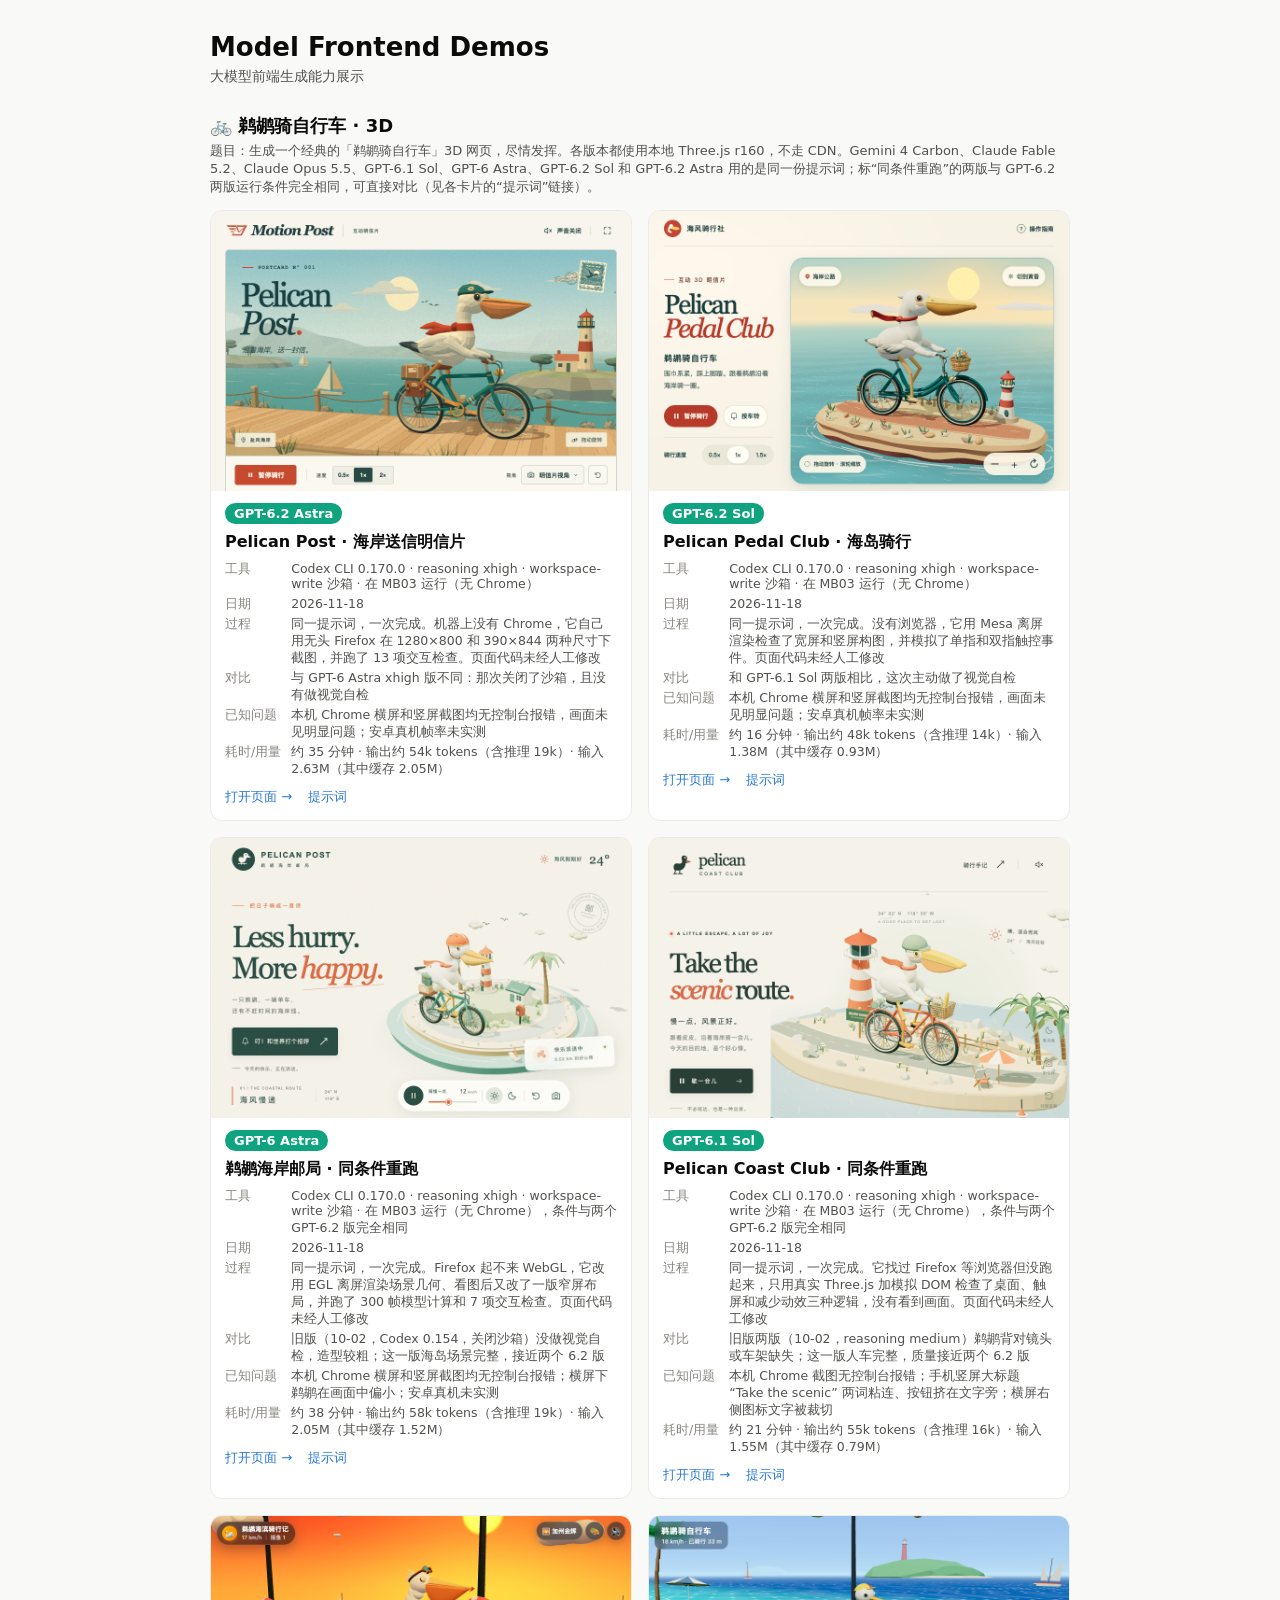
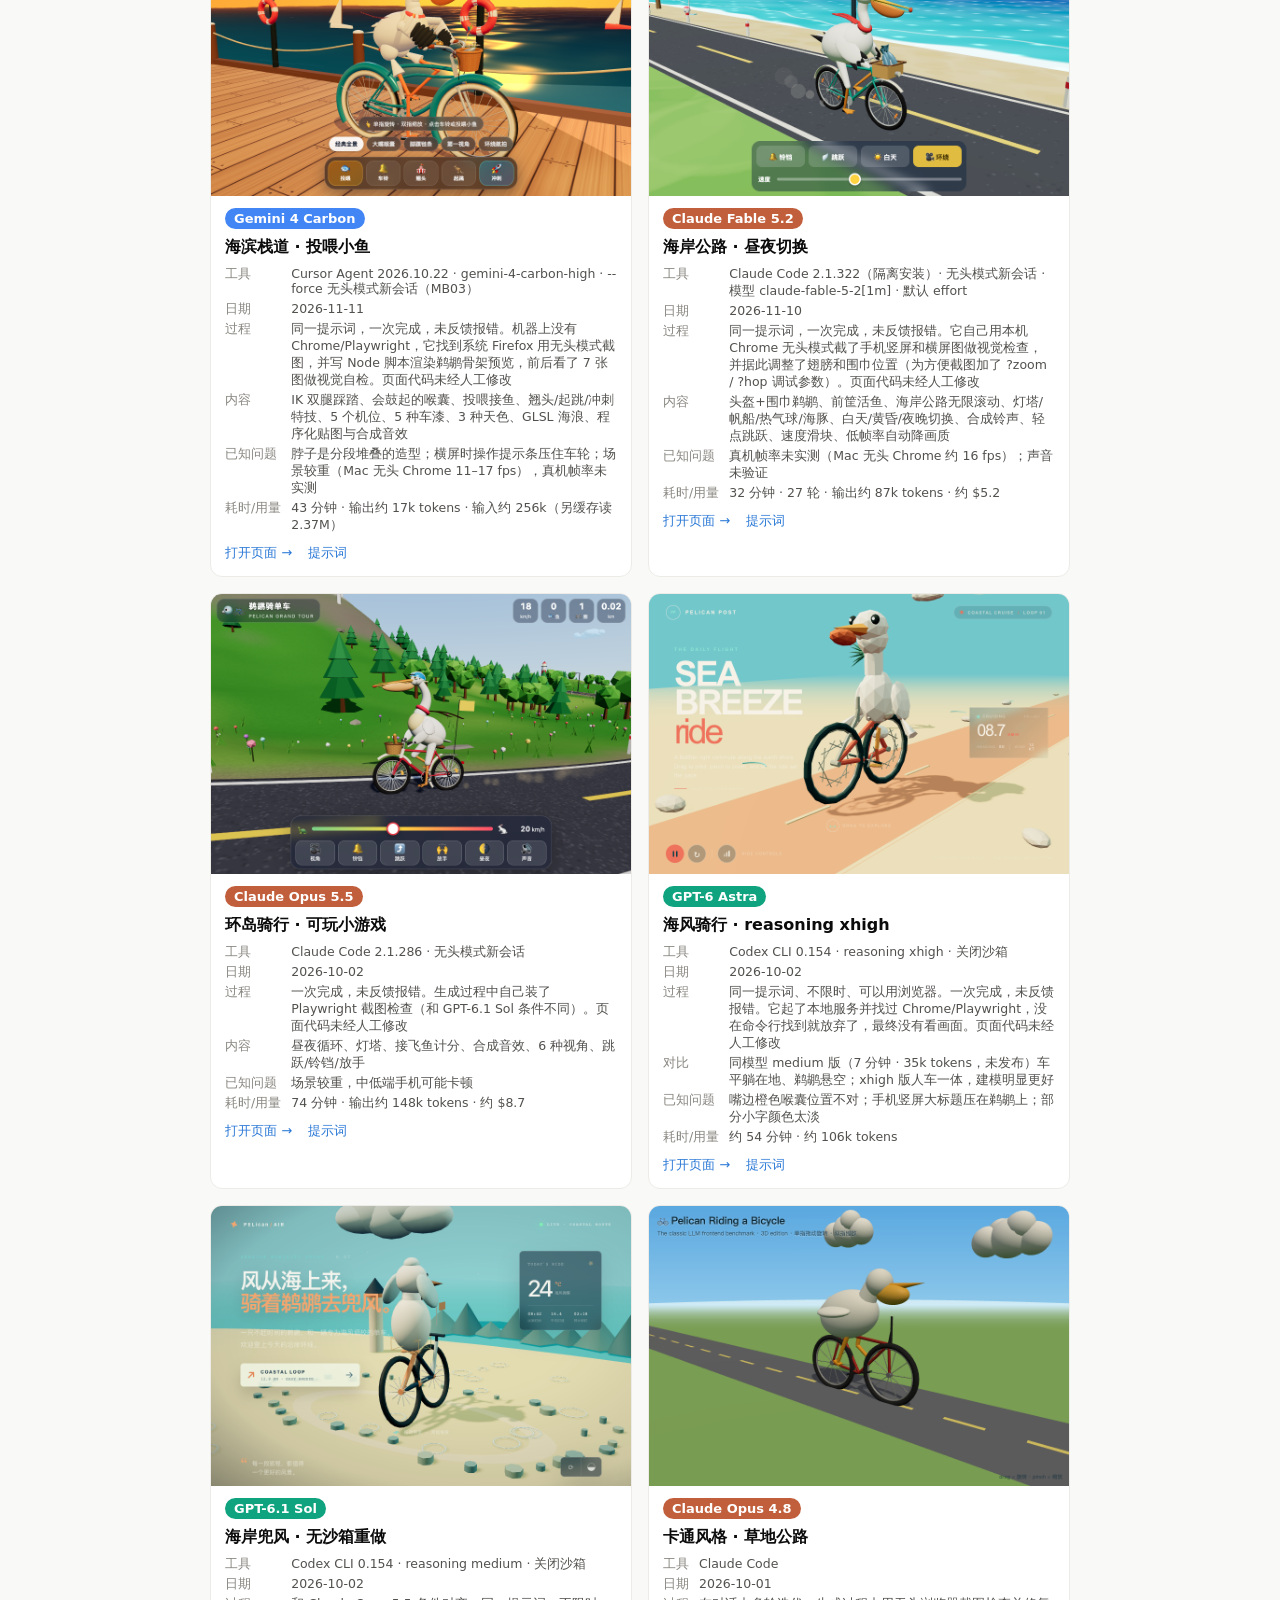
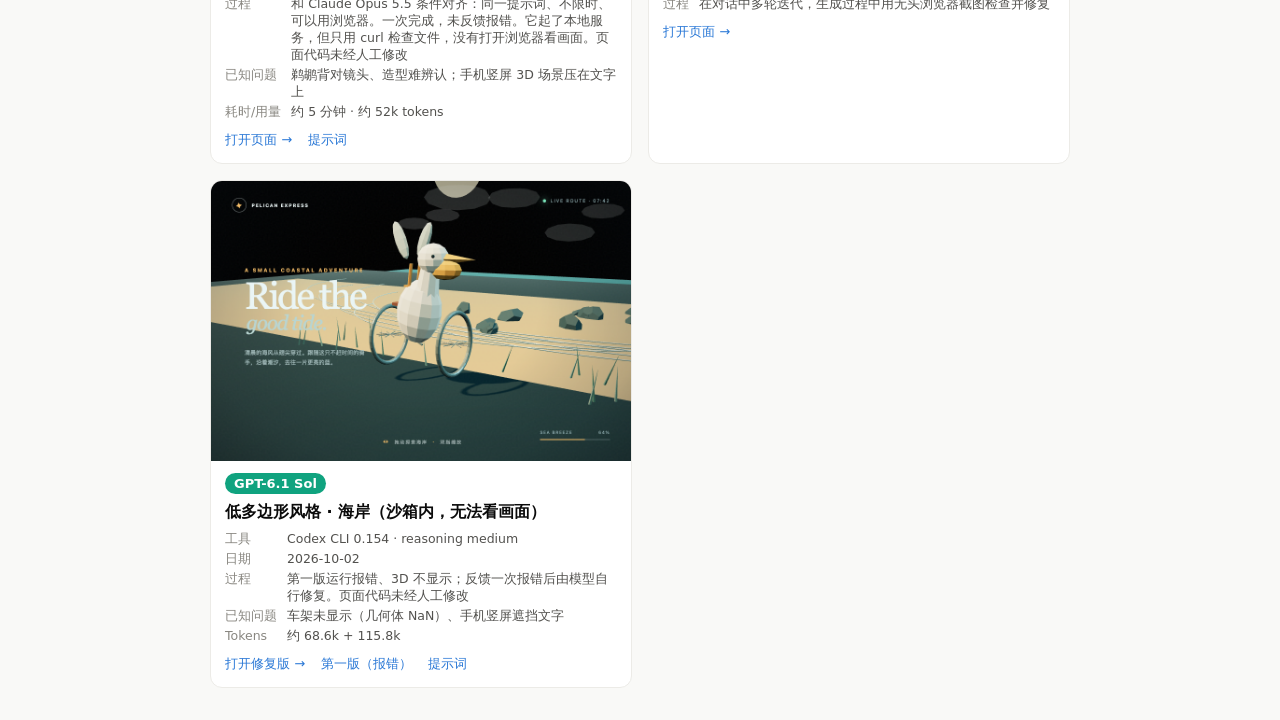
<file: index.html>
<!DOCTYPE html>
<html lang="zh-CN">
<head>
<meta charset="utf-8">
<meta name="viewport" content="width=device-width, initial-scale=1">
<title>Model Frontend Demos</title>
<style>
  * { margin:0; padding:0; box-sizing:border-box; }
  body { background:#f9f9f7; color:#0b0b0b; padding:32px 20px;
    font-family:"PingFang SC","Helvetica Neue",system-ui,sans-serif; }
  main { max-width:860px; margin:0 auto; }
  h1 { font-size:26px; font-weight:800; }
  .sub { color:#52514e; font-size:14px; margin-top:6px; }
  h2.topic { font-size:18px; font-weight:700; margin-top:28px; }
  .topic-sub { color:#52514e; font-size:13px; margin-top:4px; }
  .grid { display:grid; grid-template-columns:repeat(auto-fill,minmax(min(300px,100%),1fr));
    gap:16px; margin-top:14px; }
  .card { background:#fff; border:1px solid #ecebe7; border-radius:12px; overflow:hidden; min-width:0; }
  .card > a { display:block; text-decoration:none; color:inherit; }
  .card img { width:100%; aspect-ratio:3/2; object-fit:cover; display:block; }
  .meta { padding:12px 14px 14px; }
  .model { display:inline-block; font-size:13px; font-weight:700; padding:3px 9px;
    border-radius:999px; color:#fff; }
  .model.claude { background:#c15f3c; }
  .model.gpt { background:#10a37f; }
  .model.gemini { background:#4285f4; }
  .meta h3 { font-size:16px; font-weight:700; margin-top:8px; }
  .meta dl { display:grid; grid-template-columns:auto 1fr; gap:3px 10px; margin-top:8px;
    font-size:12.5px; }
  .meta dt { color:#898781; }
  .meta dd { color:#52514e; }
  .meta .links { margin-top:10px; font-size:13px; }
  .meta .links a { color:#2a78d6; text-decoration:none; margin-right:12px; }
</style>
</head>
<body>
<main>
  <h1>Model Frontend Demos</h1>
  <p class="sub">大模型前端生成能力展示</p>

  <h2 class="topic">🚲 鹈鹕骑自行车 · 3D</h2>
  <p class="topic-sub">题目：生成一个经典的「鹈鹕骑自行车」3D 网页，尽情发挥。各版本都使用本地 Three.js r160，不走 CDN。Gemini 4 Carbon、Claude Fable 5.2、Claude Opus 5.5、GPT-6.1 Sol、GPT-6 Astra、GPT-6.2 Sol 和 GPT-6.2 Astra 用的是同一份提示词；标“同条件重跑”的两版与 GPT-6.2 两版运行条件完全相同，可直接对比（见各卡片的“提示词”链接）。</p>

  <div class="grid">
    <div class="card">
      <a href="./pelican-gpt-6.2-astra-xhigh/"><img src="./pelican-gpt-6.2-astra-xhigh/preview.png" alt="GPT-6.2 Astra xhigh 版本"></a>
      <div class="meta">
        <span class="model gpt">GPT-6.2 Astra</span>
        <h3>Pelican Post · 海岸送信明信片</h3>
        <dl>
          <dt>工具</dt><dd>Codex CLI 0.170.0 · reasoning xhigh · workspace-write 沙箱 · 在 MB03 运行（无 Chrome）</dd>
          <dt>日期</dt><dd>2026-11-18</dd>
          <dt>过程</dt><dd>同一提示词，一次完成。机器上没有 Chrome，它自己用无头 Firefox 在 1280×800 和 390×844 两种尺寸下截图，并跑了 13 项交互检查。页面代码未经人工修改</dd>
          <dt>对比</dt><dd>与 GPT-6 Astra xhigh 版不同：那次关闭了沙箱，且没有做视觉自检</dd>
          <dt>已知问题</dt><dd>本机 Chrome 横屏和竖屏截图均无控制台报错，画面未见明显问题；安卓真机帧率未实测</dd>
          <dt>耗时/用量</dt><dd>约 35 分钟 · 输出约 54k tokens（含推理 19k）· 输入 2.63M（其中缓存 2.05M）</dd>
        </dl>
        <div class="links">
          <a href="./pelican-gpt-6.2-astra-xhigh/">打开页面 →</a>
          <a href="./pelican-gpt-6.2-astra-xhigh/PROMPT.md">提示词</a>
        </div>
      </div>
    </div>

    <div class="card">
      <a href="./pelican-gpt-6.2-sol-xhigh/"><img src="./pelican-gpt-6.2-sol-xhigh/preview.png" alt="GPT-6.2 Sol xhigh 版本"></a>
      <div class="meta">
        <span class="model gpt">GPT-6.2 Sol</span>
        <h3>Pelican Pedal Club · 海岛骑行</h3>
        <dl>
          <dt>工具</dt><dd>Codex CLI 0.170.0 · reasoning xhigh · workspace-write 沙箱 · 在 MB03 运行（无 Chrome）</dd>
          <dt>日期</dt><dd>2026-11-18</dd>
          <dt>过程</dt><dd>同一提示词，一次完成。没有浏览器，它用 Mesa 离屏渲染检查了宽屏和竖屏构图，并模拟了单指和双指触控事件。页面代码未经人工修改</dd>
          <dt>对比</dt><dd>和 GPT-6.1 Sol 两版相比，这次主动做了视觉自检</dd>
          <dt>已知问题</dt><dd>本机 Chrome 横屏和竖屏截图均无控制台报错，画面未见明显问题；安卓真机帧率未实测</dd>
          <dt>耗时/用量</dt><dd>约 16 分钟 · 输出约 48k tokens（含推理 14k）· 输入 1.38M（其中缓存 0.93M）</dd>
        </dl>
        <div class="links">
          <a href="./pelican-gpt-6.2-sol-xhigh/">打开页面 →</a>
          <a href="./pelican-gpt-6.2-sol-xhigh/PROMPT.md">提示词</a>
        </div>
      </div>
    </div>

    <div class="card">
      <a href="./pelican-gpt-6-astra-xhigh-r2/"><img src="./pelican-gpt-6-astra-xhigh-r2/preview.png" alt="GPT-6 Astra xhigh 同条件重跑"></a>
      <div class="meta">
        <span class="model gpt">GPT-6 Astra</span>
        <h3>鹈鹕海岸邮局 · 同条件重跑</h3>
        <dl>
          <dt>工具</dt><dd>Codex CLI 0.170.0 · reasoning xhigh · workspace-write 沙箱 · 在 MB03 运行（无 Chrome），条件与两个 GPT-6.2 版完全相同</dd>
          <dt>日期</dt><dd>2026-11-18</dd>
          <dt>过程</dt><dd>同一提示词，一次完成。Firefox 起不来 WebGL，它改用 EGL 离屏渲染场景几何、看图后又改了一版窄屏布局，并跑了 300 帧模型计算和 7 项交互检查。页面代码未经人工修改</dd>
          <dt>对比</dt><dd>旧版（10-02，Codex 0.154，关闭沙箱）没做视觉自检，造型较粗；这一版海岛场景完整，接近两个 6.2 版</dd>
          <dt>已知问题</dt><dd>本机 Chrome 横屏和竖屏截图均无控制台报错；横屏下鹈鹕在画面中偏小；安卓真机未实测</dd>
          <dt>耗时/用量</dt><dd>约 38 分钟 · 输出约 58k tokens（含推理 19k）· 输入 2.05M（其中缓存 1.52M）</dd>
        </dl>
        <div class="links">
          <a href="./pelican-gpt-6-astra-xhigh-r2/">打开页面 →</a>
          <a href="./pelican-gpt-6-astra-xhigh-r2/PROMPT.md">提示词</a>
        </div>
      </div>
    </div>

    <div class="card">
      <a href="./pelican-gpt-6.1-sol-xhigh-r2/"><img src="./pelican-gpt-6.1-sol-xhigh-r2/preview.png" alt="GPT-6.1 Sol xhigh 同条件重跑"></a>
      <div class="meta">
        <span class="model gpt">GPT-6.1 Sol</span>
        <h3>Pelican Coast Club · 同条件重跑</h3>
        <dl>
          <dt>工具</dt><dd>Codex CLI 0.170.0 · reasoning xhigh · workspace-write 沙箱 · 在 MB03 运行（无 Chrome），条件与两个 GPT-6.2 版完全相同</dd>
          <dt>日期</dt><dd>2026-11-18</dd>
          <dt>过程</dt><dd>同一提示词，一次完成。它找过 Firefox 等浏览器但没跑起来，只用真实 Three.js 加模拟 DOM 检查了桌面、触屏和减少动效三种逻辑，没有看到画面。页面代码未经人工修改</dd>
          <dt>对比</dt><dd>旧版两版（10-02，reasoning medium）鹈鹕背对镜头或车架缺失；这一版人车完整，质量接近两个 6.2 版</dd>
          <dt>已知问题</dt><dd>本机 Chrome 截图无控制台报错；手机竖屏大标题 “Take the scenic” 两词粘连、按钮挤在文字旁；横屏右侧图标文字被裁切</dd>
          <dt>耗时/用量</dt><dd>约 21 分钟 · 输出约 55k tokens（含推理 16k）· 输入 1.55M（其中缓存 0.79M）</dd>
        </dl>
        <div class="links">
          <a href="./pelican-gpt-6.1-sol-xhigh-r2/">打开页面 →</a>
          <a href="./pelican-gpt-6.1-sol-xhigh-r2/PROMPT.md">提示词</a>
        </div>
      </div>
    </div>

    <div class="card">
      <a href="./pelican-gemini-4-carbon-high/"><img src="./pelican-gemini-4-carbon-high/preview.png" alt="Gemini 4 Carbon high 版本"></a>
      <div class="meta">
        <span class="model gemini">Gemini 4 Carbon</span>
        <h3>海滨栈道 · 投喂小鱼</h3>
        <dl>
          <dt>工具</dt><dd>Cursor Agent 2026.10.22 · gemini-4-carbon-high · --force 无头模式新会话（MB03）</dd>
          <dt>日期</dt><dd>2026-11-11</dd>
          <dt>过程</dt><dd>同一提示词，一次完成，未反馈报错。机器上没有 Chrome/Playwright，它找到系统 Firefox 用无头模式截图，并写 Node 脚本渲染鹈鹕骨架预览，前后看了 7 张图做视觉自检。页面代码未经人工修改</dd>
          <dt>内容</dt><dd>IK 双腿踩踏、会鼓起的喉囊、投喂接鱼、翘头/起跳/冲刺特技、5 个机位、5 种车漆、3 种天色、GLSL 海浪、程序化贴图与合成音效</dd>
          <dt>已知问题</dt><dd>脖子是分段堆叠的造型；横屏时操作提示条压住车轮；场景较重（Mac 无头 Chrome 11–17 fps），真机帧率未实测</dd>
          <dt>耗时/用量</dt><dd>43 分钟 · 输出约 17k tokens · 输入约 256k（另缓存读 2.37M）</dd>
        </dl>
        <div class="links">
          <a href="./pelican-gemini-4-carbon-high/">打开页面 →</a>
          <a href="./pelican-gemini-4-carbon-high/PROMPT.md">提示词</a>
        </div>
      </div>
    </div>

    <div class="card">
      <a href="./pelican-claude-fable-5.2/"><img src="./pelican-claude-fable-5.2/preview.png" alt="Claude Fable 5.2 版本"></a>
      <div class="meta">
        <span class="model claude">Claude Fable 5.2</span>
        <h3>海岸公路 · 昼夜切换</h3>
        <dl>
          <dt>工具</dt><dd>Claude Code 2.1.322（隔离安装）· 无头模式新会话 · 模型 claude-fable-5-2[1m] · 默认 effort</dd>
          <dt>日期</dt><dd>2026-11-10</dd>
          <dt>过程</dt><dd>同一提示词，一次完成，未反馈报错。它自己用本机 Chrome 无头模式截了手机竖屏和横屏图做视觉检查，并据此调整了翅膀和围巾位置（为方便截图加了 ?zoom / ?hop 调试参数）。页面代码未经人工修改</dd>
          <dt>内容</dt><dd>头盔+围巾鹈鹕、前筐活鱼、海岸公路无限滚动、灯塔/帆船/热气球/海豚、白天/黄昏/夜晚切换、合成铃声、轻点跳跃、速度滑块、低帧率自动降画质</dd>
          <dt>已知问题</dt><dd>真机帧率未实测（Mac 无头 Chrome 约 16 fps）；声音未验证</dd>
          <dt>耗时/用量</dt><dd>32 分钟 · 27 轮 · 输出约 87k tokens · 约 $5.2</dd>
        </dl>
        <div class="links">
          <a href="./pelican-claude-fable-5.2/">打开页面 →</a>
          <a href="./pelican-claude-fable-5.2/PROMPT.md">提示词</a>
        </div>
      </div>
    </div>

    <div class="card">
      <a href="./pelican-claude-opus-5.5/"><img src="./pelican-claude-opus-5.5/preview.png" alt="Claude Opus 5.5 版本"></a>
      <div class="meta">
        <span class="model claude">Claude Opus 5.5</span>
        <h3>环岛骑行 · 可玩小游戏</h3>
        <dl>
          <dt>工具</dt><dd>Claude Code 2.1.286 · 无头模式新会话</dd>
          <dt>日期</dt><dd>2026-10-02</dd>
          <dt>过程</dt><dd>一次完成，未反馈报错。生成过程中自己装了 Playwright 截图检查（和 GPT-6.1 Sol 条件不同）。页面代码未经人工修改</dd>
          <dt>内容</dt><dd>昼夜循环、灯塔、接飞鱼计分、合成音效、6 种视角、跳跃/铃铛/放手</dd>
          <dt>已知问题</dt><dd>场景较重，中低端手机可能卡顿</dd>
          <dt>耗时/用量</dt><dd>74 分钟 · 输出约 148k tokens · 约 $8.7</dd>
        </dl>
        <div class="links">
          <a href="./pelican-claude-opus-5.5/">打开页面 →</a>
          <a href="./pelican-claude-opus-5.5/PROMPT.md">提示词</a>
        </div>
      </div>
    </div>

    <div class="card">
      <a href="./pelican-gpt-6-astra-xhigh/"><img src="./pelican-gpt-6-astra-xhigh/preview.png" alt="GPT-6 Astra xhigh 版本"></a>
      <div class="meta">
        <span class="model gpt">GPT-6 Astra</span>
        <h3>海风骑行 · reasoning xhigh</h3>
        <dl>
          <dt>工具</dt><dd>Codex CLI 0.154 · reasoning xhigh · 关闭沙箱</dd>
          <dt>日期</dt><dd>2026-10-02</dd>
          <dt>过程</dt><dd>同一提示词、不限时、可以用浏览器。一次完成，未反馈报错。它起了本地服务并找过 Chrome/Playwright，没在命令行找到就放弃了，最终没有看画面。页面代码未经人工修改</dd>
          <dt>对比</dt><dd>同模型 medium 版（7 分钟 · 35k tokens，未发布）车平躺在地、鹈鹕悬空；xhigh 版人车一体，建模明显更好</dd>
          <dt>已知问题</dt><dd>嘴边橙色喉囊位置不对；手机竖屏大标题压在鹈鹕上；部分小字颜色太淡</dd>
          <dt>耗时/用量</dt><dd>约 54 分钟 · 约 106k tokens</dd>
        </dl>
        <div class="links">
          <a href="./pelican-gpt-6-astra-xhigh/">打开页面 →</a>
          <a href="./pelican-gpt-6-astra-xhigh/PROMPT.md">提示词</a>
        </div>
      </div>
    </div>

    <div class="card">
      <a href="./pelican-gpt-6.1-sol-nosandbox/"><img src="./pelican-gpt-6.1-sol-nosandbox/preview.png" alt="GPT-6.1 Sol 无沙箱版本"></a>
      <div class="meta">
        <span class="model gpt">GPT-6.1 Sol</span>
        <h3>海岸兜风 · 无沙箱重做</h3>
        <dl>
          <dt>工具</dt><dd>Codex CLI 0.154 · reasoning medium · 关闭沙箱</dd>
          <dt>日期</dt><dd>2026-10-02</dd>
          <dt>过程</dt><dd>和 Claude Opus 5.5 条件对齐：同一提示词、不限时、可以用浏览器。一次完成，未反馈报错。它起了本地服务，但只用 curl 检查文件，没有打开浏览器看画面。页面代码未经人工修改</dd>
          <dt>已知问题</dt><dd>鹈鹕背对镜头、造型难辨认；手机竖屏 3D 场景压在文字上</dd>
          <dt>耗时/用量</dt><dd>约 5 分钟 · 约 52k tokens</dd>
        </dl>
        <div class="links">
          <a href="./pelican-gpt-6.1-sol-nosandbox/">打开页面 →</a>
          <a href="./pelican-gpt-6.1-sol-nosandbox/PROMPT.md">提示词</a>
        </div>
      </div>
    </div>

    <div class="card">
      <a href="./pelican/"><img src="./pelican/preview.png" alt="Claude Opus 4.8 版本"></a>
      <div class="meta">
        <span class="model claude">Claude Opus 4.8</span>
        <h3>卡通风格 · 草地公路</h3>
        <dl>
          <dt>工具</dt><dd>Claude Code</dd>
          <dt>日期</dt><dd>2026-10-01</dd>
          <dt>过程</dt><dd>在对话中多轮迭代，生成过程中用无头浏览器截图检查并修复</dd>
        </dl>
        <div class="links"><a href="./pelican/">打开页面 →</a></div>
      </div>
    </div>

    <div class="card">
      <a href="./pelican-gpt-6.1-sol/"><img src="./pelican-gpt-6.1-sol/preview.png" alt="GPT-6.1 Sol 版本"></a>
      <div class="meta">
        <span class="model gpt">GPT-6.1 Sol</span>
        <h3>低多边形风格 · 海岸（沙箱内，无法看画面）</h3>
        <dl>
          <dt>工具</dt><dd>Codex CLI 0.154 · reasoning medium</dd>
          <dt>日期</dt><dd>2026-10-02</dd>
          <dt>过程</dt><dd>第一版运行报错、3D 不显示；反馈一次报错后由模型自行修复。页面代码未经人工修改</dd>
          <dt>已知问题</dt><dd>车架未显示（几何体 NaN）、手机竖屏遮挡文字</dd>
          <dt>Tokens</dt><dd>约 68.6k + 115.8k</dd>
        </dl>
        <div class="links">
          <a href="./pelican-gpt-6.1-sol/">打开修复版 →</a>
          <a href="./pelican-gpt-6.1-sol/v1.html">第一版（报错）</a>
          <a href="./pelican-gpt-6.1-sol/PROMPT.md">提示词</a>
        </div>
      </div>
    </div>
  </div>
</main>
</body>
</html>
</file>
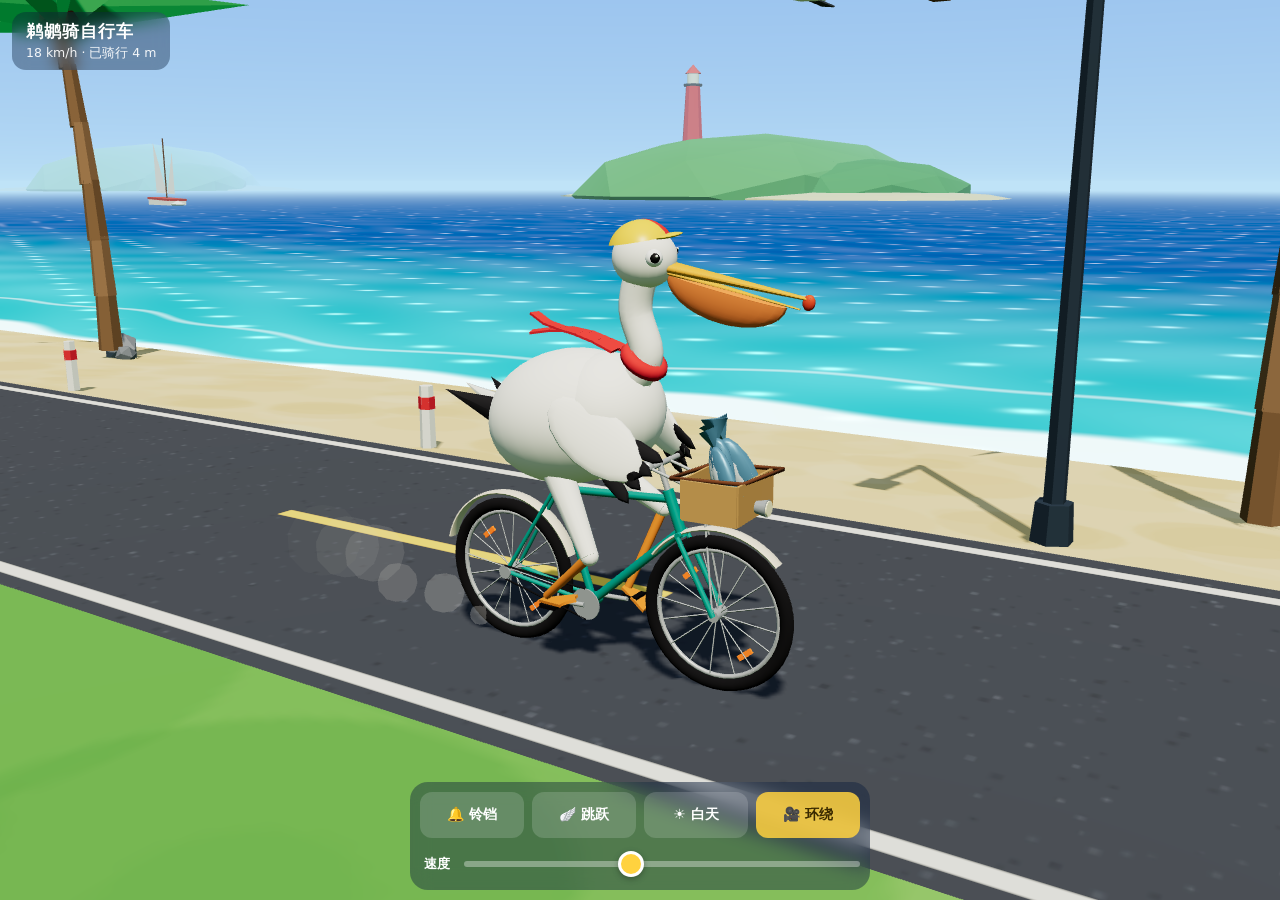
<file: pelican-claude-fable-5.2/index.html>
<!DOCTYPE html>
<html lang="zh-CN">
<head>
<meta charset="utf-8">
<meta name="viewport" content="width=device-width, initial-scale=1, maximum-scale=1, user-scalable=no, viewport-fit=cover">
<meta name="theme-color" content="#2f7fe0">
<title>鹈鹕骑自行车 · Pelican on a Bicycle</title>
<link rel="stylesheet" href="./css/style.css">
<script type="importmap">
{
  "imports": {
    "three": "./vendor/three.module.js",
    "three/addons/": "./vendor/addons/"
  }
}
</script>
</head>
<body>
<canvas id="scene"></canvas>

<div id="hud">
  <div class="title">鹈鹕骑自行车</div>
  <div class="stats"><span id="kmh">18</span> km/h · 已骑行 <span id="dist">0</span> m</div>
</div>

<div id="hint">单指拖动旋转 · 双指缩放 · 点一下画面让它跳</div>

<div id="panel">
  <div class="row">
    <button id="btnBell" type="button">🔔 铃铛</button>
    <button id="btnHop" type="button">🪽 跳跃</button>
    <button id="btnTime" type="button">☀️ 白天</button>
    <button id="btnCam" type="button" class="on">🎥 环绕</button>
  </div>
  <div class="row slider">
    <label for="speed">速度</label>
    <input id="speed" type="range" min="0" max="12" step="0.1" value="5">
  </div>
</div>

<div id="loading">加载中…</div>
<pre id="err"></pre>

<script>
  // 手机上没有控制台：把脚本错误直接显示在页面上
  window.addEventListener('error', function (e) {
    var el = document.getElementById('err');
    el.style.display = 'block';
    el.textContent += (e.message || '资源加载失败') + (e.filename ? '\n' + e.filename + ':' + e.lineno : '') + '\n';
  }, true);
  window.addEventListener('unhandledrejection', function (e) {
    var el = document.getElementById('err');
    el.style.display = 'block';
    el.textContent += String(e.reason && e.reason.stack || e.reason) + '\n';
  });
</script>
<script type="module" src="./js/main.js"></script>
</body>
</html>
</file>
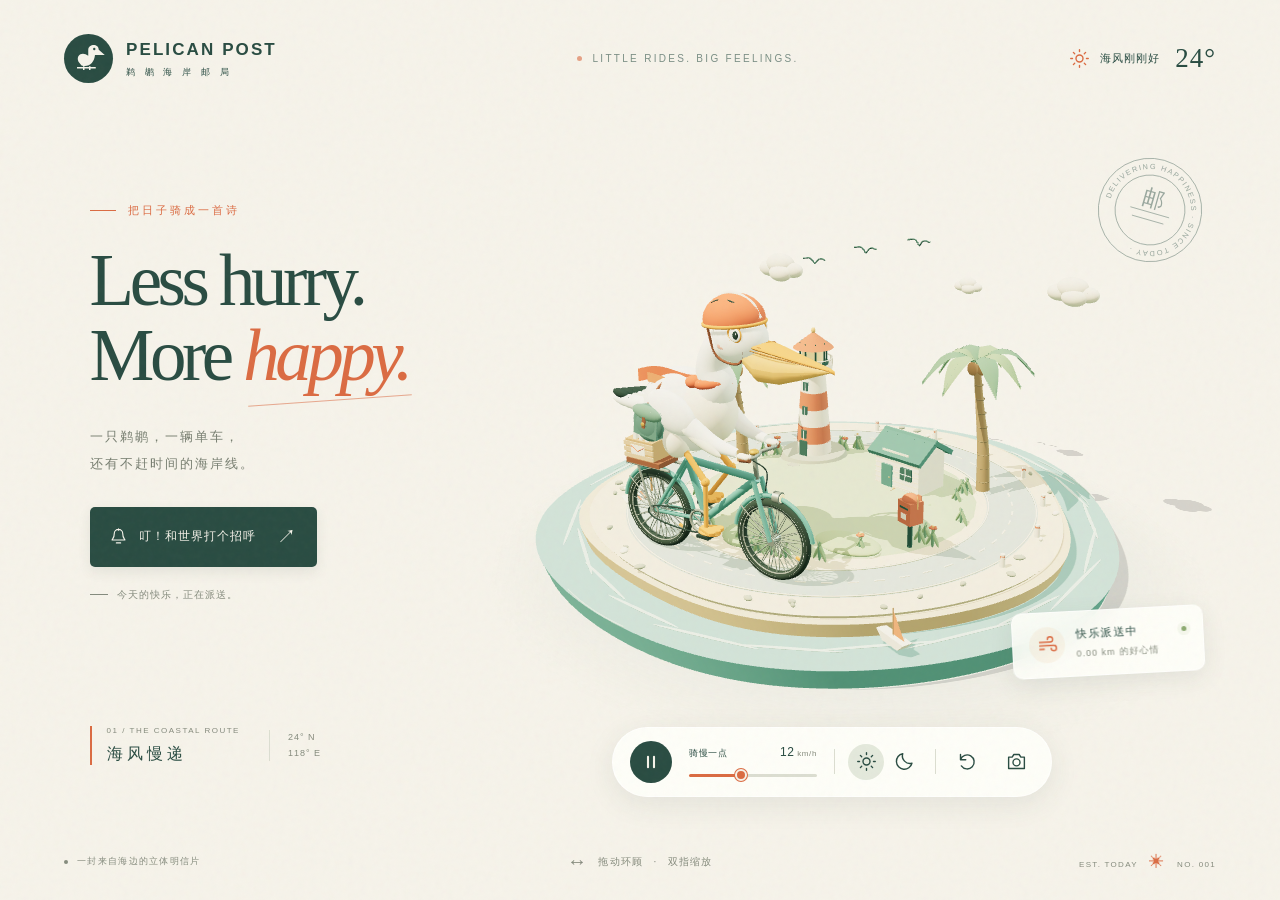
<file: pelican-gpt-6-astra-xhigh-r2/index.html>
<!doctype html>
<html lang="zh-CN">
<head>
  <meta charset="UTF-8">
  <meta name="viewport" content="width=device-width, initial-scale=1, viewport-fit=cover">
  <meta name="theme-color" content="#f6f3ea">
  <meta name="description" content="一只鹈鹕，一辆单车，还有不赶时间的海岸线。欢迎来到 Pelican Post 的交互式 3D 小岛。">
  <title>Pelican Post — 把日子骑成一首诗</title>
  <link rel="icon" href="data:image/svg+xml,%3Csvg xmlns='http://www.w3.org/2000/svg' viewBox='0 0 64 64'%3E%3Crect width='64' height='64' rx='18' fill='%232c5046'/%3E%3Cpath d='M17 40Q12 23 30 25V17Q41 9 44 22L58 28H42Q40 44 24 45Z' fill='%23fff5df'/%3E%3Ccircle cx='39' cy='21' r='2' fill='%232c5046'/%3E%3C/svg%3E">
  <link rel="stylesheet" href="./style.css">
  <script type="importmap">
    {"imports":{"three":"./vendor/three.module.js","three/addons/":"./vendor/addons/"}}
  </script>
</head>
<body>
  <svg class="svg-defs" xmlns="http://www.w3.org/2000/svg" aria-hidden="true"><defs>
    <symbol id="i-bell" viewBox="0 0 24 24"><path d="M18 8a6 6 0 0 0-12 0c0 7-3 7-3 9h18c0-2-3-2-3-9ZM9 21h6M12 1v2"/></symbol>
    <symbol id="i-sun" viewBox="0 0 24 24"><circle cx="12" cy="12" r="4"/><path d="M12 2v2m0 16v2M2 12h2m16 0h2M5 5l1.5 1.5m11 11L19 19M5 19l1.5-1.5m11-11L19 5"/></symbol>
    <symbol id="i-moon" viewBox="0 0 24 24"><path d="M20.5 14A8.7 8.7 0 0 1 10 3a9 9 0 1 0 10.5 11Z"/></symbol>
    <symbol id="i-camera" viewBox="0 0 24 24"><path d="M3 7h4l2-3h6l2 3h4v13H3Z"/><circle cx="12" cy="13" r="4"/></symbol>
    <symbol id="i-reset" viewBox="0 0 24 24"><path d="M4 10a8 8 0 1 1 1 7M4 4v6h6"/></symbol>
    <symbol id="i-pause" viewBox="0 0 24 24"><path d="M8 5v14M16 5v14"/></symbol>
    <symbol id="i-play" viewBox="0 0 24 24"><path d="m8 4 12 8-12 8Z"/></symbol>
    <symbol id="i-arrow" viewBox="0 0 24 24"><path d="M4 12h15m-6-6 6 6-6 6"/></symbol>
    <symbol id="i-wind" viewBox="0 0 24 24"><path d="M3 8h12a3 3 0 1 0-3-3M3 12h16a3 3 0 1 1-3 3M3 16h5"/></symbol>
  </defs></svg>

  <header class="header">
    <a class="brand" href="./" aria-label="Pelican Post 首页">
      <span class="brand-mark"><svg viewBox="0 0 48 48" aria-hidden="true"><path d="M10 29c-4-10 6-14 13-8V13c0-8 14-9 14 0l8 7H32c-1 10-8 17-18 14Z" fill="currentColor"/><circle cx="31" cy="12" r="1.6" fill="#2c5046"/><path d="M8 37h25M17 35v5m8-5v5" stroke="currentColor" stroke-width="2"/></svg></span>
      <span class="brand-type">PELICAN POST<span>鹈 鹕 海 岸 邮 局</span></span>
    </a>
    <div class="header-center"><span class="tiny-dot"></span> LITTLE RIDES. BIG FEELINGS.</div>
    <div class="weather"><svg><use href="#i-sun"/></svg><span id="weather-text">海风刚刚好</span><span class="weather-temp" id="temperature">24°</span></div>
  </header>

  <main>
    <section class="hero" aria-labelledby="hero-title">
      <div class="eyebrow"><span></span> 把日子骑成一首诗</div>
      <h1 id="hero-title">Less hurry.<br>More <em>happy.</em></h1>
      <p class="hero-description">一只鹈鹕，一辆单车，<br>还有不赶时间的海岸线。</p>
      <button class="bell-cta" id="bell-button" aria-label="按响车铃，和世界打个招呼" title="按响车铃"><svg><use href="#i-bell"/></svg><span>叮！和世界打个招呼</span><span class="cta-arrow">↗</span></button>
      <div class="hero-note"><span class="note-line"></span> 今天的快乐，正在派送。</div>
    </section>

    <section id="stage" class="stage" aria-label="可交互的 3D 鹈鹕骑车小岛。拖动旋转，双指缩放。">
      <canvas id="scene" aria-label="鹈鹕邮差骑着薄荷绿自行车，经过灯塔与海岸" tabindex="0"></canvas>
      <div id="loading" class="loading"><span class="loading-wheel"></span><span>海风正在赶来…</span></div>
      <div id="webgl-error" class="webgl-error" hidden><span>海风暂时迷路了</span><p>当前浏览器无法开启 3D。请在支持 WebGL 的浏览器中重新打开。</p><button id="reload-button">再试一次 ↗</button></div>
    </section>

    <div class="postmark" aria-hidden="true"><svg viewBox="0 0 150 150"><defs><path id="stamp-circle" d="M75 75 m-54 0 a54 54 0 1 1 108 0 a54 54 0 1 1-108 0"/></defs><circle cx="75" cy="75" r="68"/><circle cx="75" cy="75" r="46"/><text><textPath href="#stamp-circle" startOffset="0">DELIVERING HAPPINESS · SINCE TODAY · </textPath></text><path d="M49 78h53M54 88h43"/><text class="stamp-center" x="75" y="69" text-anchor="middle">邮</text></svg></div>

    <div class="scene-label"><span class="label-line"></span><div><span class="label-top">01 / THE COASTAL ROUTE</span><strong>海风慢递</strong></div><span class="label-coordinates">24° N<br>118° E</span></div>

    <aside class="ride-card" aria-label="骑行状态"><span class="ride-card-icon"><svg><use href="#i-wind"/></svg></span><div><span class="ride-card-title" id="ride-status">快乐派送中</span><span class="ride-card-sub"><span id="distance">0.00</span> km 的好心情</span></div><span class="live-dot" id="live-dot"></span></aside>

    <div class="controls" aria-label="场景控制">
      <button class="play-button icon-button" id="play-button" aria-label="暂停骑行" title="暂停骑行" aria-pressed="false"><svg><use id="play-icon" href="#i-pause"/></svg></button>
      <div class="speed-control"><label for="speed">骑慢一点 <span id="speed-value">12<span> km/h</span></span></label><input id="speed" aria-label="骑行速度" type="range" min="4" max="24" step="1" value="12"></div>
      <span class="control-divider"></span>
      <div class="theme-controls" aria-label="昼夜模式"><button class="icon-button active" id="day-button" aria-label="白昼" title="白昼" aria-pressed="true"><svg><use href="#i-sun"/></svg></button><button class="icon-button" id="night-button" aria-label="夜晚" title="夜晚" aria-pressed="false"><svg><use href="#i-moon"/></svg></button></div>
      <span class="control-divider"></span>
      <button class="icon-button" id="reset-button" aria-label="恢复初始视角" title="恢复初始视角"><svg><use href="#i-reset"/></svg></button>
      <button class="icon-button camera-button" id="photo-button" aria-label="保存明信片" title="保存明信片"><svg><use href="#i-camera"/></svg></button>
    </div>

    <div id="toast" class="toast" role="status" aria-live="polite"></div>
    <div class="ding" id="ding" aria-hidden="true">叮铃 ♪</div>
  </main>

  <footer class="footer"><div class="footer-left"><span class="footer-dot"></span> 一封来自海边的立体明信片</div><div class="gesture-hint"><span class="drag-symbol">↔</span> 拖动环顾 <span>·</span> 双指缩放</div><span class="footer-edition">EST. TODAY <span>✳</span> NO. 001</span></footer>
  <script type="module" src="./app.js"></script>
</body>
</html>
</file>
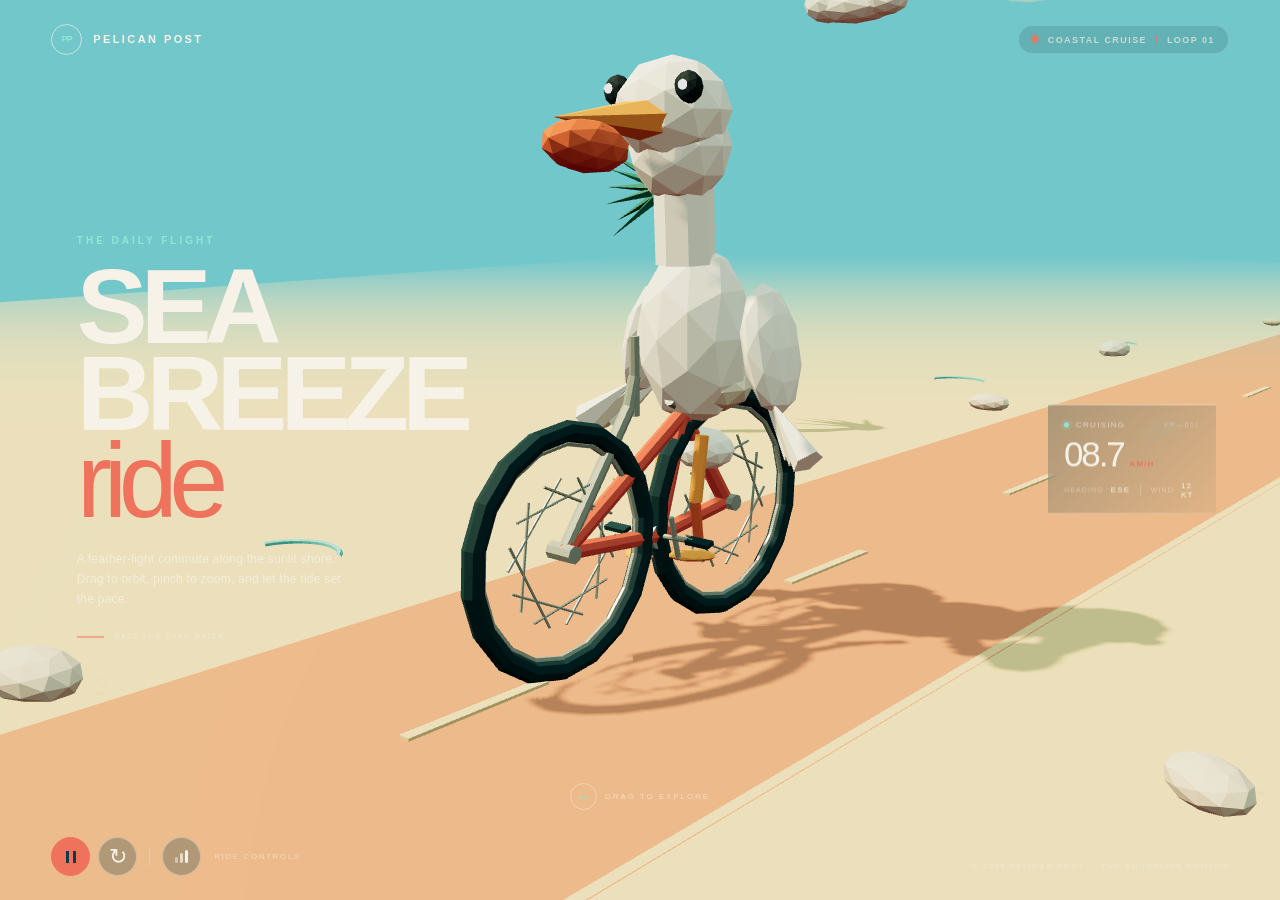
<file: pelican-gpt-6-astra-xhigh/index.html>
<!doctype html>
<html lang="en">
<head>
  <meta charset="UTF-8" />
  <meta name="viewport" content="width=device-width, initial-scale=1, viewport-fit=cover, user-scalable=no" />
  <meta name="theme-color" content="#0e5260" />
  <title>Pelican Post — Sea Breeze Ride</title>
  <link rel="stylesheet" href="./styles.css" />
  <script type="importmap">
    {
      "imports": {
        "three": "./vendor/three.module.js",
        "three/addons/": "./vendor/addons/"
      }
    }
  </script>
</head>
<body>
  <main id="app">
    <canvas id="scene" aria-label="Interactive 3D pelican riding a bicycle along the coast"></canvas>

    <header class="masthead">
      <a class="wordmark" href="." aria-label="Pelican Post home">
        <span class="wordmark-mark">PP</span>
        <span>PELICAN POST</span>
      </a>
      <div class="route-chip"><span class="route-dot"></span> COASTAL CRUISE <b>/</b> LOOP 01</div>
    </header>

    <section class="intro" aria-label="Ride information">
      <p class="eyebrow">THE DAILY FLIGHT</p>
      <h1>SEA BREEZE<br /><em>ride</em></h1>
      <p class="dek">A feather-light commute along the sunlit shore. Drag to orbit, pinch to zoom, and let the tide set the pace.</p>
      <div class="mini-rule"><span></span><small>MADE FOR OPEN WATER</small></div>
    </section>

    <aside class="telemetry" aria-label="Ride telemetry">
      <div class="telemetry-top"><span class="live-dot"></span><span id="rideState">CRUISING</span><span class="telemetry-id">PP—001</span></div>
      <div class="speed-line"><strong id="speedValue">08.4</strong><span>KM/H</span></div>
      <div class="telemetry-foot"><span>HEADING</span><b id="headingValue">ESE</b><i></i><span>WIND</span><b>12 KT</b></div>
    </aside>

    <div class="hint"><span class="gesture-icon">↔</span><span>DRAG TO EXPLORE</span></div>

    <nav class="controls" aria-label="Ride controls">
      <button id="playToggle" class="control-button control-primary" type="button" aria-label="Pause ride" data-tip="Pause ride"><span class="icon-pause"></span></button>
      <button id="resetCamera" class="control-button" type="button" aria-label="Reset view" data-tip="Reset view"><span class="icon-reset">↻</span></button>
      <div class="control-divider"></div>
      <button id="detailToggle" class="control-button detail-button" type="button" aria-label="Toggle detail mode" data-tip="Toggle detail"><span class="detail-bars"><i></i><i></i><i></i></span></button>
      <span class="controls-label">RIDE CONTROLS</span>
    </nav>

    <footer class="footer-note"><span>© 2025 PELICAN POST</span><span>THE SHORELINE EDITION</span></footer>
    <div class="loader" id="loader"><span class="loader-mark">PP</span><span>SETTING THE SCENE</span></div>
  </main>
  <script type="module" src="./app.js"></script>
</body>
</html>
</file>
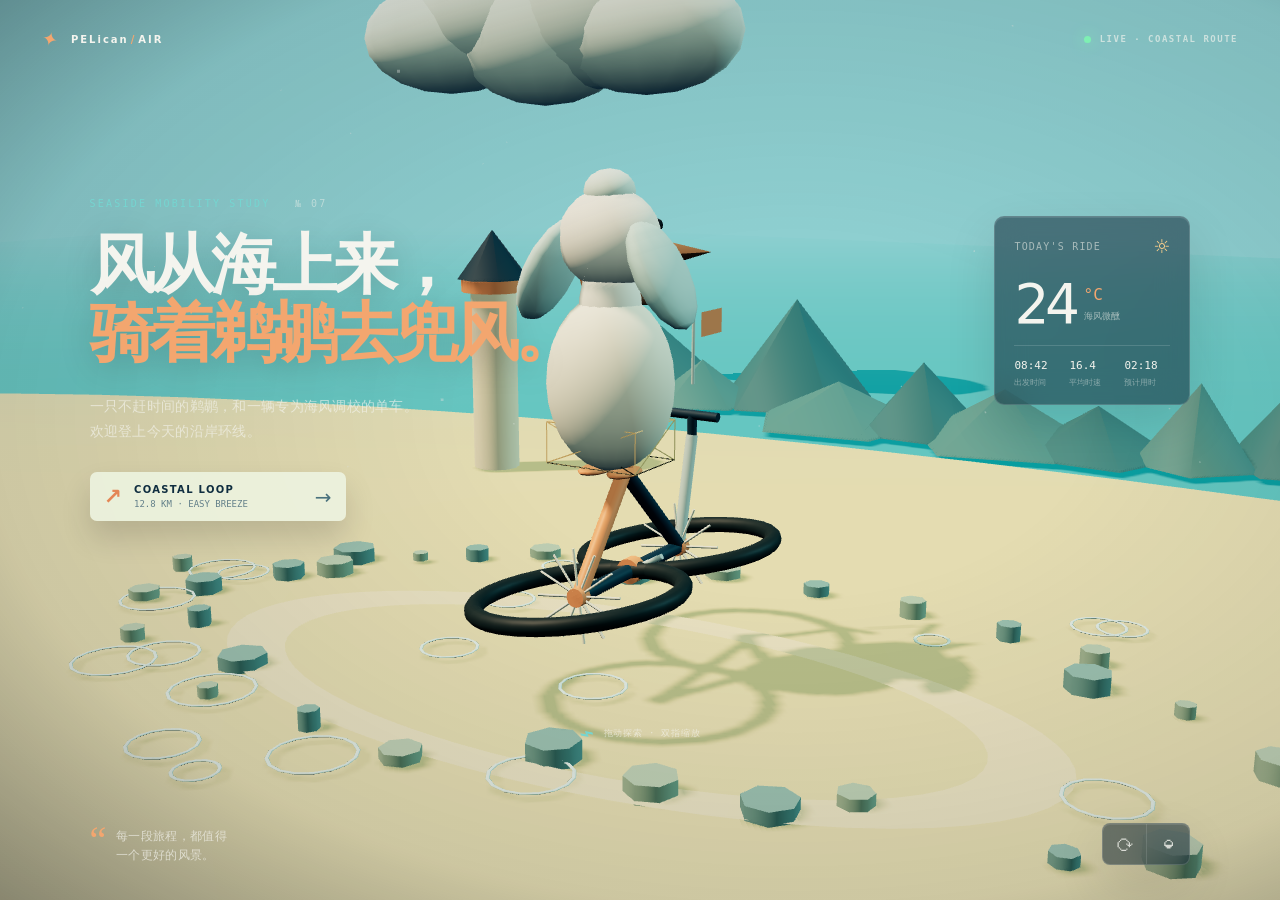
<file: pelican-gpt-6.1-sol-nosandbox/index.html>
<!doctype html>
<html lang="zh-CN">
<head>
  <meta charset="UTF-8" />
  <meta name="viewport" content="width=device-width, initial-scale=1, viewport-fit=cover, user-scalable=no" />
  <meta name="theme-color" content="#08192b" />
  <title>Pelican Air · 鹈鹕骑行计划</title>
  <link rel="stylesheet" href="./style.css" />
  <script type="importmap">
    {
      "imports": {
        "three": "./vendor/three.module.js",
        "three/addons/": "./vendor/addons/"
      }
    }
  </script>
</head>
<body>
  <main id="app">
    <div id="canvas-wrap"></div>
    <div class="vignette"></div>
    <header class="topbar">
      <div class="brand"><span class="brand-mark">✦</span><span>PELican<span class="brand-accent">/</span>AIR</span></div>
      <div class="top-status"><span class="status-dot"></span><span>LIVE · COASTAL ROUTE</span></div>
    </header>
    <section class="hero-copy">
      <p class="eyebrow">SEASIDE MOBILITY STUDY <span>№ 07</span></p>
      <h1>风从海上来，<br><em>骑着鹈鹕去兜风。</em></h1>
      <p class="intro">一只不赶时间的鹈鹕，和一辆专为海风调校的单车。<br class="desktop-only">欢迎登上今天的沿岸环线。</p>
      <div class="route-pill"><span class="route-icon">↗</span><span><b>COASTAL LOOP</b><small>12.8 KM · EASY BREEZE</small></span><span class="route-arrow">→</span></div>
    </section>
    <aside class="ride-card glass">
      <div class="card-top"><span class="label">TODAY'S RIDE</span><span class="sun-icon">☼</span></div>
      <div class="temp"><strong>24</strong><span>°C<br><small>海风微醺</small></span></div>
      <div class="card-line"></div>
      <div class="stats"><span><b>08:42</b><small>出发时间</small></span><span><b>16.4</b><small>平均时速</small></span><span><b>02:18</b><small>预计用时</small></span></div>
    </aside>
    <div class="scene-hint"><span class="gesture-icon">⌁</span><span>拖动探索 · 双指缩放</span></div>
    <div class="bottom-ui">
      <div class="quote"><span class="quote-mark">“</span><span>每一段旅程，都值得<br>一个更好的风景。</span></div>
      <div class="controls glass"><button id="camera-btn" aria-label="重置视角">⟳</button><button id="sound-btn" aria-label="声音开关">◒</button></div>
    </div>
    <div class="loading" id="loading"><span class="loader"></span>正在准备海风...</div>
  </main>
  <script type="module" src="./app.js"></script>
</body>
</html>
</file>
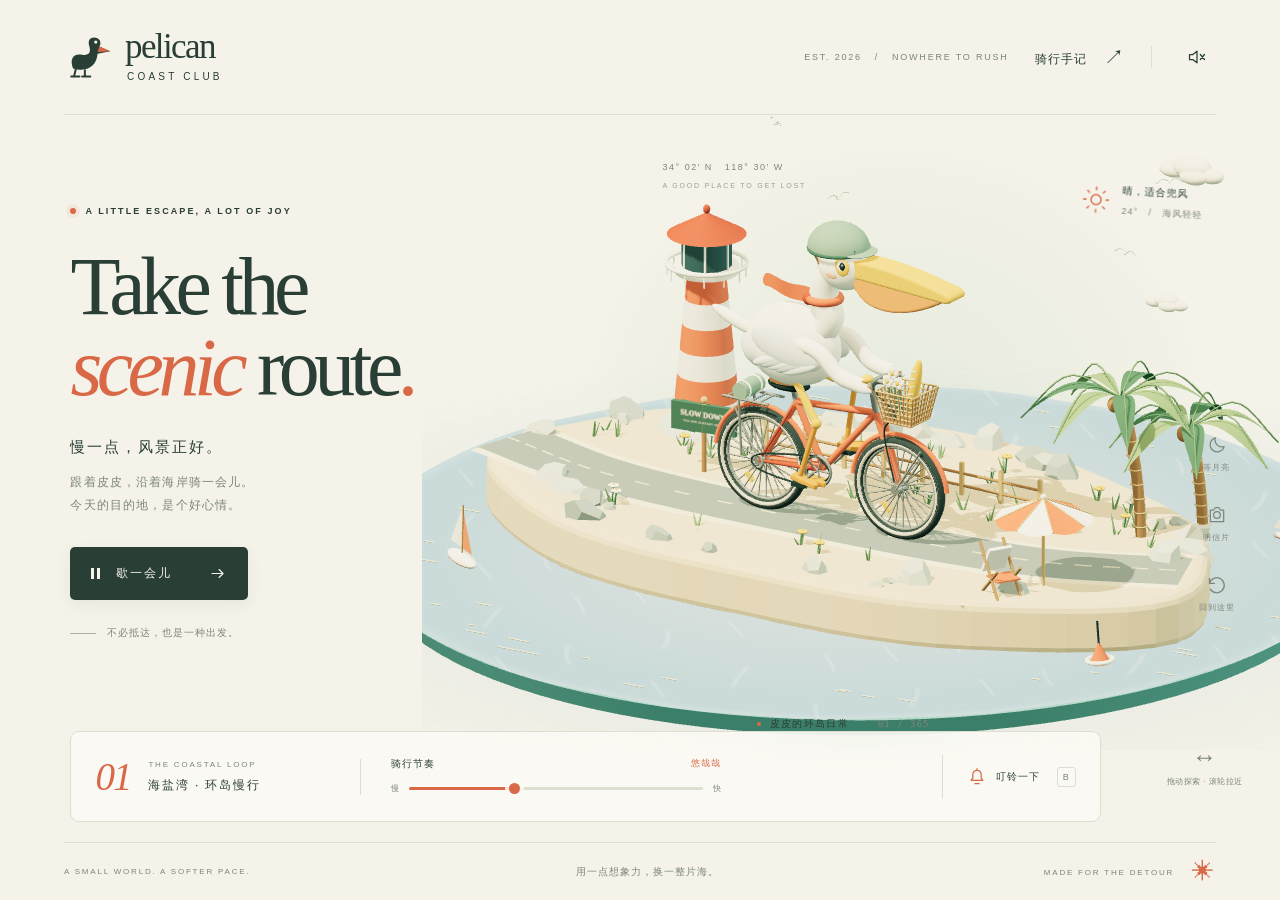
<file: pelican-gpt-6.1-sol-xhigh-r2/index.html>
<!doctype html>
<html lang="zh-CN">
<head>
  <meta charset="UTF-8">
  <meta name="viewport" content="width=device-width, initial-scale=1, viewport-fit=cover">
  <meta name="theme-color" content="#f4f2e9">
  <meta name="description" content="一只鹈鹕、一辆单车、一段无须赶路的海岸时光。可触摸的 Three.js 海岸微缩世界。">
  <title>Pelican Coast — 慢一点，风景正好</title>
  <link rel="icon" href="data:image/svg+xml,%3Csvg xmlns='http://www.w3.org/2000/svg' viewBox='0 0 64 64'%3E%3Crect width='64' height='64' rx='18' fill='%23283e35'/%3E%3Cpath d='M16 47Q11 30 25 32Q36 32 33 19Q32 10 41 13Q47 15 43 21L58 24L42 28Q40 48 16 47' fill='%23f4f2e9'/%3E%3Ccircle cx='40' cy='17' r='2' fill='%23283e35'/%3E%3C/svg%3E">
  <link rel="stylesheet" href="./style.css">
  <script type="importmap">
    {"imports":{"three":"./vendor/three.module.js","three/addons/":"./vendor/addons/"}}
  </script>
</head>
<body>
  <svg class="svg-defs" aria-hidden="true" xmlns="http://www.w3.org/2000/svg">
    <defs>
      <symbol id="i-sun" viewBox="0 0 24 24"><circle cx="12" cy="12" r="4"/><path d="M12 2v2m0 16v2M2 12h2m16 0h2M5 5l1.5 1.5m11 11L19 19M5 19l1.5-1.5m11-11L19 5"/></symbol>
      <symbol id="i-moon" viewBox="0 0 24 24"><path d="M20.5 14A8.5 8.5 0 0 1 10 3.5 8.5 8.5 0 1 0 20.5 14Z"/></symbol>
      <symbol id="i-bell" viewBox="0 0 24 24"><path d="M5 16h14l-2-3V9a5 5 0 0 0-10 0v4l-2 3ZM9.5 20h5M12 2v2"/></symbol>
      <symbol id="i-arrow" viewBox="0 0 24 24"><path d="M5 12h14m-5-5 5 5-5 5"/></symbol>
      <symbol id="i-camera" viewBox="0 0 24 24"><path d="M4 6h4l2-3h4l2 3h4v14H4Z"/><circle cx="12" cy="12" r="4"/></symbol>
      <symbol id="i-reset" viewBox="0 0 24 24"><path d="M3 10a9 9 0 1 1 1 7M3 4v6h6"/></symbol>
      <symbol id="i-close" viewBox="0 0 24 24"><path d="m6 6 12 12M6 18 18 6"/></symbol>
      <symbol id="i-sound" viewBox="0 0 24 24"><path d="M3 9h4l5-4v14l-5-4H3ZM16 8a6 6 0 0 1 0 8m3-11a10 10 0 0 1 0 14"/></symbol>
      <symbol id="i-muted" viewBox="0 0 24 24"><path d="M3 9h4l5-4v14l-5-4H3Zm13 0 5 6m0-6-5 6"/></symbol>
      <symbol id="i-wind" viewBox="0 0 24 24"><path d="M3 8h13a3 3 0 1 0-3-3M3 12h17M3 16h10a3 3 0 1 1-3 3"/></symbol>
    </defs>
  </svg>

  <header class="site-header">
    <a class="brand" href="./" aria-label="Pelican Coast 首页">
      <svg class="brand-bird" viewBox="0 0 54 54" aria-hidden="true"><path d="M10 39c-4-10 0-17 10-15 7 1 10-2 8-9-2-6 0-10 5-10 6 0 9 5 6 10l12 5-14 3c-1 13-11 21-27 16Z" fill="currentColor"/><path d="m13 40-2 8m12-7v7m-15 0h9m3 0h9" fill="none" stroke="currentColor" stroke-width="2.2" stroke-linecap="round"/><circle cx="35" cy="10" r="1.8" fill="var(--paper)"/><path d="m39 15 12 5-14 1" fill="var(--coral)"/></svg>
      <span>pelican<span class="brand-second">coast club</span></span>
    </a>
    <nav class="header-actions" aria-label="页面操作">
      <span class="header-caption">EST. 2026 &nbsp; / &nbsp; NOWHERE TO RUSH</span>
      <button class="text-button" id="journal-open">骑行手记 <span aria-hidden="true">↗</span></button>
      <span class="header-divider"></span>
      <button class="icon-button" id="sound-button" aria-label="开启海风声" aria-pressed="false" title="海风声"><svg><use href="#i-muted"/></svg></button>
    </nav>
  </header>

  <main>
    <section class="experience" aria-label="鹈鹕海岸骑行互动场景">
      <div class="hero-copy">
        <div class="eyebrow"><span class="status-dot"></span> A LITTLE ESCAPE, A LOT OF JOY</div>
        <h1>Take the<br><em>scenic</em> route<span class="coral-period">.</span></h1>
        <p class="intro">慢一点，风景正好。<br><span>跟着皮皮，沿着海岸骑一会儿。<br class="desktop-break">今天的目的地，是个好心情。</span></p>
        <button id="ride-button" class="ride-button" aria-pressed="true"><span class="ride-icon" aria-hidden="true"><span></span><span></span></span><span id="ride-label">歇一会儿</span><svg><use href="#i-arrow"/></svg></button>
        <div class="little-note"><span class="note-line"></span><span>不必抵达，也是一种出发。</span></div>
      </div>

      <div class="scene-wrap" id="scene-wrap">
        <div class="scene-halo" aria-hidden="true"></div>
        <div id="scene" role="img" aria-label="一只戴着绿色头盔、系着橙色围巾的鹈鹕，骑着珊瑚色自行车，经过有灯塔、沙滩和帆船的海岸。拖动旋转视角，双指缩放。"></div>
        <div id="loading" class="loading"><span class="loading-wheel"></span><span>海风正在赶来…</span></div>
        <div class="scene-coordinate" aria-hidden="true">34° 02′ N &nbsp; 118° 30′ W<br><span>A GOOD PLACE TO GET LOST</span></div>
        <div class="weather"><svg><use href="#i-sun" id="weather-icon"/></svg><div><span id="weather-title">晴，适合兜风</span><small id="weather-subtitle">24° &nbsp; / &nbsp; 海风轻轻</small></div></div>
        <div class="scene-caption"><span class="caption-marker"></span><span>皮皮的环岛日常</span><span class="caption-number">01 / 365</span></div>
      </div>

      <div class="scene-tools" aria-label="场景工具">
        <button class="tool-button" id="day-button" aria-label="切换到月夜" aria-pressed="false" title="切换昼夜"><svg><use href="#i-moon" id="day-icon"/></svg><span id="day-label">等月亮</span></button>
        <button class="tool-button" id="photo-button" aria-label="保存场景为明信片" title="保存明信片"><svg><use href="#i-camera"/></svg><span>明信片</span></button>
        <button class="tool-button" id="reset-button" aria-label="恢复初始视角" title="恢复视角"><svg><use href="#i-reset"/></svg><span>回到这里</span></button>
      </div>

      <div class="ride-console">
        <div class="route-info"><span class="route-number">01</span><div><span class="route-label">THE COASTAL LOOP</span><strong>海盐湾 · 环岛慢行</strong></div></div>
        <span class="console-divider"></span>
        <div class="speed-control"><div class="speed-heading"><label for="speed">骑行节奏</label><output id="speed-output" for="speed">悠哉哉</output></div><div class="range-line"><span aria-hidden="true">慢</span><input id="speed" type="range" min="0.35" max="2.2" step="0.05" value="1" aria-label="骑行速度"><span aria-hidden="true">快</span></div></div>
        <button class="bell-button" id="bell-button" aria-label="按车铃，叮铃！"><svg><use href="#i-bell"/></svg><span>叮铃一下</span><kbd>B</kbd></button>
      </div>

      <div class="interaction-hint"><span class="drag-icon" aria-hidden="true">↔</span><span class="pointer-hint">拖动探索 · 滚轮拉近</span><span class="touch-hint">单指旋转 · 双指缩放</span></div>
    </section>
  </main>

  <footer class="site-footer"><span>A SMALL WORLD. A SOFTER PACE.</span><span class="footer-center">用一点想象力，换一整片海。</span><span>MADE FOR THE DETOUR <span class="footer-spark">✳</span></span></footer>
  <div class="toast" id="toast" role="status" aria-live="polite"></div>
  <div class="photo-flash" id="photo-flash" aria-hidden="true"></div>

  <dialog id="journal" class="journal">
    <button class="icon-button journal-close" id="journal-close" aria-label="关闭骑行手记"><svg><use href="#i-close"/></svg></button>
    <span class="eyebrow">POSTCARDS FROM THE SLOW LANE</span>
    <div class="journal-illustration" aria-hidden="true">☀</div>
    <h2>亲爱的赶路人，<br><em>今天，绕点远路吧。</em></h2>
    <p>皮皮是一只住在海盐湾的鹈鹕。它有一辆珊瑚色单车、一条被风吹旧的围巾，还有一整天可以浪费。</p>
    <p>灯塔转过一圈，浪花拍了两下。它从来没算过自己骑了多远，只记得路边的花又开了。</p>
    <p>你也可以在这里待一会儿。转转视角，按按车铃，或等一轮月亮升起来。</p>
    <div class="journal-signature">See you by the sea,<br><span>Pip & the coast club</span></div>
    <div class="journal-controls"><span><kbd>空格</kbd> 骑行 / 暂停</span><span><kbd>B</kbd> 车铃</span><span><kbd>N</kbd> 昼夜</span></div>
  </dialog>
  <noscript><p class="no-script">请启用 JavaScript，来海边骑一会儿。</p></noscript>
  <script type="module" src="./app.js"></script>
</body>
</html>
</file>
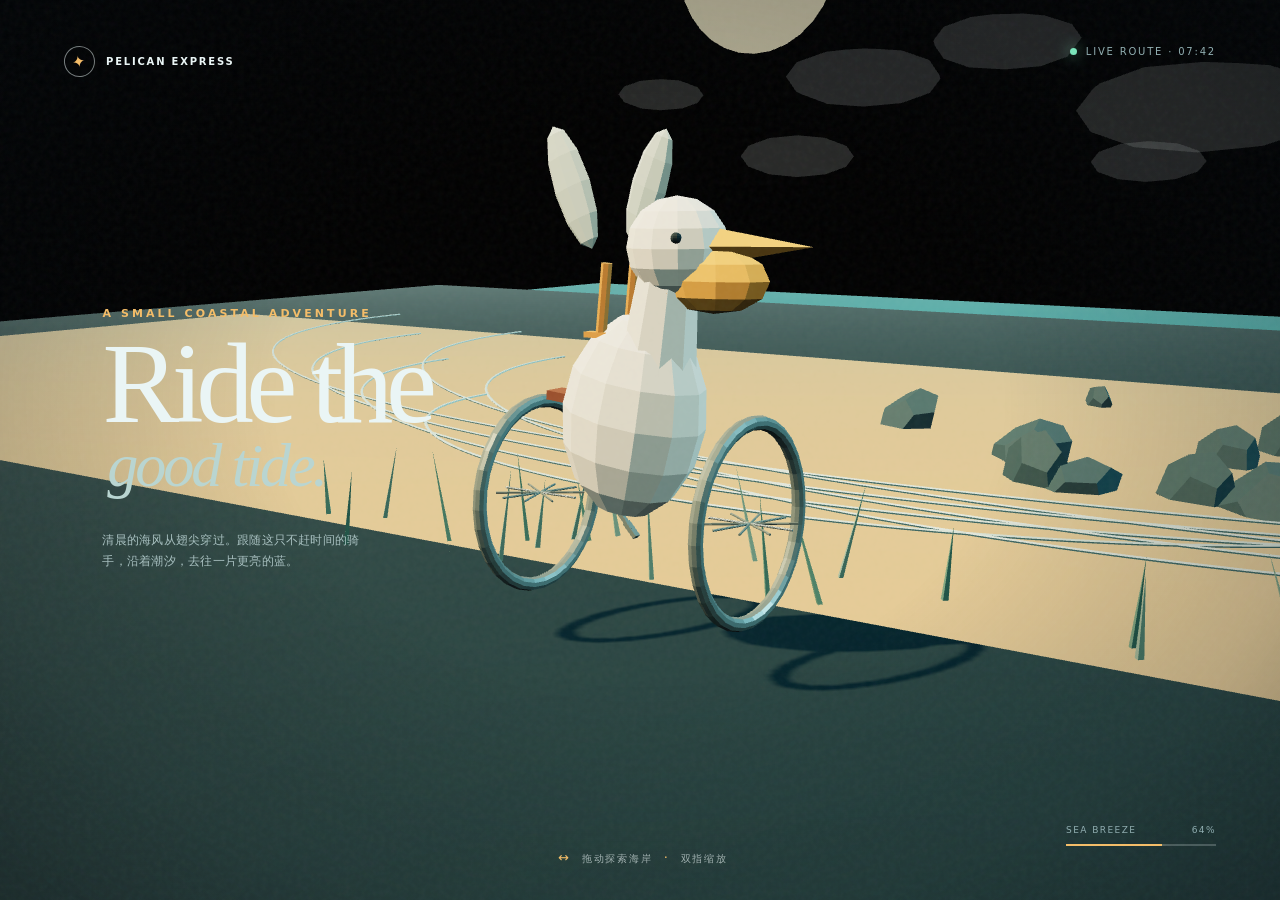
<file: pelican-gpt-6.1-sol/index.html>
<!doctype html>
<html lang="zh-CN">
<head>
  <meta charset="UTF-8" />
  <meta name="viewport" content="width=device-width, initial-scale=1, maximum-scale=1, user-scalable=no, viewport-fit=cover" />
  <meta name="theme-color" content="#08141e" />
  <title>Pelican Express · 海风骑行</title>
  <style>
    :root { color-scheme: dark; --ink:#eaf5f5; --muted:#91aeb1; --accent:#f4bd69; --cyan:#66d6d4; }
    * { box-sizing:border-box; }
    html,body { margin:0; width:100%; height:100%; overflow:hidden; background:#08141e; font-family: Inter, ui-sans-serif, system-ui, -apple-system, BlinkMacSystemFont, "Segoe UI", sans-serif; }
    body { touch-action:none; }
    #app, canvas { position:fixed; inset:0; width:100%; height:100%; }
    canvas { display:block; outline:none; }
    .vignette { pointer-events:none; position:fixed; inset:0; z-index:2; background:radial-gradient(ellipse at 50% 45%, transparent 40%, rgba(2,10,17,.2) 75%, rgba(2,8,13,.75) 130%); }
    .grain { pointer-events:none; position:fixed; inset:0; z-index:3; opacity:.055; background-image:url("data:image/svg+xml,%3Csvg viewBox='0 0 180 180' xmlns='http://www.w3.org/2000/svg'%3E%3Cfilter id='n'%3E%3CfeTurbulence type='fractalNoise' baseFrequency='.85' numOctaves='4' stitchTiles='stitch'/%3E%3C/filter%3E%3Crect width='100%25' height='100%25' filter='url(%23n)' opacity='.8'/%3E%3C/svg%3E"); mix-blend-mode:screen; }
    .topbar { position:fixed; left:clamp(18px,5vw,72px); right:clamp(18px,5vw,72px); top:clamp(18px,4vw,46px); z-index:5; display:flex; justify-content:space-between; align-items:flex-start; pointer-events:none; }
    .brand { display:flex; align-items:center; gap:11px; text-transform:uppercase; letter-spacing:.18em; font-size:10px; font-weight:700; color:var(--ink); }
    .brand-mark { width:31px; height:31px; border:1px solid rgba(234,245,245,.5); border-radius:50%; display:grid; place-items:center; font-size:16px; color:var(--accent); transform:rotate(-12deg); }
    .status { display:flex; align-items:center; gap:9px; font-size:10px; letter-spacing:.18em; text-transform:uppercase; color:var(--muted); }
    .dot { width:7px; height:7px; border-radius:50%; background:#7be5bb; box-shadow:0 0 15px #7be5bb; }
    .hero { position:fixed; z-index:5; left:clamp(18px,8vw,120px); top:50%; transform:translateY(-54%); pointer-events:none; width:min(440px,72vw); }
    .eyebrow { margin:0 0 16px; color:var(--accent); font-size:11px; letter-spacing:.28em; text-transform:uppercase; font-weight:700; }
    h1 { margin:0; color:var(--ink); font-family: Georgia, "Times New Roman", serif; font-size:clamp(54px,9vw,124px); line-height:.82; font-weight:400; letter-spacing:-.065em; }
    h1 em { display:block; color:#b9d5d1; font-size:.54em; line-height:1.15; font-style:italic; letter-spacing:-.05em; margin-left:.08em; }
    .dek { width:270px; margin:28px 0 0; color:#a8c0c0; font-size:12px; line-height:1.75; letter-spacing:.02em; }
    .hint { position:fixed; z-index:5; left:50%; bottom:34px; transform:translateX(-50%); color:rgba(234,245,245,.63); font-size:10px; letter-spacing:.18em; text-transform:uppercase; pointer-events:none; white-space:nowrap; }
    .hint span { color:var(--accent); font-size:13px; margin:0 6px; }
    .meter { position:fixed; z-index:5; right:clamp(18px,5vw,72px); bottom:clamp(22px,5vw,54px); width:150px; pointer-events:none; }
    .meter-label { display:flex; justify-content:space-between; color:var(--muted); font-size:9px; letter-spacing:.16em; text-transform:uppercase; margin-bottom:9px; }
    .meter-track { height:2px; background:rgba(234,245,245,.22); overflow:hidden; }
    .meter-fill { height:100%; width:64%; background:var(--accent); box-shadow:0 0 12px var(--accent); transition:width .3s; }
    .control { position:fixed; z-index:5; left:50%; bottom:18px; transform:translateX(-50%); display:none; gap:8px; }
    button { border:1px solid rgba(234,245,245,.24); border-radius:50%; width:42px; height:42px; background:rgba(5,16,24,.42); color:var(--ink); font:inherit; font-size:16px; backdrop-filter:blur(8px); }
    button:active { background:rgba(244,189,105,.35); }
    @media (max-width:700px) { .hero { top:21%; transform:none; width:75vw; } .hero .dek { margin-top:18px; width:235px; font-size:11px; } .hint { bottom:86px; font-size:8px; } .meter { bottom:27px; right:18px; width:110px; } .control { display:flex; } h1 { font-size:clamp(54px,16vw,88px); } }
  </style>
  <script type="importmap">
  { "imports": { "three": "./vendor/three.module.js", "three/addons/": "./vendor/addons/" } }
  </script>
</head>
<body>
  <div id="app"></div>
  <div class="vignette"></div><div class="grain"></div>
  <header class="topbar"><div class="brand"><div class="brand-mark">✦</div><span>Pelican Express</span></div><div class="status"><i class="dot"></i> Live route · 07:42</div></header>
  <main class="hero"><p class="eyebrow">A small coastal adventure</p><h1>Ride the<br><em>good tide.</em></h1><p class="dek">清晨的海风从翅尖穿过。跟随这只不赶时间的骑手，沿着潮汐，去往一片更亮的蓝。</p></main>
  <div class="hint"><span>↔</span> 拖动探索海岸 <span>·</span> 双指缩放</div>
  <div class="meter"><div class="meter-label"><span>Sea breeze</span><span id="speed">64%</span></div><div class="meter-track"><div class="meter-fill" id="fill"></div></div></div>
  <div class="control"><button id="slower" aria-label="减速">−</button><button id="faster" aria-label="加速">+</button></div>
  <script type="module">
    import * as THREE from 'three';
    import { OrbitControls } from 'three/addons/controls/OrbitControls.js';

    const scene = new THREE.Scene();
    scene.fog = new THREE.FogExp2(0x9bb8b4, 0.011);
    const camera = new THREE.PerspectiveCamera(34, innerWidth / innerHeight, .1, 500);
    camera.position.set(8.8, 4.8, 12.5);
    const renderer = new THREE.WebGLRenderer({ antialias:true, alpha:false, powerPreference:'high-performance' });
    renderer.setPixelRatio(Math.min(devicePixelRatio, 1.75)); renderer.setSize(innerWidth, innerHeight); renderer.shadowMap.enabled=true; renderer.shadowMap.type=THREE.PCFSoftShadowMap; renderer.outputColorSpace=THREE.SRGBColorSpace; renderer.toneMapping=THREE.ACESFilmicToneMapping; renderer.toneMappingExposure=1.15;
    document.querySelector('#app').appendChild(renderer.domElement);
    const controls = new OrbitControls(camera, renderer.domElement); controls.enableDamping=true; controls.dampingFactor=.055; controls.enablePan=false; controls.minDistance=7; controls.maxDistance=22; controls.minPolarAngle=.75; controls.maxPolarAngle=1.45; controls.target.set(0,2,0);

    scene.add(new THREE.HemisphereLight(0xdaf6ef, 0x172633, 2.2));
    const sun = new THREE.DirectionalLight(0xffd5a1, 4.3); sun.position.set(-8,12,8); sun.castShadow=true; sun.shadow.mapSize.set(1024,1024); sun.shadow.camera.left=-14; sun.shadow.camera.right=14; sun.shadow.camera.top=14; sun.shadow.camera.bottom=-14; scene.add(sun);
    const rim = new THREE.DirectionalLight(0x62b9d0, 1.7); rim.position.set(10,5,-10); scene.add(rim);
    const mat = (color, rough=.8, metal=0) => new THREE.MeshStandardMaterial({color, roughness:rough, metalness:metal, flatShading:true});
    const cream=mat(0xf4eee0), beak=mat(0xf0a84c), dark=mat(0x263b42), wing=mat(0xc8d8d1), teal=mat(0x1f5960), leather=mat(0x875039), coral=mat(0xe57356), chrome=mat(0xb9d0cb,.35,.7), sand=mat(0xc89b69), sea=mat(0x277b86,.35), foam=mat(0xb8e0d7,.5);
    const group = new THREE.Group(); group.position.set(0, .2, 0); scene.add(group);
    function mesh(g,m,p=[0,0,0],s=[1,1,1]) { const x=new THREE.Mesh(g,m); x.position.set(...p); x.scale.set(...s); x.castShadow=true; x.receiveShadow=true; group.add(x); return x; }
    const ground = new THREE.Mesh(new THREE.PlaneGeometry(80,80), mat(0x17333b)); ground.rotation.x=-Math.PI/2; ground.position.y=-.14; ground.receiveShadow=true; scene.add(ground);
    const shore = new THREE.Mesh(new THREE.PlaneGeometry(70,22,1,8), sand); shore.rotation.x=-Math.PI/2; shore.position.set(0,-.1,-13); scene.add(shore);
    const ocean = new THREE.Mesh(new THREE.PlaneGeometry(70,38,32,16), sea); ocean.rotation.x=-Math.PI/2; ocean.position.set(0,-.19,-27); scene.add(ocean);
    for(let i=0;i<7;i++){ const line=new THREE.Mesh(new THREE.TorusGeometry(7+i*1.8,.025,5,100,Math.PI),foam); line.rotation.x=-Math.PI/2; line.rotation.z=Math.PI; line.position.set((i%2?2:-3),-.06,-13-i*2.3); line.scale.x=1.5; scene.add(line); }
    const bike=new THREE.Group(); group.add(bike); bike.position.y=.15;
    const wheelGeo=new THREE.TorusGeometry(1.03,.075,10,32); const wheels=[];
    for(const x of [-1.35,1.35]){ const w=new THREE.Mesh(wheelGeo,chrome); w.rotation.y=Math.PI/2; w.position.set(x,1.03,0); w.castShadow=true; bike.add(w); wheels.push(w); for(let j=0;j<10;j++){ const spoke=new THREE.Mesh(new THREE.CylinderGeometry(.012,.012,.98,5),chrome); spoke.rotation.z=Math.PI/2; spoke.rotation.y=j*Math.PI/5; spoke.position.copy(w.position); bike.add(spoke); } }
    const frameSegments=[
      [[-1.35,1.03,0],[-.35,1.03,0]], [[-.35,1.03,0],[-.83,2.04,0]],
      [[-.83,2.04,0],[-1.35,1.03,0]], [[-.83,2.04,0],[1.35,1.03,0]],
      [[1.35,1.03,0],[.65,1.98,0]], [[.65,1.98,0],[-.35,1.03,0]]
    ];
    for(const [start,end] of frameSegments){ const a=new THREE.Vector3(...start), b=new THREE.Vector3(...end); const d=b.clone().sub(a), bar=new THREE.Mesh(new THREE.CylinderGeometry(.07,.07,d.length,8),teal); bar.position.copy(a).add(b).multiplyScalar(.5); bar.quaternion.setFromUnitVectors(new THREE.Vector3(0,1,0),d.normalize()); bar.castShadow=true; bike.add(bar); }
    const seat=new THREE.Mesh(new THREE.BoxGeometry(.55,.1,.28),leather); seat.position.set(-.86,2.14,0); seat.rotation.z=-.08; bike.add(seat); const handle=new THREE.Mesh(new THREE.TorusGeometry(.25,.045,6,18,Math.PI),chrome); handle.rotation.z=Math.PI/2; handle.position.set(.65,2.1,0); bike.add(handle);
    const crank=new THREE.Group(); crank.position.set(-.35,1.03,0); bike.add(crank); const crankRod=new THREE.Mesh(new THREE.BoxGeometry(.7,.045,.045),chrome); crank.add(crankRod); const pedal=new THREE.Mesh(new THREE.BoxGeometry(.2,.05,.08),chrome); pedal.position.x=.35; crank.add(pedal);
    const bird=new THREE.Group(); bird.position.set(-.08,2.12,0); group.add(bird);
    const body=new THREE.Mesh(new THREE.SphereGeometry(.82,12,8),cream); body.scale.set(1.0,1.35,.78); body.rotation.z=-.18; body.castShadow=true; bird.add(body);
    const neck=new THREE.Mesh(new THREE.CylinderGeometry(.3,.44,1.35,10),cream); neck.position.set(.38,1.0,0); neck.rotation.z=-.15; neck.castShadow=true; bird.add(neck);
    const head=new THREE.Mesh(new THREE.SphereGeometry(.52,12,8),cream); head.position.set(.57,1.77,0); head.scale.set(1.05,1,.9); head.castShadow=true; bird.add(head);
    const eye=new THREE.Mesh(new THREE.SphereGeometry(.055,8,8),dark); eye.position.set(.84,1.88,-.43); bird.add(eye); const eye2=eye.clone(); eye2.position.z=.43; bird.add(eye2);
    const pouch=new THREE.Mesh(new THREE.SphereGeometry(.42,10,6),beak); pouch.position.set(1.0,1.45,0); pouch.scale.set(1.55,.8,.7); pouch.castShadow=true; bird.add(pouch);
    const upperBeak=new THREE.Mesh(new THREE.ConeGeometry(.23,1.18,4),beak); upperBeak.rotation.z=-Math.PI/2; upperBeak.position.set(1.42,1.79,0); upperBeak.scale.y=1.2; upperBeak.castShadow=true; bird.add(upperBeak);
    const wingL=new THREE.Mesh(new THREE.SphereGeometry(.48,8,6),wing); wingL.position.set(-.24,2.38,-.67); wingL.scale.set(.48,1.35,.18); wingL.rotation.z=-.4; bird.add(wingL); const wingR=wingL.clone(); wingR.position.z=.67; bird.add(wingR);
    const legMat=mat(0xd98e42), leg1=new THREE.Mesh(new THREE.CylinderGeometry(.06,.06,.75,7),legMat); leg1.position.set(-.18,1.24,-.25); leg1.rotation.z=-.12; bird.add(leg1); const leg2=leg1.clone(); leg2.position.z=.25; bird.add(leg2);
    const foot1=new THREE.Mesh(new THREE.BoxGeometry(.42,.06,.12),legMat); foot1.position.set(-.2,.87,-.25); bird.add(foot1); const foot2=foot1.clone(); foot2.position.z=.25; bird.add(foot2);
    const rockMat=mat(0x36535a); for(let i=0;i<13;i++){ const r=new THREE.Mesh(new THREE.DodecahedronGeometry(.35+Math.random()*.55,0),rockMat); r.position.set(-7+Math.random()*14,-.02,-8-Math.random()*12); r.scale.y=.55; r.rotation.set(Math.random(),Math.random(),Math.random()); r.castShadow=true; scene.add(r); }
    for(let i=0;i<20;i++){ const blade=new THREE.Mesh(new THREE.ConeGeometry(.05,.8+Math.random()*.9,4),mat(i%2?0x5a897b:0x7ca394)); blade.position.set(-8+Math.random()*16,.35,-4+Math.random()*3); blade.rotation.z=(Math.random()-.5)*.7; scene.add(blade); }
    const sunDisc=new THREE.Mesh(new THREE.CircleGeometry(2.2,32),new THREE.MeshBasicMaterial({color:0xffd98f,transparent:true,opacity:.8})); sunDisc.position.set(-10,10,-19); scene.add(sunDisc);
    const clouds=new THREE.Group(); scene.add(clouds); for(let i=0;i<10;i++){ const c=new THREE.Mesh(new THREE.SphereGeometry(1+Math.random()*1.4,8,6),new THREE.MeshBasicMaterial({color:0xdce9dc,transparent:true,opacity:.18})); c.position.set(-14+i*3.1,5+Math.random()*3,-15-Math.random()*8); c.scale.y=.35; clouds.add(c); }
    let speed=.64, t=0;
    function setSpeed(v){ speed=Math.min(1,Math.max(.25,v)); document.querySelector('#speed').textContent=Math.round(speed*100)+'%'; document.querySelector('#fill').style.width=(speed*100)+'%'; }
    document.querySelector('#faster').onclick=()=>setSpeed(speed+.1); document.querySelector('#slower').onclick=()=>setSpeed(speed-.1);
    const clock=new THREE.Clock();
    function animate(){ requestAnimationFrame(animate); const dt=Math.min(clock.getDelta(),.05); t+=dt*speed;
      bike.rotation.y=Math.sin(t*.55)*.035; wheels.forEach(w=>w.rotation.x-=dt*(2.4+speed*4)); crank.rotation.z-=dt*(3+speed*7);
      bird.position.y=2.12+Math.sin(t*2.3)*.035; bird.rotation.z=Math.sin(t*1.5)*.018; wingL.rotation.z=-.4+Math.sin(t*2.1)*.035; wingR.rotation.z=.4-Math.sin(t*2.1)*.035;
      ocean.position.x=Math.sin(t*.18)*.7; controls.update(); renderer.render(scene,camera); }
    animate();
    addEventListener('resize',()=>{ camera.aspect=innerWidth/innerHeight; camera.updateProjectionMatrix(); renderer.setSize(innerWidth,innerHeight); renderer.setPixelRatio(Math.min(devicePixelRatio,1.75)); });
  </script>
</body>
</html>
</file>
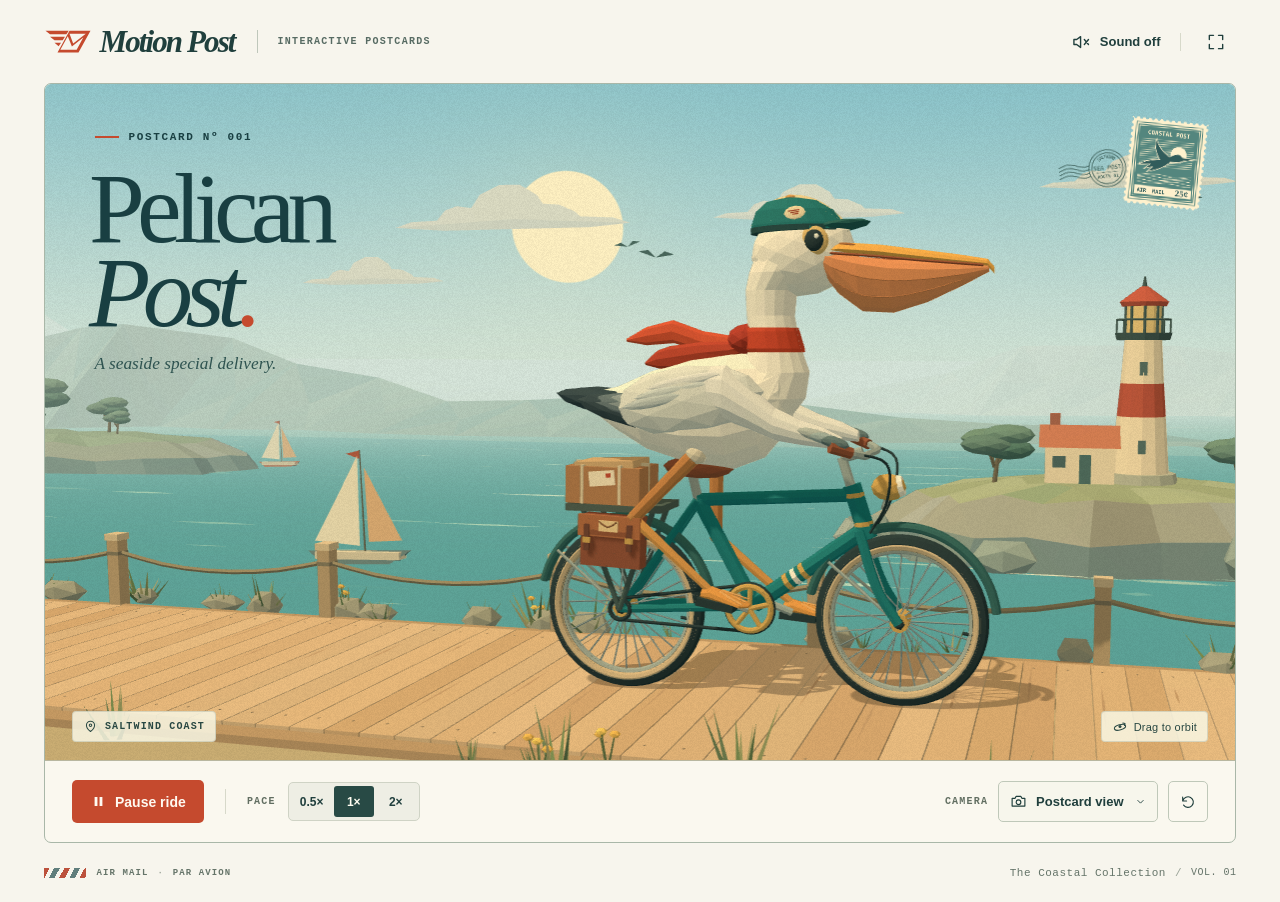
<file: pelican-gpt-6.2-astra-xhigh/index.html>
<!doctype html>
<html lang="en">
<head>
  <meta charset="utf-8">
  <meta name="viewport" content="width=device-width, initial-scale=1, viewport-fit=cover">
  <meta name="theme-color" content="#f6f3e9">
  <title>Pelican Post · Motion Post</title>
  <link rel="icon" href="data:,">
  <link rel="stylesheet" href="./style.css">
  <script type="importmap">
  {
    "imports": {
      "three": "./vendor/three.module.js",
      "three/addons/": "./vendor/addons/"
    }
  }
  </script>
</head>
<body>
  <svg class="symbols" aria-hidden="true" xmlns="http://www.w3.org/2000/svg">
    <defs>
      <symbol id="mail" viewBox="0 0 64 42"><g fill="currentColor"><path d="M2 6h31l-3.2 4.5H8zM8 14h20l-3.1 4.5H14zM14 22h8.7l-3.2 4.5z"/><path fill-rule="evenodd" d="M34 6h28l-16 29H18z M34 10l4.9 13L55.7 10z M31.7 13.2l-9.9 18h21.7l8.9-16.1-15.2 11.8z"/></g></symbol>
      <symbol id="muted" viewBox="0 0 24 24"><path d="M11.5 5.5 6.8 9H3.5v6h3.3l4.7 3.5zM16 9l5 6m0-6-5 6"/></symbol>
      <symbol id="volume" viewBox="0 0 24 24"><path d="M11.5 5.5 6.8 9H3.5v6h3.3l4.7 3.5zM15 9a4.2 4.2 0 0 1 0 6m2.5-8.5a7.5 7.5 0 0 1 0 11"/></symbol>
      <symbol id="expand" viewBox="0 0 24 24"><path d="M4 9V4h5m6 0h5v5m0 6v5h-5M9 20H4v-5"/></symbol>
      <symbol id="contract" viewBox="0 0 24 24"><path d="M9 4v5H4m16 0h-5V4m0 16v-5h5M4 15h5v5"/></symbol>
      <symbol id="pause" viewBox="0 0 24 24"><path fill="currentColor" stroke="none" d="M6.5 5.5h4v13h-4zm7 0h4v13h-4z"/></symbol>
      <symbol id="play" viewBox="0 0 24 24"><path fill="currentColor" stroke="none" d="M7 4.8v14.4L19 12z"/></symbol>
      <symbol id="camera" viewBox="0 0 24 24"><path d="M3 7.5h4.2l1.5-2.8h6.5l1.6 2.8H21v11H3z"/><circle cx="12" cy="13" r="3.3"/></symbol>
      <symbol id="chevron" viewBox="0 0 24 24"><path d="m7 10 5 5 5-5"/></symbol>
      <symbol id="rotate" viewBox="0 0 24 24"><path d="M4.3 10a8 8 0 1 1 1.1 6.6M4 4.5v5.9h5.9"/></symbol>
      <symbol id="orbit" viewBox="0 0 24 24"><ellipse cx="12" cy="13.3" rx="9.3" ry="4.1" transform="rotate(-17 12 13.3)"/><path d="m16.5 6.5 3.5.8-.9 3.2"/><circle fill="currentColor" stroke="none" cx="12" cy="12" r="2.4"/></symbol>
      <symbol id="pin" viewBox="0 0 24 24"><path d="M18.5 10c0 5.1-6.5 10-6.5 10S5.5 15.1 5.5 10a6.5 6.5 0 1 1 13 0Z"/><circle cx="12" cy="10" r="2"/></symbol>
    </defs>
  </svg>
  <div class="app">
    <header class="masthead">
      <div class="brand"><svg class="brand-mark" aria-hidden="true"><use href="#mail"/></svg><span>Motion Post</span></div>
      <span class="collection">Interactive postcards</span>
      <div class="utilities">
        <button id="sound" class="sound" type="button" aria-pressed="false" title="环境声音 · Toggle coastal ambience"><svg class="icon"><use href="#muted"/></svg><span>Sound off</span></button>
        <span class="divider"></span>
        <button id="fullscreen" class="icon-btn" type="button" aria-label="Full screen" title="全屏 · Full screen"><svg class="icon"><use href="#expand"/></svg></button>
      </div>
    </header>
    <main>
      <article class="postcard">
        <div class="scene" id="scene" aria-label="Interactive 3D pelican cycling beside the sea">
          <canvas id="world" tabindex="0" aria-label="Coastal ride. Drag to orbit, pinch or scroll to zoom. Use the camera menu for preset views."></canvas>
          <div class="grain" aria-hidden="true"></div>
          <div class="titles">
            <div class="folio"><i></i>Postcard Nº 001</div>
            <h1>Pelican<br><em>Post<span>.</span></em></h1>
            <p>A seaside special delivery.</p>
          </div>
          <canvas id="postage" width="420" height="264" aria-hidden="true"></canvas>
          <div class="scene-bottom"><span class="location"><svg class="icon"><use href="#pin"/></svg>Saltwind Coast</span><span class="gesture"><svg class="icon"><use href="#orbit"/></svg>Drag to orbit</span></div>
        </div>
        <div class="desk" aria-label="Ride controls">
          <button id="ride" class="ride" type="button" title="暂停或继续骑行"><svg class="icon"><use href="#pause"/></svg><span>Pause ride</span></button>
          <span class="control-rule"></span>
          <div class="speed-controls"><span class="control-label">Pace</span><div class="speeds" role="group" aria-label="Playback speed">
            <button data-speed="0.5" aria-pressed="false">0.5×</button><button data-speed="1" aria-pressed="true">1×</button><button data-speed="2" aria-pressed="false">2×</button>
          </div></div>
          <div class="view-controls"><label class="control-label" for="camera">Camera</label><div class="select-wrap"><svg class="icon"><use href="#camera"/></svg><select id="camera" aria-label="Camera view"><option value="postcard">Postcard view</option><option value="profile">Side profile</option><option value="portrait">Rider close-up</option></select><svg class="icon arrow"><use href="#chevron"/></svg></div>
          <button id="reset" class="reset" type="button" aria-label="Reset camera" title="重置视角 · Reset camera"><svg class="icon"><use href="#rotate"/></svg></button></div>
        </div>
      </article>
      <footer><div class="airmail"><span class="stripes"></span>Air mail <b>·</b> Par avion</div><div class="edition">The Coastal Collection <i>/</i> <span>Vol. 01</span></div></footer>
    </main>
  </div>
  <script type="module" src="./app.js"></script>
</body>
</html>
</file>
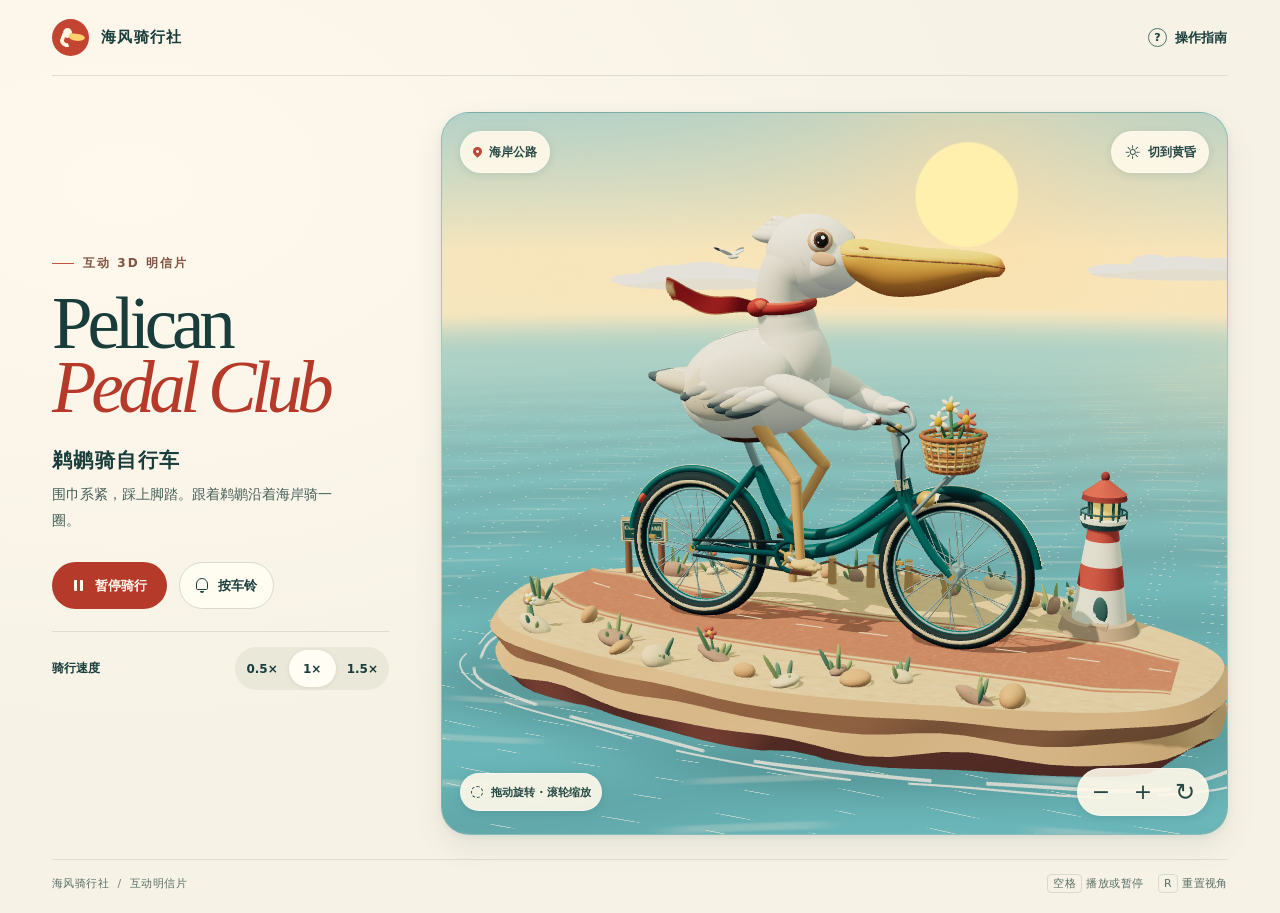
<file: pelican-gpt-6.2-sol-xhigh/index.html>
<!doctype html>
<html lang="zh-CN">
<head>
  <meta charset="utf-8">
  <meta name="viewport" content="width=device-width, initial-scale=1, viewport-fit=cover">
  <meta name="theme-color" content="#f7f2e6">
  <meta name="description" content="鹈鹕骑着自行车经过海岸公路。一张可以旋转、缩放和切换黄昏的 3D 明信片。">
  <title>鹈鹕骑自行车 · 海风骑行社</title>
  <link rel="icon" href="data:,">
  <link rel="stylesheet" href="./style.css">
  <script type="importmap">
    {
      "imports": {
        "three": "./vendor/three.module.js",
        "three/addons/": "./vendor/addons/"
      }
    }
  </script>
</head>
<body>
  <header class="masthead page-width">
    <div class="wordmark">
      <span class="brand-mark" aria-hidden="true"><i></i></span>
      <span>海风骑行社</span>
    </div>
    <button id="help-button" class="help-button" type="button" aria-haspopup="dialog">
      <span class="help-icon" aria-hidden="true">?</span> 操作指南
    </button>
  </header>

  <main class="page-width postcard">
    <section class="story" aria-labelledby="ride-title">
      <div class="story-intro">
        <p class="eyebrow"><span aria-hidden="true"></span>互动 3D 明信片</p>
        <h1 id="ride-title" aria-label="鹈鹕骑自行车"><span lang="en">Pelican<br><em>Pedal Club</em></span></h1>
        <p class="lede">鹈鹕骑自行车</p>
        <p class="description">围巾系紧，踩上脚踏。跟着鹈鹕沿着海岸骑一圈。</p>
      </div>
      <div class="story-actions">
        <div class="ride-actions">
          <button id="ride-button" class="ride-button" type="button" disabled>
            <span class="ride-icon" aria-hidden="true"></span><span id="ride-label">暂停骑行</span>
          </button>
          <button id="bell-button" class="bell-button" type="button" disabled>
            <span class="bell-icon" aria-hidden="true"></span><span>按车铃</span>
          </button>
        </div>
        <div class="speed-row">
          <span id="speed-label">骑行速度</span>
          <div class="speed-buttons" role="group" aria-labelledby="speed-label">
            <button type="button" data-speed="0.5" aria-label="半速" aria-pressed="false" disabled>0.5×</button>
            <button type="button" data-speed="1" aria-label="原速" aria-pressed="true" disabled>1×</button>
            <button type="button" data-speed="1.5" aria-label="一点五倍速" aria-pressed="false" disabled>1.5×</button>
          </div>
        </div>
      </div>
    </section>

    <section id="stage" class="stage" aria-label="海岸公路的互动 3D 场景">
      <canvas id="scene" tabindex="0" aria-label="鹈鹕骑自行车。拖动或按方向键旋转视角，双指或加减键缩放。" aria-describedby="camera-hint"></canvas>
      <div id="loading" class="loading" role="status">
        <span id="loading-label">正在准备海岸公路…</span>
      </div>
      <noscript><p class="noscript">请启用 JavaScript 查看互动 3D 场景。</p></noscript>
      <div class="stage-top">
        <div class="location">
          <span class="location-pin" aria-hidden="true"></span><span>海岸公路</span>
        </div>
        <button id="light-button" class="light-button" type="button" aria-label="黄昏模式" aria-pressed="false" disabled>
          <span class="light-icon" aria-hidden="true">☼</span><span id="light-label">切到黄昏</span>
        </button>
      </div>
      <div class="stage-bottom">
        <p id="camera-hint" class="camera-hint">
          <span class="camera-icon" aria-hidden="true"></span>
          <span class="mouse-hint">拖动旋转 · 滚轮缩放</span>
          <span class="touch-hint">单指旋转 · 双指缩放</span>
        </p>
        <div class="camera-buttons" role="group" aria-label="相机控制">
          <button id="zoom-out" type="button" aria-label="缩小" title="缩小" disabled>−</button>
          <button id="zoom-in" type="button" aria-label="放大" title="放大" disabled>+</button>
          <button id="reset-view" type="button" aria-label="重置视角" title="重置视角" disabled><span aria-hidden="true">↻</span></button>
        </div>
      </div>
    </section>
  </main>

  <footer class="page-width footer">
    <span>海风骑行社 <span aria-hidden="true">/</span> 互动明信片</span>
    <div class="shortcuts"><span><kbd>空格</kbd> 播放或暂停</span><span><kbd>R</kbd> 重置视角</span></div>
  </footer>

  <dialog id="help" aria-labelledby="help-title">
    <form method="dialog">
      <button class="close-help" aria-label="关闭操作指南" autofocus>×</button>
    </form>
    <h2 id="help-title">操作指南</h2>
    <dl>
      <dt>换个角度</dt><dd>拖动画面，或聚焦画面后使用方向键。</dd>
      <dt>靠近一点</dt><dd>双指捏合、滚动鼠标滚轮，或点击画面右下角的 ＋ / −。</dd>
      <dt>边骑边逛</dt><dd>可随时暂停、调整骑行速度、按车铃或切到黄昏。</dd>
    </dl>
  </dialog>
  <script type="module" src="./main.js"></script>
</body>
</html>
</file>
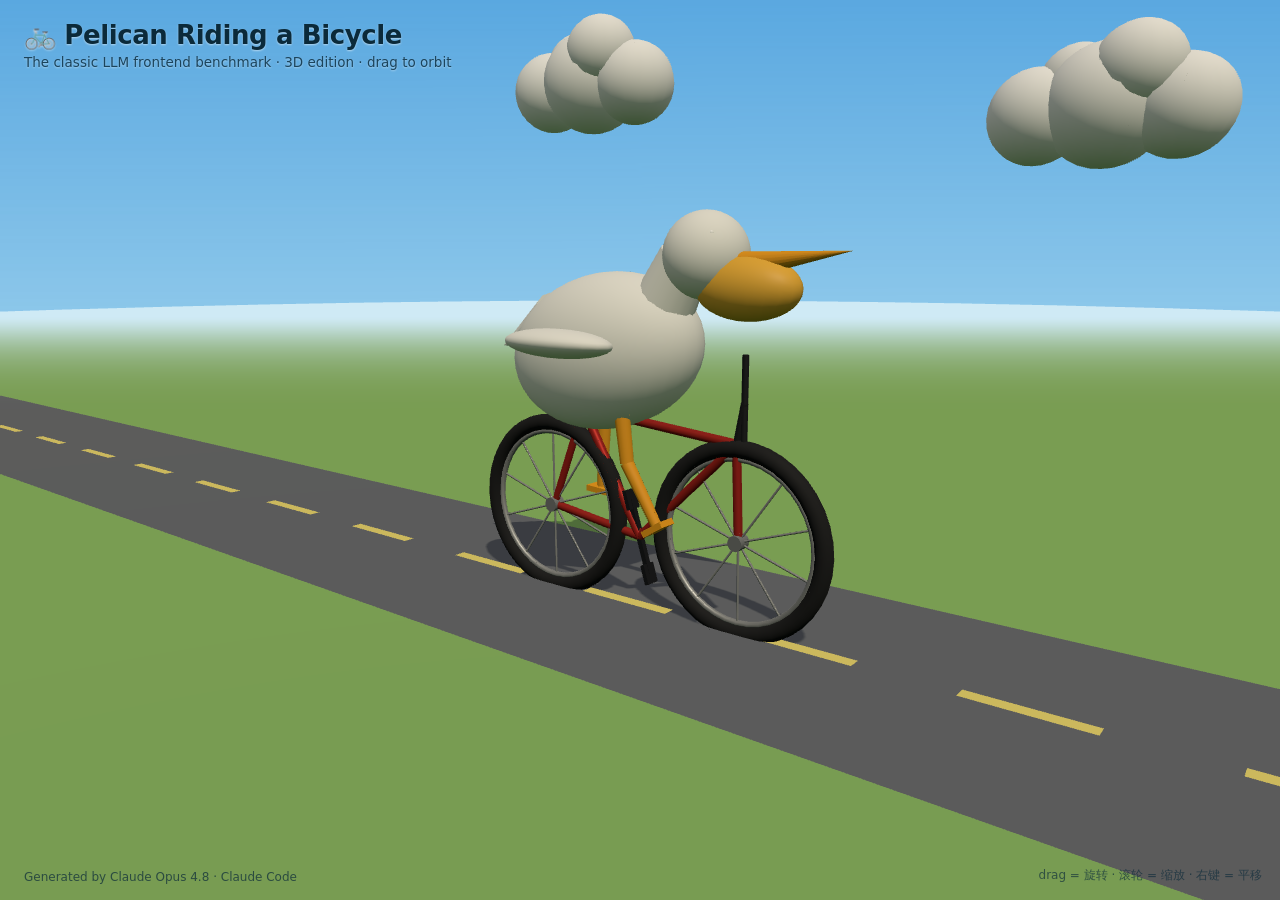
<file: pelican/index.html>
<!DOCTYPE html>
<html lang="en">
<head>
<meta charset="utf-8">
<meta name="viewport" content="width=device-width, initial-scale=1">
<title>Pelican Riding a Bicycle — 3D</title>
<style>
  * { margin:0; padding:0; box-sizing:border-box; }
  html,body { width:100%; height:100%; overflow:hidden; background:#9fd3ec;
    font-family:"PingFang SC","Helvetica Neue",system-ui,sans-serif; }
  #app { position:fixed; inset:0; }
  .overlay { position:fixed; left:24px; top:20px; color:#0b2a3a; z-index:10;
    text-shadow:0 1px 2px rgba(255,255,255,.5); pointer-events:none; }
  .overlay h1 { font-size:26px; font-weight:800; letter-spacing:-0.4px; }
  .overlay p { font-size:13.5px; margin-top:4px; opacity:.8; }
  .hint { position:fixed; right:18px; bottom:16px; color:#0b2a3a; font-size:12px;
    opacity:.65; z-index:10; }
  .badge { position:fixed; left:24px; bottom:16px; z-index:10; font-size:12px;
    color:#0b2a3a; opacity:.7; }
  #err { position:fixed; left:12px; bottom:40px; color:#7a0b0b; font:12px monospace;
    z-index:20; white-space:pre-wrap; }
</style>
</head>
<body>
<div id="app"></div>
<div class="overlay">
  <h1>🚲 Pelican Riding a Bicycle</h1>
  <p>The classic LLM frontend benchmark · 3D edition · drag to orbit</p>
</div>
<div class="hint">drag = 旋转 · 滚轮 = 缩放 · 右键 = 平移</div>
<div class="badge">Generated by Claude Opus 4.8 · Claude Code</div>
<div id="err"></div>

<script>
  window.__errs = [];
  function showErr(m){ window.__errs.push(m);
    var e=document.getElementById('err'); if(e) e.textContent = window.__errs.join('\n'); }
  addEventListener('error', e => showErr('ERR: ' + (e.message || e.filename) +
    (e.error && e.error.stack ? ('\n'+e.error.stack) : '')));
  addEventListener('unhandledrejection', e => showErr('REJ: ' +
    (e.reason && e.reason.message ? e.reason.message : e.reason)));
</script>

<script type="importmap">
{
  "imports": {
    "three": "./vendor/three.module.js",
    "three/addons/": "./vendor/addons/"
  }
}
</script>

<script type="module" src="./app.js"></script>
</body>
</html>
</file>
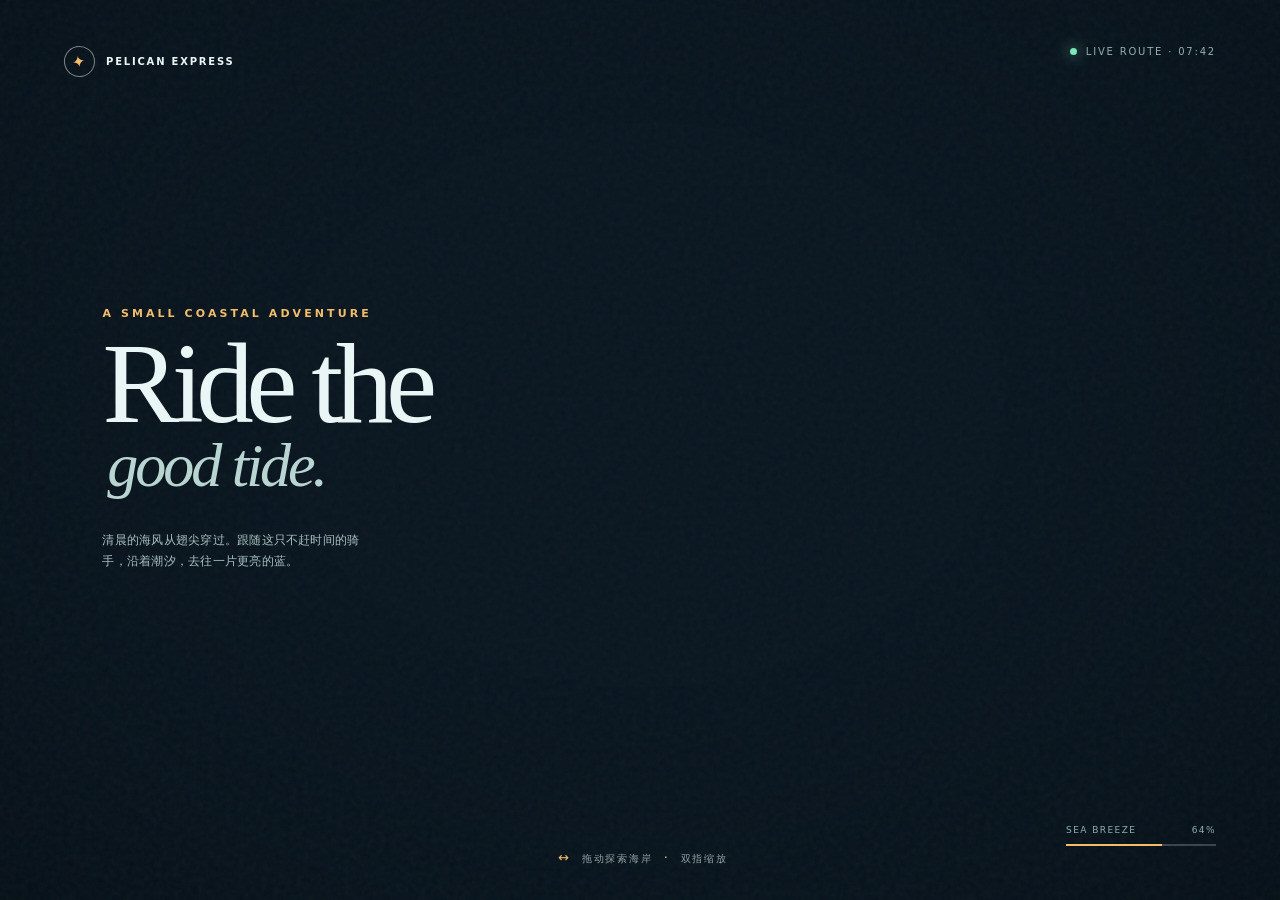
<file: pelican-gpt-6.1-sol/v1.html>
<!doctype html>
<html lang="zh-CN">
<head>
  <meta charset="UTF-8" />
  <meta name="viewport" content="width=device-width, initial-scale=1, maximum-scale=1, user-scalable=no, viewport-fit=cover" />
  <meta name="theme-color" content="#08141e" />
  <title>Pelican Express · 海风骑行</title>
  <style>
    :root { color-scheme: dark; --ink:#eaf5f5; --muted:#91aeb1; --accent:#f4bd69; --cyan:#66d6d4; }
    * { box-sizing:border-box; }
    html,body { margin:0; width:100%; height:100%; overflow:hidden; background:#08141e; font-family: Inter, ui-sans-serif, system-ui, -apple-system, BlinkMacSystemFont, "Segoe UI", sans-serif; }
    body { touch-action:none; }
    #app, canvas { position:fixed; inset:0; width:100%; height:100%; }
    canvas { display:block; outline:none; }
    .vignette { pointer-events:none; position:fixed; inset:0; z-index:2; background:radial-gradient(ellipse at 50% 45%, transparent 40%, rgba(2,10,17,.2) 75%, rgba(2,8,13,.75) 130%); }
    .grain { pointer-events:none; position:fixed; inset:0; z-index:3; opacity:.055; background-image:url("data:image/svg+xml,%3Csvg viewBox='0 0 180 180' xmlns='http://www.w3.org/2000/svg'%3E%3Cfilter id='n'%3E%3CfeTurbulence type='fractalNoise' baseFrequency='.85' numOctaves='4' stitchTiles='stitch'/%3E%3C/filter%3E%3Crect width='100%25' height='100%25' filter='url(%23n)' opacity='.8'/%3E%3C/svg%3E"); mix-blend-mode:screen; }
    .topbar { position:fixed; left:clamp(18px,5vw,72px); right:clamp(18px,5vw,72px); top:clamp(18px,4vw,46px); z-index:5; display:flex; justify-content:space-between; align-items:flex-start; pointer-events:none; }
    .brand { display:flex; align-items:center; gap:11px; text-transform:uppercase; letter-spacing:.18em; font-size:10px; font-weight:700; color:var(--ink); }
    .brand-mark { width:31px; height:31px; border:1px solid rgba(234,245,245,.5); border-radius:50%; display:grid; place-items:center; font-size:16px; color:var(--accent); transform:rotate(-12deg); }
    .status { display:flex; align-items:center; gap:9px; font-size:10px; letter-spacing:.18em; text-transform:uppercase; color:var(--muted); }
    .dot { width:7px; height:7px; border-radius:50%; background:#7be5bb; box-shadow:0 0 15px #7be5bb; }
    .hero { position:fixed; z-index:5; left:clamp(18px,8vw,120px); top:50%; transform:translateY(-54%); pointer-events:none; width:min(440px,72vw); }
    .eyebrow { margin:0 0 16px; color:var(--accent); font-size:11px; letter-spacing:.28em; text-transform:uppercase; font-weight:700; }
    h1 { margin:0; color:var(--ink); font-family: Georgia, "Times New Roman", serif; font-size:clamp(54px,9vw,124px); line-height:.82; font-weight:400; letter-spacing:-.065em; }
    h1 em { display:block; color:#b9d5d1; font-size:.54em; line-height:1.15; font-style:italic; letter-spacing:-.05em; margin-left:.08em; }
    .dek { width:270px; margin:28px 0 0; color:#a8c0c0; font-size:12px; line-height:1.75; letter-spacing:.02em; }
    .hint { position:fixed; z-index:5; left:50%; bottom:34px; transform:translateX(-50%); color:rgba(234,245,245,.63); font-size:10px; letter-spacing:.18em; text-transform:uppercase; pointer-events:none; white-space:nowrap; }
    .hint span { color:var(--accent); font-size:13px; margin:0 6px; }
    .meter { position:fixed; z-index:5; right:clamp(18px,5vw,72px); bottom:clamp(22px,5vw,54px); width:150px; pointer-events:none; }
    .meter-label { display:flex; justify-content:space-between; color:var(--muted); font-size:9px; letter-spacing:.16em; text-transform:uppercase; margin-bottom:9px; }
    .meter-track { height:2px; background:rgba(234,245,245,.22); overflow:hidden; }
    .meter-fill { height:100%; width:64%; background:var(--accent); box-shadow:0 0 12px var(--accent); transition:width .3s; }
    .control { position:fixed; z-index:5; left:50%; bottom:18px; transform:translateX(-50%); display:none; gap:8px; }
    button { border:1px solid rgba(234,245,245,.24); border-radius:50%; width:42px; height:42px; background:rgba(5,16,24,.42); color:var(--ink); font:inherit; font-size:16px; backdrop-filter:blur(8px); }
    button:active { background:rgba(244,189,105,.35); }
    @media (max-width:700px) { .hero { top:21%; transform:none; width:75vw; } .hero .dek { margin-top:18px; width:235px; font-size:11px; } .hint { bottom:86px; font-size:8px; } .meter { bottom:27px; right:18px; width:110px; } .control { display:flex; } h1 { font-size:clamp(54px,16vw,88px); } }
  </style>
  <script type="importmap">
  { "imports": { "three": "./vendor/three.module.js", "three/addons/": "./vendor/addons/" } }
  </script>
</head>
<body>
  <div id="app"></div>
  <div class="vignette"></div><div class="grain"></div>
  <header class="topbar"><div class="brand"><div class="brand-mark">✦</div><span>Pelican Express</span></div><div class="status"><i class="dot"></i> Live route · 07:42</div></header>
  <main class="hero"><p class="eyebrow">A small coastal adventure</p><h1>Ride the<br><em>good tide.</em></h1><p class="dek">清晨的海风从翅尖穿过。跟随这只不赶时间的骑手，沿着潮汐，去往一片更亮的蓝。</p></main>
  <div class="hint"><span>↔</span> 拖动探索海岸 <span>·</span> 双指缩放</div>
  <div class="meter"><div class="meter-label"><span>Sea breeze</span><span id="speed">64%</span></div><div class="meter-track"><div class="meter-fill" id="fill"></div></div></div>
  <div class="control"><button id="slower" aria-label="减速">−</button><button id="faster" aria-label="加速">+</button></div>
  <script type="module">
    import * as THREE from 'three';
    import { OrbitControls } from 'three/addons/controls/OrbitControls.js';

    const scene = new THREE.Scene();
    scene.fog = new THREE.FogExp2(0x9bb8b4, 0.011);
    const camera = new THREE.PerspectiveCamera(34, innerWidth / innerHeight, .1, 500);
    camera.position.set(8.8, 4.8, 12.5);
    const renderer = new THREE.WebGLRenderer({ antialias:true, alpha:false, powerPreference:'high-performance' });
    renderer.setPixelRatio(Math.min(devicePixelRatio, 1.75)); renderer.setSize(innerWidth, innerHeight); renderer.shadowMap.enabled=true; renderer.shadowMap.type=THREE.PCFSoftShadowMap; renderer.outputColorSpace=THREE.SRGBColorSpace; renderer.toneMapping=THREE.ACESFilmicToneMapping; renderer.toneMappingExposure=1.15;
    document.querySelector('#app').appendChild(renderer.domElement);
    const controls = new OrbitControls(camera, renderer.domElement); controls.enableDamping=true; controls.dampingFactor=.055; controls.enablePan=false; controls.minDistance=7; controls.maxDistance=22; controls.minPolarAngle=.75; controls.maxPolarAngle=1.45; controls.target.set(0,2,0);

    scene.add(new THREE.HemisphereLight(0xdaf6ef, 0x172633, 2.2));
    const sun = new THREE.DirectionalLight(0xffd5a1, 4.3); sun.position.set(-8,12,8); sun.castShadow=true; sun.shadow.mapSize.set(1024,1024); sun.shadow.camera.left=-14; sun.shadow.camera.right=14; sun.shadow.camera.top=14; sun.shadow.camera.bottom=-14; scene.add(sun);
    const rim = new THREE.DirectionalLight(0x62b9d0, 1.7); rim.position.set(10,5,-10); scene.add(rim);
    const mat = (color, rough=.8, metal=0) => new THREE.MeshStandardMaterial({color, roughness:rough, metalness:metal, flatShading:true});
    const cream=mat(0xf4eee0), beak=mat(0xf0a84c), dark=mat(0x263b42), wing=mat(0xc8d8d1), teal=mat(0x1f5960), leather=mat(0x875039), coral=mat(0xe57356), chrome=mat(0xb9d0cb,.35,.7), sand=mat(0xc89b69), sea=mat(0x277b86,.35), foam=mat(0xb8e0d7,.5);
    const group = new THREE.Group(); group.position.set(0, .2, 0); scene.add(group);
    function mesh(g,m,p=[0,0,0],s=[1,1,1]) { const x=new THREE.Mesh(g,m); x.position.set(...p); x.scale.set(...s); x.castShadow=true; x.receiveShadow=true; group.add(x); return x; }
    const ground = new THREE.Mesh(new THREE.PlaneGeometry(80,80), mat(0x17333b)); ground.rotation.x=-Math.PI/2; ground.position.y=-.14; ground.receiveShadow=true; scene.add(ground);
    const shore = new THREE.Mesh(new THREE.PlaneGeometry(70,22,1,8), sand); shore.rotation.x=-Math.PI/2; shore.position.set(0,-.1,-13); scene.add(shore);
    const ocean = new THREE.Mesh(new THREE.PlaneGeometry(70,38,32,16), sea); ocean.rotation.x=-Math.PI/2; ocean.position.set(0,-.19,-27); scene.add(ocean);
    for(let i=0;i<7;i++){ const line=new THREE.Mesh(new THREE.TorusGeometry(7+i*1.8,.025,5,100,Math.PI),foam); line.rotation.x=-Math.PI/2; line.rotation.z=Math.PI; line.position.set((i%2?2:-3),-.06,-13-i*2.3); line.scale.x=1.5; scene.add(line); }
    const bike=new THREE.Group(); group.add(bike); bike.position.y=.15;
    const wheelGeo=new THREE.TorusGeometry(1.03,.075,10,32); const wheels=[];
    for(const x of [-1.35,1.35]){ const w=new THREE.Mesh(wheelGeo,chrome); w.rotation.y=Math.PI/2; w.position.set(x,1.03,0); w.castShadow=true; bike.add(w); wheels.push(w); for(let j=0;j<10;j++){ const spoke=new THREE.Mesh(new THREE.CylinderGeometry(.012,.012,.98,5),chrome); spoke.rotation.z=Math.PI/2; spoke.rotation.y=j*Math.PI/5; spoke.position.copy(w.position); bike.add(spoke); } }
    const framePts=[[-1.35,1.03,0],[-.35,1.03,0],[-.83,2.04,0],[-1.35,1.03,0],[-.83,2.04,0],[1.35,1.03,0],[-.35,1.03,0],[.65,1.98,0],[1.35,1.03,0]];
    for(let i=0;i<framePts.length;i+=2){ const a=new THREE.Vector3(...framePts[i]), b=new THREE.Vector3(...framePts[i+1]); const d=b.clone().sub(a), bar=new THREE.Mesh(new THREE.CylinderGeometry(.07,.07,d.length,8),teal); bar.position.copy(a).add(b).multiplyScalar(.5); bar.quaternion.setFromUnitVectors(new THREE.Vector3(0,1,0),d.normalize()); bar.castShadow=true; bike.add(bar); }
    const seat=new THREE.Mesh(new THREE.BoxGeometry(.55,.1,.28),leather); seat.position.set(-.86,2.14,0); seat.rotation.z=-.08; bike.add(seat); const handle=new THREE.Mesh(new THREE.TorusGeometry(.25,.045,6,18,Math.PI),chrome); handle.rotation.z=Math.PI/2; handle.position.set(.65,2.1,0); bike.add(handle);
    const crank=new THREE.Group(); crank.position.set(-.35,1.03,0); bike.add(crank); const crankRod=new THREE.Mesh(new THREE.BoxGeometry(.7,.045,.045),chrome); crank.add(crankRod); const pedal=new THREE.Mesh(new THREE.BoxGeometry(.2,.05,.08),chrome); pedal.position.x=.35; crank.add(pedal);
    const bird=new THREE.Group(); bird.position.set(-.08,2.12,0); group.add(bird);
    const body=new THREE.Mesh(new THREE.SphereGeometry(.82,12,8),cream); body.scale.set(1.0,1.35,.78); body.rotation.z=-.18; body.castShadow=true; bird.add(body);
    const neck=new THREE.Mesh(new THREE.CylinderGeometry(.3,.44,1.35,10),cream); neck.position.set(.38,1.0,0); neck.rotation.z=-.15; neck.castShadow=true; bird.add(neck);
    const head=new THREE.Mesh(new THREE.SphereGeometry(.52,12,8),cream); head.position.set(.57,1.77,0); head.scale.set(1.05,1,.9); head.castShadow=true; bird.add(head);
    const eye=new THREE.Mesh(new THREE.SphereGeometry(.055,8,8),dark); eye.position.set(.84,1.88,-.43); bird.add(eye); const eye2=eye.clone(); eye2.position.z=.43; bird.add(eye2);
    const pouch=new THREE.Mesh(new THREE.SphereGeometry(.42,10,6),beak); pouch.position.set(1.0,1.45,0); pouch.scale.set(1.55,.8,.7); pouch.castShadow=true; bird.add(pouch);
    const upperBeak=new THREE.Mesh(new THREE.ConeGeometry(.23,1.18,4),beak); upperBeak.rotation.z=-Math.PI/2; upperBeak.position.set(1.42,1.79,0); upperBeak.scale.y=1.2; upperBeak.castShadow=true; bird.add(upperBeak);
    const wingL=new THREE.Mesh(new THREE.SphereGeometry(.48,8,6),wing); wingL.position.set(-.24,2.38,-.67); wingL.scale.set(.48,1.35,.18); wingL.rotation.z=-.4; bird.add(wingL); const wingR=wingL.clone(); wingR.position.z=.67; bird.add(wingR);
    const legMat=mat(0xd98e42), leg1=new THREE.Mesh(new THREE.CylinderGeometry(.06,.06,.75,7),legMat); leg1.position.set(-.18,1.24,-.25); leg1.rotation.z=-.12; bird.add(leg1); const leg2=leg1.clone(); leg2.position.z=.25; bird.add(leg2);
    const foot1=new THREE.Mesh(new THREE.BoxGeometry(.42,.06,.12),legMat); foot1.position.set(-.2,.87,-.25); bird.add(foot1); const foot2=foot1.clone(); foot2.position.z=.25; bird.add(foot2);
    const rockMat=mat(0x36535a); for(let i=0;i<13;i++){ const r=new THREE.Mesh(new THREE.DodecahedronGeometry(.35+Math.random()*.55,0),rockMat); r.position.set(-7+Math.random()*14,-.02,-8-Math.random()*12); r.scale.y=.55; r.rotation.set(Math.random(),Math.random(),Math.random()); r.castShadow=true; scene.add(r); }
    for(let i=0;i<20;i++){ const blade=new THREE.Mesh(new THREE.ConeGeometry(.05,.8+Math.random()*.9,4),mat(i%2?0x5a897b:0x7ca394)); blade.position.set(-8+Math.random()*16,.35,-4+Math.random()*3); blade.rotation.z=(Math.random()-.5)*.7; scene.add(blade); }
    const sunDisc=new THREE.Mesh(new THREE.CircleGeometry(2.2,32),new THREE.MeshBasicMaterial({color:0xffd98f,transparent:true,opacity:.8})); sunDisc.position.set(-10,10,-19); scene.add(sunDisc);
    const clouds=new THREE.Group(); scene.add(clouds); for(let i=0;i<10;i++){ const c=new THREE.Mesh(new THREE.SphereGeometry(1+Math.random()*1.4,8,6),new THREE.MeshBasicMaterial({color:0xdce9dc,transparent:true,opacity:.18})); c.position.set(-14+i*3.1,5+Math.random()*3,-15-Math.random()*8); c.scale.y=.35; clouds.add(c); }
    let speed=.64, t=0;
    function setSpeed(v){ speed=Math.min(1,Math.max(.25,v)); document.querySelector('#speed').textContent=Math.round(speed*100)+'%'; document.querySelector('#fill').style.width=(speed*100)+'%'; }
    document.querySelector('#faster').onclick=()=>setSpeed(speed+.1); document.querySelector('#slower').onclick=()=>setSpeed(speed-.1);
    const clock=new THREE.Clock();
    function animate(){ requestAnimationFrame(animate); const dt=Math.min(clock.getDelta(),.05); t+=dt*speed;
      bike.rotation.y=Math.sin(t*.55)*.035; wheels.forEach(w=>w.rotation.x-=dt*(2.4+speed*4)); crank.rotation.z-=dt*(3+speed*7);
      bird.position.y=2.12+Math.sin(t*2.3)*.035; bird.rotation.z=Math.sin(t*1.5)*.018; wingL.rotation.z=-.4+Math.sin(t*2.1)*.035; wingR.rotation.z=.4-Math.sin(t*2.1)*.035;
      ocean.position.x=Math.sin(t*.18)*.7; controls.update(); renderer.render(scene,camera); }
    animate();
    addEventListener('resize',()=>{ camera.aspect=innerWidth/innerHeight; camera.updateProjectionMatrix(); renderer.setSize(innerWidth,innerHeight); renderer.setPixelRatio(Math.min(devicePixelRatio,1.75)); });
  </script>
</body>
</html>
</file>
<file: pelican-claude-fable-5.2/css/style.css>
* { box-sizing: border-box; -webkit-tap-highlight-color: transparent; }

html, body {
  margin: 0;
  height: 100%;
  overflow: hidden;
  background: #8fc8f0;
  font-family: system-ui, -apple-system, "PingFang SC", "Noto Sans CJK SC", "Microsoft YaHei", sans-serif;
  color: #fff;
  user-select: none;
  -webkit-user-select: none;
  overscroll-behavior: none;
}

#scene {
  position: fixed;
  inset: 0;
  width: 100%;
  height: 100%;
  display: block;
  touch-action: none;
  outline: none;
}

#hud {
  position: fixed;
  left: calc(12px + env(safe-area-inset-left));
  top: calc(12px + env(safe-area-inset-top));
  padding: 8px 14px;
  border-radius: 14px;
  background: rgba(10, 30, 60, .38);
  backdrop-filter: blur(8px);
  -webkit-backdrop-filter: blur(8px);
  pointer-events: none;
}
#hud .title { font-size: 17px; font-weight: 700; letter-spacing: .06em; }
#hud .stats { font-size: 12.5px; opacity: .92; margin-top: 2px; font-variant-numeric: tabular-nums; }

#hint {
  position: fixed;
  left: 50%;
  bottom: calc(132px + env(safe-area-inset-bottom));
  transform: translateX(-50%);
  padding: 6px 14px;
  border-radius: 999px;
  background: rgba(10, 30, 60, .38);
  font-size: 12.5px;
  white-space: nowrap;
  pointer-events: none;
  transition: opacity 1.2s;
}
#hint.hide { opacity: 0; }

#panel {
  position: fixed;
  left: 50%;
  bottom: calc(10px + env(safe-area-inset-bottom));
  transform: translateX(-50%);
  width: min(460px, calc(100vw - 16px));
  padding: 10px;
  border-radius: 18px;
  background: rgba(10, 30, 60, .42);
  backdrop-filter: blur(10px);
  -webkit-backdrop-filter: blur(10px);
}
.row { display: flex; gap: 8px; align-items: center; }
.row + .row { margin-top: 10px; }

button {
  flex: 1 1 0;
  min-width: 0;
  height: 46px;
  padding: 0 4px;
  border: 0;
  border-radius: 12px;
  background: rgba(255, 255, 255, .16);
  color: #fff;
  font: inherit;
  font-size: 14px;
  font-weight: 600;
  white-space: nowrap;
  touch-action: manipulation;
  transition: transform .08s, background .15s;
}
button:active { transform: scale(.94); background: rgba(255, 255, 255, .32); }
button.on { background: rgba(255, 210, 63, .85); color: #3a2a00; }

.slider label { font-size: 13px; font-weight: 600; padding: 0 6px 0 4px; }
input[type=range] {
  flex: 1;
  height: 32px;
  margin: 0;
  background: transparent;
  -webkit-appearance: none;
  appearance: none;
  touch-action: pan-y;
}
input[type=range]::-webkit-slider-runnable-track { height: 6px; border-radius: 3px; background: rgba(255, 255, 255, .35); }
input[type=range]::-webkit-slider-thumb {
  -webkit-appearance: none;
  width: 26px; height: 26px; margin-top: -10px;
  border-radius: 50%;
  background: #ffd23f;
  border: 3px solid #fff;
  box-shadow: 0 2px 6px rgba(0, 0, 0, .3);
}
input[type=range]::-moz-range-track { height: 6px; border-radius: 3px; background: rgba(255, 255, 255, .35); }
input[type=range]::-moz-range-thumb { width: 22px; height: 22px; border-radius: 50%; background: #ffd23f; border: 3px solid #fff; }

#loading {
  position: fixed; inset: 0;
  display: flex; align-items: center; justify-content: center;
  background: linear-gradient(#2f7fe0, #bfe3f7);
  font-size: 18px; letter-spacing: .2em;
  transition: opacity .6s;
  pointer-events: none;
}
#loading.hide { opacity: 0; }

#err {
  display: none;
  position: fixed; left: 8px; right: 8px; top: 70px;
  margin: 0; padding: 10px;
  max-height: 40vh; overflow: auto;
  border-radius: 10px;
  background: rgba(120, 0, 0, .85);
  font-size: 11px; white-space: pre-wrap; word-break: break-all;
}

@media (max-height: 480px) and (orientation: landscape) {
  #panel { width: min(560px, calc(100vw - 16px)); padding: 6px; }
  #panel .row + .row { margin-top: 4px; }
  button { height: 38px; }
  #hint { bottom: calc(100px + env(safe-area-inset-bottom)); }
}
</file>
<file: pelican-gpt-6-astra-xhigh-r2/style.css>
:root{--paper:#f6f3ea;--ink:#294c42;--muted:#858b7d;--line:#dcded1;--orange:#db6b42;--panel:rgba(255,255,250,.88);--shadow:rgba(40,67,53,.09)}
*{box-sizing:border-box}html,body{margin:0;min-height:100%;width:100%;overflow-x:hidden}body{background:var(--paper);color:var(--ink);font-family:Arial,"PingFang SC","Microsoft YaHei",sans-serif;transition:background 1.1s,color 1.1s}body:after{content:"";position:fixed;inset:0;pointer-events:none;opacity:.055;z-index:8;background-image:url("data:image/svg+xml,%3Csvg viewBox='0 0 180 180' xmlns='http://www.w3.org/2000/svg'%3E%3Cfilter id='n'%3E%3CfeTurbulence type='fractalNoise' baseFrequency='.8' numOctaves='3' stitchTiles='stitch'/%3E%3C/filter%3E%3Cpath fill='%23777777' filter='url(%23n)' opacity='.6' d='M0 0h180v180H0z'/%3E%3C/svg%3E")}.svg-defs{position:absolute;width:0;height:0}button,a,input{-webkit-tap-highlight-color:transparent}button{font:inherit;cursor:pointer;color:inherit;border:0}button:focus-visible,a:focus-visible,input:focus-visible,canvas:focus-visible{outline:2px solid var(--orange);outline-offset:5px}button{touch-action:manipulation}button:disabled{opacity:.45;cursor:not-allowed}button svg,.weather svg,.ride-card svg{width:21px;height:21px;fill:none;stroke:currentColor;stroke-width:1.6;stroke-linecap:round;stroke-linejoin:round}.header{position:absolute;top:0;left:0;right:0;z-index:5;display:flex;justify-content:space-between;align-items:center;height:116px;padding:0 5%}.brand{display:flex;gap:13px;align-items:center;text-decoration:none;color:var(--ink)}.brand-mark{background:var(--ink);color:var(--paper);width:49px;height:49px;border-radius:50%;display:grid;place-items:center}.brand-mark svg{width:36px;height:36px}.brand-type{font-size:17px;font-weight:800;letter-spacing:2.1px;line-height:1.7}.brand-type>span{display:block;font-size:9px;font-weight:400;letter-spacing:3.6px}.header-center{font-size:10px;letter-spacing:2.3px;display:flex;align-items:center;gap:10px;opacity:.6;margin-left:30px}.tiny-dot,.footer-dot{height:5px;width:5px;border-radius:50%;background:var(--orange);display:inline-block}.weather{display:flex;align-items:center;gap:10px;font-size:11px;letter-spacing:1px}.weather svg{color:var(--orange)}.weather-temp{font-family:Georgia,serif;font-size:27px;margin-left:5px}main{min-height:760px;height:100svh;position:relative}.hero{position:absolute;top:22.5%;left:7%;z-index:3;pointer-events:none}.eyebrow{font-size:11px;letter-spacing:3px;display:flex;align-items:center;gap:12px;margin-bottom:25px;color:var(--orange)}.eyebrow>span{height:1px;width:26px;background:var(--orange)}h1{font-family:Georgia,"Times New Roman",serif;font-weight:400;letter-spacing:-4.5px;font-size:clamp(58px,5.7vw,88px);line-height:1.04;margin:0}h1 em{font-weight:400;color:var(--orange);position:relative}h1 em:after{content:"";position:absolute;bottom:-5px;left:5px;right:-3px;border-bottom:1px solid var(--orange);transform:rotate(-4deg);opacity:.55}.hero-description{margin:30px 0 29px;font-size:13px;letter-spacing:2px;line-height:2.05;color:#777e70}.bell-cta{display:flex;align-items:center;gap:12px;padding:17px 20px;border-radius:5px;background:var(--ink);color:var(--paper);font-size:12px;letter-spacing:1px;pointer-events:auto;box-shadow:0 5px 13px var(--shadow);transition:transform .2s,box-shadow .2s}.bell-cta:hover{transform:translateY(-3px);box-shadow:0 8px 18px var(--shadow)}.bell-cta:active{transform:scale(.97)}.bell-cta svg{width:17px;height:17px}.cta-arrow{margin-left:9px;font-size:19px}.hero-note{font-size:10px;letter-spacing:1px;color:var(--muted);display:flex;align-items:center;gap:9px;margin-top:21px}.note-line{width:18px;height:1px;background:var(--muted)}.stage{position:absolute;left:30%;right:0;top:10.5%;bottom:13%;z-index:1}#scene{width:100%;height:100%;display:block;touch-action:none;outline-offset:-6px;cursor:grab}#scene:active{cursor:grabbing}.loading{position:absolute;inset:0;display:flex;justify-content:center;align-items:center;gap:12px;font-size:12px;letter-spacing:2px;transition:opacity .5s;pointer-events:none}.loading.ready{opacity:0}.loading-wheel{display:block;border:2px solid var(--line);border-top-color:var(--orange);width:24px;height:24px;border-radius:50%;animation:spin 1s linear infinite}@keyframes spin{to{transform:rotate(360deg)}}.webgl-error{position:absolute;left:15%;right:15%;top:35%;text-align:center;padding:30px;background:var(--paper);border:1px solid var(--line);border-radius:18px}.webgl-error>span{font-family:Georgia,serif;font-size:24px}.webgl-error p{font-size:12px;line-height:1.8}.webgl-error button{padding:10px 20px;background:var(--ink);color:var(--paper);border-radius:20px}.postmark{position:absolute;right:5.7%;top:17%;width:114px;height:114px;z-index:2;opacity:.45;transform:rotate(16deg);pointer-events:none}.postmark svg{width:100%;height:100%;fill:none;stroke:var(--ink);stroke-width:1}.postmark text{fill:var(--ink);stroke:none;font-family:Arial,sans-serif;font-size:9.7px;letter-spacing:2px}.postmark .stamp-center{font-size:29px;font-family:serif;letter-spacing:0}.scene-label{position:absolute;left:7%;bottom:15%;z-index:2;display:flex;align-items:center;gap:15px}.label-line{height:39px;width:2px;background:var(--orange)}.label-top{display:block;font-size:8px;letter-spacing:1.5px;margin-bottom:9px;color:var(--muted)}.scene-label strong{font-weight:400;font-size:16px;letter-spacing:4px}.label-coordinates{font-size:9px;line-height:1.7;letter-spacing:1px;color:var(--muted);border-left:1px solid var(--line);margin-left:14px;padding-left:18px}.ride-card{position:absolute;right:6%;bottom:25%;display:flex;align-items:center;gap:11px;z-index:3;background:var(--panel);border:1px solid rgba(255,255,255,.6);padding:14px 16px;border-radius:10px;box-shadow:0 7px 24px var(--shadow);transform:rotate(-3deg);backdrop-filter:blur(12px);pointer-events:none}.ride-card-icon{color:var(--orange);background:#e8a66a18;border-radius:50%;width:36px;height:36px;display:grid;place-items:center}.ride-card-title{font-size:11px;letter-spacing:1.5px;display:block;margin-bottom:6px}.ride-card-sub{display:block;font-size:9px;letter-spacing:1px;color:var(--muted);font-variant-numeric:tabular-nums}.live-dot{width:5px;height:5px;background:#8eab72;border-radius:50%;margin:0 0 20px 12px;box-shadow:0 0 0 4px #8eab7215}.live-dot.paused{background:var(--orange)}.controls{position:absolute;z-index:5;bottom:11.5%;left:65%;transform:translateX(-50%);display:flex;align-items:center;gap:13px;padding:13px 17px;background:var(--panel);border:1px solid rgba(255,255,255,.7);border-radius:50px;box-shadow:0 7px 30px var(--shadow);backdrop-filter:blur(18px);width:max-content}.icon-button{width:36px;height:36px;background:transparent;display:grid;place-items:center;border-radius:50%;transition:background .2s,transform .2s}.icon-button:hover{background:#89958218;transform:translateY(-1px)}.play-button{background:var(--ink);color:var(--paper);width:42px;height:42px}.play-button:hover{background:var(--orange)}.play-button svg{width:18px;height:18px;stroke-width:2.8}.speed-control{width:128px;margin:0 4px}.speed-control label{display:flex;align-items:center;justify-content:space-between;font-size:9px;letter-spacing:.6px;line-height:1.8}.speed-control label>span{font-size:12px;font-variant-numeric:tabular-nums}.speed-control label>span>span{font-size:8px;color:var(--muted)}input[type=range]{display:block;appearance:none;-webkit-appearance:none;background:linear-gradient(to right,var(--orange) 0%,var(--orange) 40%,var(--line) 40%,var(--line) 100%);height:3px;border-radius:10px;width:100%;margin:10px 0 4px;cursor:pointer;touch-action:pan-y}input[type=range]::-webkit-slider-thumb{-webkit-appearance:none;width:12px;height:12px;border-radius:50%;background:var(--orange);border:2px solid var(--paper);box-shadow:0 0 0 1px var(--orange)}input[type=range]::-moz-range-thumb{width:9px;height:9px;border-radius:50%;background:var(--orange);border:2px solid var(--paper)}.control-divider{width:1px;height:25px;background:var(--line)}.theme-controls{display:flex;gap:2px}.theme-controls .active{background:#e4e9dc;color:var(--ink)}.footer{position:absolute;left:5%;right:5%;bottom:27px;display:flex;align-items:center;justify-content:space-between;font-size:9px;letter-spacing:1.3px;color:var(--muted);z-index:4}.footer-left{display:flex;align-items:center;gap:9px}.footer-dot{width:4px;height:4px;background:var(--muted)}.gesture-hint{display:flex;align-items:center;gap:10px;font-size:10px}.drag-symbol{font-size:20px}.footer-edition{font-size:8px}.footer-edition>span{color:var(--orange);padding:0 8px;font-size:15px}.toast{position:fixed;z-index:12;bottom:30px;left:50%;transform:translate(-50%,20px);padding:13px 23px;border-radius:30px;background:var(--ink);color:var(--paper);font-size:12px;letter-spacing:1px;opacity:0;pointer-events:none;transition:opacity .2s,transform .3s;max-width:90vw;text-align:center;width:max-content}.toast.visible{opacity:1;transform:translate(-50%,0)}.ding{position:absolute;top:33%;left:66%;font-size:23px;font-family:serif;font-style:italic;z-index:4;color:var(--orange);opacity:0;pointer-events:none}.ding.ring{animation:ding 1.5s ease-out}@keyframes ding{0%{transform:translateY(12px) rotate(-8deg);opacity:0}15%{opacity:1}100%{transform:translateY(-55px) rotate(6deg);opacity:0}}body.night{--paper:#172b32;--ink:#e4e8d4;--muted:#94a8a7;--line:#47615e;--orange:#efa66c;--panel:rgba(34,57,63,.88);--shadow:rgba(0,0,0,.2)}body.night .hero-description{color:#a2b5ad}body.night .brand-mark{background:#d8e0c9;color:#26443e}body.night .theme-controls .active{background:#526660;color:#f9e8bc}body.night .ride-card,.night .controls{border-color:#99b2aa15}.photo-flash:before{content:"";position:fixed;inset:0;background:white;animation:flash .5s ease-out;z-index:30;pointer-events:none}@keyframes flash{from{opacity:.8}to{opacity:0}}
@media(min-width:1600px){.hero{left:9%}.scene-label{left:9%}.stage{left:31%;right:3%}.controls{left:65%}}
@media(max-width:1100px) and (min-width:701px){h1{font-size:61px}.hero{left:5%;top:23%}.hero-description{font-size:12px}.stage{left:28%;right:-6%}.controls{left:65%;gap:7px;padding:11px}.speed-control{width:104px}.header-center{display:none}.ride-card{right:4%;bottom:24%}.postmark{width:94px;right:5%}.scene-label{left:5%}}
@media(max-width:700px){.header{height:83px;padding:0 24px}.brand{gap:9px}.brand-mark{width:37px;height:37px}.brand-mark svg{width:29px;height:29px}.brand-type{font-size:12px;letter-spacing:1.7px}.brand-type>span{font-size:7px;letter-spacing:2.3px}.header-center{display:none}.weather{gap:6px}.weather>span:not(.weather-temp){display:none}.weather svg{width:17px;height:17px}.weather-temp{font-size:23px;margin-left:1px}main{height:100svh;min-height:740px;max-height:1100px}.hero{top:111px;left:28px;right:22px}.eyebrow{font-size:9px;letter-spacing:2px;margin-bottom:16px;gap:8px}.eyebrow>span{width:20px}h1{font-size:59px;letter-spacing:-3.5px;line-height:1.01}.hero-description{font-size:10px;line-height:1.9;letter-spacing:1.4px;margin:19px 0 0}.bell-cta{position:absolute;top:151px;right:0;width:46px;height:46px;border-radius:50%;padding:0;justify-content:center}.bell-cta>span{display:none}.bell-cta svg{width:20px;height:20px}.hero-note{display:none}.stage{left:-16%;right:-16%;top:299px;bottom:135px}.postmark{right:25px;top:119px;width:72px;height:72px;opacity:.33}.scene-label{left:26px;bottom:145px;gap:10px}.label-line{height:27px}.label-top{font-size:6px;letter-spacing:1px;margin-bottom:6px}.scene-label strong{font-size:12px;letter-spacing:3px}.label-coordinates{display:none}.ride-card{right:22px;bottom:149px;padding:9px 11px;gap:7px;border-radius:8px}.ride-card-icon{width:27px;height:27px}.ride-card-icon svg{width:17px;height:17px}.ride-card-title{font-size:9px;margin-bottom:4px;letter-spacing:1px}.ride-card-sub{font-size:8px;letter-spacing:.5px}.live-dot{margin-left:6px;width:4px;height:4px}.controls{left:50%;bottom:61px;gap:6px;padding:11px 12px;max-width:calc(100vw - 28px);border-radius:40px}.icon-button{width:32px;height:36px}.icon-button svg{width:18px;height:18px}.play-button{width:38px;height:38px}.speed-control{width:98px;margin:0 3px}.speed-control label{font-size:8px}.speed-control label>span{font-size:11px}.control-divider{height:24px}.theme-controls{gap:0}.camera-button{display:grid}.footer{position:absolute;bottom:18px;left:25px;right:25px;font-size:8px;letter-spacing:.5px}.footer-left{font-size:7px}.gesture-hint{font-size:8px;gap:6px}.drag-symbol{font-size:16px}.footer-edition{display:none}.ding{top:45%;left:67%;font-size:21px}.toast{bottom:120px;font-size:11px;padding:11px 18px}.webgl-error{top:20%;left:20%;right:20%}.loading{font-size:10px}}
@media(max-width:370px){h1{font-size:52px}.postmark{width:61px;right:20px}.speed-control{width:84px}.controls{gap:4px}.hero{left:23px}.hero-description{font-size:9px}.bell-cta{top:137px}.stage{top:280px}.footer-left{font-size:6px}}
@media(max-height:760px) and (min-width:701px){main{min-height:650px}.header{height:90px}.hero{top:21%}h1{font-size:65px}.hero-description{margin:22px 0}.scene-label{bottom:12%}.controls{bottom:10%}.stage{top:8%;bottom:11%}.postmark{top:16%}.footer{bottom:17px}}
@media(prefers-reduced-motion:reduce){*,*:before,*:after{scroll-behavior:auto!important;animation-duration:.01ms!important;transition-duration:.01ms!important}.loading-wheel{animation-duration:2s!important}}

@media(max-width:700px){.controls{padding-bottom:calc(11px + env(safe-area-inset-bottom,0px)*.15)}.icon-button{min-height:40px}.speed-control input{height:18px;background-size:100% 3px!important;background-repeat:no-repeat!important;background-position:center!important;margin:3px 0 0}.footer{bottom:max(18px,env(safe-area-inset-bottom,0px))}}
@media(max-width:370px){.postmark{top:94px;width:50px;height:50px;right:24px}}
body{position:relative;min-height:100svh}
@media(min-width:371px) and (max-width:700px){.controls{gap:4px;padding:10px}.icon-button{width:44px;height:44px;min-width:44px;min-height:44px}.play-button{width:44px;height:44px}.speed-control{width:74px}}
@media(max-width:370px){.controls{gap:4px;padding:10px}.icon-button{width:40px;height:44px;min-height:44px}.speed-control{width:64px}}
@media(max-width:340px){.camera-button{display:none}}
@media(max-width:700px) and (max-height:740px){main{min-height:650px}.header{height:75px}.hero{top:94px}h1{font-size:52px}.eyebrow{margin-bottom:13px}.hero-description{margin-top:14px}.bell-cta{top:137px}.postmark{display:none}.stage{top:264px}}
.speed-control label{white-space:nowrap;gap:3px}
@media(max-width:370px){.icon-button{width:36px;flex-shrink:0}.play-button{width:40px}.speed-control{width:86px;flex-shrink:0}}
@media(max-width:700px) and (max-height:740px){.webgl-error{top:10%;padding:18px}.webgl-error>span{font-size:21px}.webgl-error p{font-size:10px;margin:10px 0}.webgl-error button{font-size:12px}}
</file>
<file: pelican-gpt-6-astra-xhigh/styles.css>
:root {
  color-scheme: dark;
  --ink: #f7f2e7;
  --muted: rgba(247, 242, 231, .68);
  --line: rgba(247, 242, 231, .22);
  --coral: #ef735c;
  --aqua: #8fe6d3;
  --deep: #073d4b;
}

* { box-sizing: border-box; }
html, body { margin: 0; width: 100%; height: 100%; overflow: hidden; background: #0c5968; }
body { font-family: Arial, Helvetica, sans-serif; color: var(--ink); -webkit-font-smoothing: antialiased; }
button, a { -webkit-tap-highlight-color: transparent; }
#app { position: relative; width: 100%; height: 100%; overflow: hidden; isolation: isolate; }
#scene { position: absolute; inset: 0; width: 100%; height: 100%; display: block; touch-action: none; outline: none; }

.masthead, .intro, .telemetry, .hint, .controls, .footer-note { position: absolute; z-index: 2; }
.masthead { top: max(24px, env(safe-area-inset-top)); left: clamp(20px, 4vw, 62px); right: clamp(20px, 4vw, 62px); display: flex; align-items: center; justify-content: space-between; pointer-events: none; }
.wordmark { pointer-events: auto; color: var(--ink); text-decoration: none; display: inline-flex; align-items: center; gap: 11px; font-size: 11px; line-height: 1; letter-spacing: .22em; font-weight: 700; }
.wordmark-mark { display: grid; place-items: center; width: 31px; height: 31px; border: 1px solid rgba(247,242,231,.66); border-radius: 50%; color: var(--aqua); font-size: 9px; letter-spacing: -.08em; }
.route-chip { border: 1px solid var(--line); border-radius: 100px; padding: 9px 13px 8px; color: var(--muted); font-size: 9px; letter-spacing: .16em; font-weight: 700; backdrop-filter: blur(8px); background: rgba(4,45,54,.14); }
.route-chip b { color: var(--coral); padding: 0 4px; font-weight: 700; }
.route-dot, .live-dot { display: inline-block; width: 6px; height: 6px; margin: 0 6px 1px 0; border-radius: 50%; background: var(--coral); box-shadow: 0 0 0 3px rgba(239,115,92,.18); }

.intro { left: clamp(20px, 6vw, 100px); top: 50%; transform: translateY(-53%); width: min(440px, 43vw); pointer-events: none; }
.eyebrow { margin: 0 0 17px; color: var(--aqua); font-size: 10px; letter-spacing: .3em; font-weight: 700; }
h1 { margin: 0; font-size: clamp(58px, 8.3vw, 132px); line-height: .82; letter-spacing: -.065em; font-weight: 800; }
h1 em { color: var(--coral); font-style: normal; font-weight: 300; letter-spacing: -.08em; }
.dek { max-width: 280px; margin: 26px 0 0; color: rgba(247,242,231,.72); font-size: 12px; line-height: 1.65; letter-spacing: .02em; }
.mini-rule { display: flex; align-items: center; gap: 10px; margin-top: 23px; color: rgba(247,242,231,.54); font-size: 8px; letter-spacing: .2em; }
.mini-rule span { width: 27px; height: 1px; background: var(--coral); }

.telemetry { top: 50%; right: clamp(20px, 5vw, 74px); transform: translateY(-42%); width: 168px; padding: 15px 16px 13px; border-top: 1px solid rgba(247,242,231,.45); border-bottom: 1px solid rgba(247,242,231,.28); background: linear-gradient(135deg, rgba(5,58,68,.28), rgba(5,58,68,.05)); backdrop-filter: blur(7px); }
.telemetry-top, .telemetry-foot { display: flex; align-items: center; font-size: 8px; letter-spacing: .16em; color: rgba(247,242,231,.68); }
.telemetry-top .live-dot { width: 5px; height: 5px; margin-right: 7px; background: var(--aqua); box-shadow: 0 0 0 3px rgba(143,230,211,.13); }
.telemetry-id { margin-left: auto; opacity: .52; font-size: 7px; }
.speed-line { display: flex; align-items: baseline; gap: 6px; margin: 10px 0 12px; }
.speed-line strong { color: var(--ink); font-size: 35px; line-height: .85; letter-spacing: -.06em; font-weight: 300; }
.speed-line span { color: var(--coral); font-size: 8px; letter-spacing: .13em; font-weight: 700; }
.telemetry-foot { gap: 7px; color: rgba(247,242,231,.44); font-size: 7px; }
.telemetry-foot b { color: var(--ink); font-size: 8px; font-weight: 500; }
.telemetry-foot i { height: 12px; width: 1px; margin: 0 3px; background: var(--line); }

.hint { left: 50%; bottom: 90px; transform: translateX(-50%); display: flex; align-items: center; gap: 8px; color: rgba(247,242,231,.6); font-size: 8px; letter-spacing: .24em; white-space: nowrap; pointer-events: none; animation: hint-in 1.4s .8s both; }
.gesture-icon { display: grid; place-items: center; width: 27px; height: 27px; border: 1px solid rgba(247,242,231,.42); border-radius: 50%; color: var(--aqua); font-size: 15px; letter-spacing: 0; }
.controls { left: clamp(20px, 4vw, 62px); bottom: max(24px, env(safe-area-inset-bottom)); display: flex; align-items: center; gap: 8px; }
.control-button { position: relative; display: grid; place-items: center; width: 39px; height: 39px; padding: 0; border: 1px solid rgba(247,242,231,.4); border-radius: 50%; color: var(--ink); background: rgba(5,52,61,.26); backdrop-filter: blur(8px); cursor: pointer; transition: background .2s, border-color .2s, transform .2s; }
.control-button:hover, .control-button:focus-visible { border-color: var(--aqua); background: rgba(5,52,61,.55); outline: none; transform: translateY(-2px); }
.control-primary { border-color: var(--coral); background: var(--coral); color: #063d49; }
.control-primary:hover, .control-primary:focus-visible { background: #f58b74; border-color: #f58b74; }
.control-button[data-tip]::after { content: attr(data-tip); position: absolute; left: 50%; bottom: calc(100% + 9px); transform: translateX(-50%) translateY(3px); opacity: 0; padding: 5px 7px; border-radius: 3px; background: #063d49; color: var(--ink); font-size: 8px; letter-spacing: .08em; white-space: nowrap; pointer-events: none; transition: opacity .16s, transform .16s; }
.control-button:hover::after, .control-button:focus-visible::after { opacity: 1; transform: translateX(-50%) translateY(0); }
.icon-pause { width: 10px; height: 12px; border-left: 3px solid currentColor; border-right: 3px solid currentColor; }
.icon-play { width: 0; height: 0; margin-left: 3px; border-top: 7px solid transparent; border-bottom: 7px solid transparent; border-left: 10px solid currentColor; }
.icon-reset { font-size: 22px; line-height: 1; font-weight: 300; }
.detail-bars { display: flex; align-items: flex-end; gap: 2px; height: 13px; }
.detail-bars i { display: block; width: 3px; border-radius: 2px; background: currentColor; }
.detail-bars i:nth-child(1) { height: 6px; opacity: .5; }.detail-bars i:nth-child(2) { height: 10px; opacity: .75; }.detail-bars i:nth-child(3) { height: 13px; }
.control-divider { width: 1px; height: 19px; margin: 0 4px; background: var(--line); }
.controls-label { margin-left: 5px; color: rgba(247,242,231,.55); font-size: 8px; letter-spacing: .2em; }
.footer-note { right: clamp(20px, 4vw, 62px); bottom: max(29px, env(safe-area-inset-bottom)); display: flex; gap: 17px; color: rgba(247,242,231,.42); font-size: 8px; letter-spacing: .17em; }
.loader { position: absolute; inset: 0; z-index: 10; display: flex; flex-direction: column; align-items: center; justify-content: center; gap: 13px; background: #0c5968; color: rgba(247,242,231,.7); font-size: 9px; letter-spacing: .28em; transition: opacity .65s, visibility .65s; }
.loader.loaded { opacity: 0; visibility: hidden; pointer-events: none; }
.loader-mark { display: grid; place-items: center; width: 44px; height: 44px; border: 1px solid var(--aqua); border-radius: 50%; color: var(--aqua); font-size: 11px; letter-spacing: -.08em; animation: pulse 1.2s ease-in-out infinite; }

@keyframes pulse { 50% { transform: scale(1.08); opacity: .55; } }
@keyframes hint-in { from { opacity: 0; transform: translate(-50%, 8px); } to { opacity: 1; transform: translate(-50%, 0); } }

@media (max-width: 700px) {
  .masthead { top: max(17px, env(safe-area-inset-top)); }
  .wordmark { font-size: 9px; gap: 8px; letter-spacing: .16em; }
  .wordmark-mark { width: 27px; height: 27px; font-size: 8px; }
  .route-chip { padding: 8px 9px 7px; font-size: 7px; letter-spacing: .12em; }
  .intro { top: 16%; left: 20px; width: calc(100% - 40px); transform: none; }
  .eyebrow { margin-bottom: 11px; font-size: 8px; letter-spacing: .24em; }
  h1 { font-size: clamp(57px, 18vw, 88px); line-height: .82; }
  .dek { display: none; }
  .mini-rule { margin-top: 15px; font-size: 7px; }
  .telemetry { top: auto; right: 20px; bottom: 128px; transform: none; width: 144px; padding: 11px 12px 10px; }
  .speed-line { margin: 8px 0 9px; }.speed-line strong { font-size: 29px; }
  .hint { bottom: 87px; font-size: 7px; }
  .controls { bottom: max(18px, env(safe-area-inset-bottom)); }
  .control-button { width: 37px; height: 37px; }
  .controls-label { display: none; }
  .footer-note { display: none; }
}

@media (max-height: 650px) and (min-width: 701px) {
  .intro { top: 46%; }.telemetry { top: 48%; }.dek { margin-top: 16px; }.mini-rule { margin-top: 14px; }
}
</file>
<file: pelican-gpt-6.1-sol-nosandbox/style.css>
:root { --ink:#f4f4ee; --muted:rgba(244,244,238,.64); --blue:#75d5d0; --orange:#f3a66f; --glass:rgba(11,31,47,.52); }
* { box-sizing:border-box; }
html,body { width:100%; height:100%; margin:0; overflow:hidden; background:#092033; color:var(--ink); font-family:Manrope,system-ui,sans-serif; }
body { -webkit-font-smoothing:antialiased; }
#app,#canvas-wrap { position:relative; width:100%; height:100%; overflow:hidden; }
#canvas-wrap canvas { display:block; width:100%; height:100%; touch-action:none; }
.vignette { position:absolute; inset:0; pointer-events:none; background:radial-gradient(ellipse at 62% 46%,transparent 26%,rgba(3,13,24,.1) 72%,rgba(2,10,18,.62) 120%); mix-blend-mode:multiply; }
.topbar { position:absolute; inset:0 0 auto; z-index:3; display:flex; justify-content:space-between; align-items:center; padding:28px 42px; font-size:10px; letter-spacing:.15em; font-weight:700; }
.brand { display:flex; align-items:center; gap:11px; letter-spacing:.2em; }
.brand-mark { color:var(--orange); font-size:19px; transform:rotate(15deg); display:inline-block; }
.brand-accent { color:var(--orange); margin:0 2px; }
.top-status { color:rgba(244,244,238,.65); display:flex; align-items:center; gap:9px; font-family:'DM Mono',monospace; font-size:9px; }
.status-dot { width:7px; height:7px; background:#7ef0b3; border-radius:50%; box-shadow:0 0 14px #7ef0b3; }
.hero-copy { position:absolute; z-index:2; left:7vw; top:22vh; max-width:530px; pointer-events:none; }
.eyebrow { margin:0 0 22px; color:var(--blue); font:500 10px 'DM Mono',monospace; letter-spacing:.22em; }
.eyebrow span { color:rgba(244,244,238,.48); margin-left:16px; }
h1 { font-size:clamp(39px,5.1vw,76px); line-height:1.04; letter-spacing:-.065em; margin:0; font-weight:700; text-shadow:0 8px 35px rgba(0,0,0,.18); }
h1 em { font-style:normal; color:var(--orange); }
.intro { color:var(--muted); font-size:14px; line-height:1.8; margin:27px 0 28px; letter-spacing:.02em; }
.route-pill { width:256px; display:flex; align-items:center; gap:12px; color:#102e40; background:rgba(237,243,224,.91); border-radius:7px; padding:12px 14px; box-shadow:0 16px 30px rgba(0,0,0,.14); }
.route-icon { color:#e48655; font-size:22px; font-weight:700; }
.route-pill b,.route-pill small { display:block; }
.route-pill b { font-size:10px; letter-spacing:.13em; }
.route-pill small { color:#63808a; font:9px 'DM Mono',monospace; margin-top:4px; }
.route-arrow { margin-left:auto; font-size:20px; color:#49717d; }
.glass { background:var(--glass); border:1px solid rgba(255,255,255,.15); box-shadow:0 20px 50px rgba(0,0,0,.12),inset 0 1px rgba(255,255,255,.1); backdrop-filter:blur(15px); -webkit-backdrop-filter:blur(15px); }
.ride-card { position:absolute; right:7vw; top:24vh; z-index:2; width:196px; padding:18px 19px 16px; border-radius:10px; }
.card-top,.stats { display:flex; justify-content:space-between; align-items:center; }
.label { color:rgba(244,244,238,.56); font:10px 'DM Mono',monospace; letter-spacing:.12em; }
.sun-icon { color:#ffd28c; font-size:19px; }
.temp { display:flex; align-items:center; margin:20px 0 13px; }
.temp strong { font-size:55px; line-height:1; letter-spacing:-.08em; font-weight:500; }
.temp span { color:var(--orange); font:16px 'DM Mono',monospace; line-height:1.15; margin-left:8px; }
.temp small { color:rgba(244,244,238,.57); font:9px Manrope,sans-serif; white-space:nowrap; }
.card-line { height:1px; background:rgba(255,255,255,.14); margin-bottom:13px; }
.stats { gap:9px; }
.stats span { flex:1; }.stats b,.stats small { display:block; }.stats b { font:11px 'DM Mono',monospace; }.stats small { color:rgba(244,244,238,.44); font-size:8px; margin-top:5px; white-space:nowrap; }
.scene-hint { position:absolute; z-index:2; bottom:17%; left:50%; transform:translateX(-50%); color:rgba(244,244,238,.63); display:flex; gap:9px; align-items:center; font:9px 'DM Mono',monospace; letter-spacing:.09em; pointer-events:none; }
.gesture-icon { color:var(--blue); font-size:24px; transform:rotate(-20deg); }
.bottom-ui { position:absolute; z-index:3; left:7vw; right:7vw; bottom:35px; display:flex; align-items:end; justify-content:space-between; pointer-events:none; }
.quote { display:flex; align-items:flex-start; color:rgba(244,244,238,.67); font-size:12px; line-height:1.6; letter-spacing:.03em; }.quote-mark { color:var(--orange); font:38px Georgia; line-height:.7; margin-right:9px; }
.controls { pointer-events:auto; display:flex; border-radius:8px; overflow:hidden; }.controls button { width:43px; height:40px; border:0; color:rgba(244,244,238,.82); background:transparent; font-size:20px; cursor:pointer; }.controls button+button { border-left:1px solid rgba(255,255,255,.12); }.controls button:active { background:rgba(255,255,255,.15); }
.loading { position:absolute; inset:0; z-index:10; display:flex; justify-content:center; align-items:center; gap:10px; background:#092033; color:var(--muted); font:10px 'DM Mono',monospace; letter-spacing:.1em; transition:opacity .6s ease; }.loading.done { opacity:0; pointer-events:none; }.loader { width:13px; height:13px; border:1px solid rgba(255,255,255,.3); border-top-color:var(--orange); border-radius:50%; animation:spin .8s linear infinite; } @keyframes spin { to { transform:rotate(360deg); } }
@media (max-width:700px) { .topbar { padding:20px 20px; }.top-status { font-size:7px; }.hero-copy { left:22px; top:16vh; max-width:315px; }.eyebrow { margin-bottom:15px; font-size:8px; }.eyebrow span { margin-left:7px; } h1 { font-size:40px; }.intro { margin:17px 0 20px; font-size:11px; line-height:1.65; }.desktop-only { display:none; }.route-pill { width:220px; padding:10px 11px; }.ride-card { right:20px; top:auto; bottom:104px; width:164px; padding:14px; transform:scale(.88); transform-origin:right bottom; }.temp { margin:12px 0 10px; }.temp strong { font-size:47px; }.stats small { font-size:7px; }.scene-hint { bottom:28%; font-size:8px; white-space:nowrap; }.bottom-ui { left:20px; right:20px; bottom:20px; }.quote { font-size:10px; }.quote-mark { font-size:30px; }.controls button { width:38px; height:36px; } }
@media (max-height:650px) and (min-width:701px) { .hero-copy { top:17vh; }.ride-card { top:16vh; transform:scale(.9); transform-origin:top right; }.bottom-ui { bottom:20px; } }
</file>
<file: pelican-gpt-6.1-sol-xhigh-r2/style.css>
@charset "UTF-8";
:root{--paper:#f4f2e9;--ink:#293e35;--muted:#7e867a;--coral:#d96846;--line:#dcded1;--panel:rgba(251,250,244,.88);--serif:Georgia,'Times New Roman',serif;--sans:Arial,'PingFang SC','Microsoft YaHei',sans-serif;color-scheme:light}
*{box-sizing:border-box}body{margin:0;background:var(--paper);color:var(--ink);font-family:var(--sans);transition:background 1.4s,color 1s}button,a,input{-webkit-tap-highlight-color:transparent}button{font:inherit;color:inherit;cursor:pointer}button:focus-visible,a:focus-visible,input:focus-visible{outline:2px solid var(--coral);outline-offset:6px}button{border:0}svg{width:24px;height:24px;fill:none;stroke:currentColor;stroke-width:1.5;stroke-linecap:round;stroke-linejoin:round}a{color:inherit;text-decoration:none}.svg-defs{position:absolute;width:0;height:0;overflow:hidden}.site-header{height:115px;margin:0 5%;display:flex;align-items:center;justify-content:space-between;border-bottom:1px solid var(--line);position:relative;z-index:5}.brand{display:flex;gap:12px;align-items:center;font:35px/.86 var(--serif);letter-spacing:-1.6px}.brand-bird{width:49px;height:53px;stroke:none}.brand-second{display:block;font:10px/1 var(--sans);text-transform:uppercase;letter-spacing:3.2px;margin-top:9px;margin-left:2px}.header-actions{display:flex;align-items:center;gap:26px}.header-caption{font-size:9px;letter-spacing:1.8px;color:var(--muted)}.text-button{background:none;font-size:12px;letter-spacing:1px;padding:12px 0}.text-button span{margin-left:13px;font-size:20px;vertical-align:-1px}.header-divider{width:1px;height:22px;background:var(--line)}.icon-button{width:38px;height:38px;display:grid;place-items:center;background:transparent;border-radius:50%;transition:background .2s,transform .2s}.icon-button:hover{background:rgba(125,145,115,.12);transform:translateY(-2px)}.icon-button svg{width:20px;height:20px}.experience{position:relative;max-width:1800px;margin:0 auto;height:min(800px,calc(100svh - 173px));min-height:650px;isolation:isolate}.hero-copy{position:absolute;top:12.5%;left:5.5%;width:39%;z-index:3;pointer-events:none}.hero-copy>*{pointer-events:auto}.eyebrow{display:flex;align-items:center;gap:9px;font-size:9px;letter-spacing:2.1px;font-weight:600}.status-dot{width:6px;height:6px;border-radius:50%;background:var(--coral);box-shadow:0 0 0 4px rgba(217,104,70,.08)}h1{font:clamp(65px,6.4vw,104px)/.99 var(--serif);font-weight:400;letter-spacing:-5.5px;margin:30px 0 25px}h1 em{font-weight:400;color:var(--coral)}.coral-period{color:var(--coral)}.intro{font-size:15px;letter-spacing:2px;line-height:1.9;margin-bottom:29px}.intro>span{display:inline-block;font-size:12px;letter-spacing:1.15px;color:var(--muted);line-height:1.95;margin-top:9px}.ride-button{display:flex;align-items:center;gap:13px;padding:17px 21px;background:var(--ink);color:var(--paper);font-size:12px;letter-spacing:2px;border-radius:5px;box-shadow:0 5px 15px #293e3510;transition:transform .2s,background .2s}.ride-button:hover{transform:translateY(-3px);background:var(--coral)}.ride-button>svg{width:19px;height:19px;margin-left:23px}.ride-icon{display:flex;gap:3px;align-items:center;width:12px;height:14px}.ride-icon span{height:11px;width:3px;background:currentColor}.ride-button.paused .ride-icon{display:block;width:12px;height:12px;border-left:9px solid currentColor;border-top:6px solid transparent;border-bottom:6px solid transparent}.ride-button.paused .ride-icon span{display:none}.little-note{display:flex;align-items:center;gap:11px;margin-top:26px;font-size:10px;color:var(--muted);letter-spacing:1px}.note-line{height:1px;width:26px;background:var(--muted);opacity:.6}.scene-wrap{position:absolute;left:33%;width:67%;top:0;bottom:92px;z-index:1}.scene-halo{position:absolute;width:72%;height:83%;top:5%;left:19%;border-radius:50%;background:radial-gradient(ellipse,rgba(198,219,197,.28),rgba(218,226,203,.13) 58%,transparent 71%);pointer-events:none;transition:background 1s}#scene{width:100%;height:100%;touch-action:none;cursor:grab;position:relative;z-index:1}#scene:active{cursor:grabbing}#scene canvas{display:block;width:100%;height:100%;outline:none}.scene-coordinate{position:absolute;top:7%;left:28%;font-size:9px;line-height:1.9;letter-spacing:1.5px;color:var(--muted);z-index:2;pointer-events:none}.scene-coordinate span{font-size:7px;letter-spacing:1.8px;opacity:.75}.weather{position:absolute;top:11%;right:9%;display:flex;align-items:center;gap:11px;z-index:2;pointer-events:none;transform:rotate(3deg)}.weather>svg{width:30px;height:30px;stroke:var(--coral);stroke-width:1.1}.weather div{display:flex;flex-direction:column;gap:7px}.weather div>span{font-size:10px;letter-spacing:1px}.weather small{font-size:9px;color:var(--muted);letter-spacing:1px}.scene-caption{position:absolute;left:39%;bottom:3%;display:flex;gap:9px;align-items:center;font-size:10px;letter-spacing:1.3px;z-index:2;pointer-events:none}.caption-marker{display:block;width:4px;height:4px;border-radius:50%;background:var(--coral)}.caption-number{margin-left:20px;font-size:9px;color:var(--muted);font-family:monospace;letter-spacing:1px}.scene-tools{position:absolute;right:3%;top:43%;display:flex;flex-direction:column;gap:18px;z-index:4}.tool-button{background:transparent;display:flex;flex-direction:column;align-items:center;gap:7px;font-size:8px;letter-spacing:1px;color:var(--muted);padding:7px;border-radius:10px;transition:color .2s,background .2s}.tool-button svg{width:20px;height:20px}.tool-button:hover{color:var(--coral);background:#aab79715}.ride-console{position:absolute;z-index:4;bottom:20px;left:5.5%;right:14%;display:flex;align-items:center;gap:30px;min-height:91px;border:1px solid var(--line);background:var(--panel);backdrop-filter:blur(14px);-webkit-backdrop-filter:blur(14px);border-radius:9px;padding:19px 24px}.route-info{display:flex;gap:18px;align-items:center;min-width:235px}.route-number{font:italic 39px/.9 var(--serif);color:var(--coral);letter-spacing:-2px}.route-info>div{display:flex;flex-direction:column;gap:8px}.route-label{font-size:8px;letter-spacing:1.8px;color:var(--muted)}.route-info strong{font-size:12px;letter-spacing:1.8px;font-weight:500}.console-divider{width:1px;height:36px;background:var(--line)}.speed-control{flex:1;min-width:120px;max-width:330px}.speed-heading{display:flex;justify-content:space-between;align-items:center}.speed-heading label{font-size:10px;letter-spacing:1px}.speed-heading output{font-size:9px;color:var(--coral);letter-spacing:1px}.range-line{display:flex;align-items:center;gap:10px;margin-top:9px}.range-line>span{font-size:8px;color:var(--muted)}input[type=range]{--progress:35%;appearance:none;-webkit-appearance:none;flex:1;height:3px;background:linear-gradient(to right,var(--coral) var(--progress),var(--line) var(--progress));border-radius:5px;cursor:pointer;min-width:0;padding:0;margin:7px 0}input[type=range]::-webkit-slider-thumb{-webkit-appearance:none;width:11px;height:11px;border-radius:50%;background:var(--coral);box-shadow:0 0 0 4px var(--panel)}input[type=range]::-moz-range-thumb{width:11px;height:11px;border:0;border-radius:50%;background:var(--coral)}.bell-button{margin-left:auto;display:flex;align-items:center;gap:9px;background:none;border-left:1px solid var(--line);padding:12px 0 12px 24px;font-size:10px;letter-spacing:1px;white-space:nowrap}.bell-button svg{width:20px;height:20px;color:var(--coral)}.bell-button kbd{font:9px var(--sans);padding:4px 5px;border:1px solid var(--line);border-radius:3px;color:var(--muted);margin-left:8px}.bell-button:hover svg{animation:ring .35s ease 2}.interaction-hint{position:absolute;bottom:55px;right:2.9%;display:flex;flex-direction:column;align-items:center;gap:7px;color:var(--muted);font-size:8px;letter-spacing:.5px}.drag-icon{font-size:25px;line-height:1;font-family:var(--serif)}.touch-hint{display:none}.site-footer{height:58px;border-top:1px solid var(--line);margin:0 5%;display:flex;justify-content:space-between;align-items:center;font-size:8px;letter-spacing:1.8px;color:var(--muted)}.footer-center{font-size:10px;letter-spacing:1px}.footer-spark{font-size:22px;color:var(--coral);vertical-align:-4px;margin-left:14px}.loading{position:absolute;inset:0;display:flex;align-items:center;justify-content:center;flex-direction:column;gap:15px;background:var(--paper);z-index:8;transition:opacity .65s,visibility .65s;font-size:12px;letter-spacing:2px}.loading.loaded{opacity:0;visibility:hidden;pointer-events:none}.loading-wheel{width:35px;height:35px;border:1px solid var(--line);border-top-color:var(--coral);border-radius:50%;animation:spin 1s linear infinite}.loading.error{gap:10px;padding:30px;text-align:center;line-height:1.8}.loading.error .loading-wheel{display:none}.toast{position:fixed;left:50%;bottom:135px;transform:translate(-50%,15px);border:1px solid var(--line);background:var(--panel);backdrop-filter:blur(12px);padding:14px 23px;border-radius:30px;box-shadow:0 7px 25px #1e372415;z-index:20;opacity:0;pointer-events:none;transition:opacity .3s,transform .3s;font-size:12px;letter-spacing:1px;white-space:nowrap}.toast.visible{opacity:1;transform:translate(-50%,0)}.photo-flash{position:fixed;inset:0;background:#fff;opacity:0;pointer-events:none;z-index:25}.photo-flash.flash{animation:flash .65s ease-out}.journal{background:var(--paper);color:var(--ink);border:1px solid var(--line);padding:50px;width:min(550px,calc(100% - 32px));border-radius:10px;box-shadow:0 30px 100px #152c3230;max-height:90svh}.journal::backdrop{background:#142f314d;backdrop-filter:blur(9px)}.journal-close{position:absolute;right:16px;top:16px}.journal .eyebrow{font-size:8px;letter-spacing:1.7px}.journal-illustration{font:70px/1 var(--serif);color:var(--coral);margin:23px 0 15px}.journal h2{font-size:25px;line-height:1.6;font-weight:400;letter-spacing:1px;margin:0 0 23px}.journal h2 em{font-style:normal;color:var(--coral)}.journal p{font-size:12px;line-height:2.1;letter-spacing:.7px;color:var(--muted)}.journal-signature{margin:27px 0;font:italic 19px/1.5 var(--serif)}.journal-signature span{font-size:23px;color:var(--coral)}.journal-controls{display:flex;gap:17px;flex-wrap:wrap;border-top:1px solid var(--line);padding-top:20px;font-size:9px;color:var(--muted)}.journal-controls kbd{font:9px var(--sans);padding:4px;border:1px solid var(--line);border-radius:3px;margin-right:3px}.no-script{position:fixed;bottom:20px;left:20px;z-index:30;background:var(--paper);padding:20px}
body.night{--paper:#1f3337;--ink:#e7e6d4;--muted:#9cadab;--coral:#ecad79;--line:#42565a;--panel:rgba(37,58,61,.9);color-scheme:dark}body.night .scene-halo{background:radial-gradient(ellipse,#43677655,#43677615 55%,transparent 72%)}body.night .ride-button{background:#dda177;color:#243a3d}body.night .status-dot{box-shadow:0 0 0 4px #ecad7915}body.night .scene-coordinate{color:#8badae}
@keyframes spin{to{transform:rotate(360deg)}}@keyframes ring{0%,100%{transform:rotate(0)}25%{transform:rotate(15deg)}75%{transform:rotate(-15deg)}}@keyframes flash{0%{opacity:.85}100%{opacity:0}}
@media(min-width:1600px){.experience{height:820px}.hero-copy{left:7%;top:15%}h1{font-size:110px}.scene-wrap{left:35%;width:64%}}
@media(max-width:1150px){.header-caption{display:none}.experience{min-height:650px}.hero-copy{top:13%;left:5%}h1{font-size:75px;letter-spacing:-4.5px}.scene-wrap{left:29%;width:71%}.scene-coordinate{left:36%}.weather{right:8%;top:14%}.scene-tools{right:2%}.ride-console{gap:19px;left:5%;right:15%;padding:19px}.route-info{min-width:205px;gap:13px}.bell-button{padding-left:18px}.bell-button kbd{display:none}.interaction-hint{right:2%}.scene-caption{left:40%}}
@media(max-width:800px){.site-header{height:87px;margin:0 6%}.brand{font-size:30px;gap:9px}.brand-bird{width:40px;height:45px}.brand-second{font-size:8px;letter-spacing:2.8px;margin-top:7px}.header-actions{gap:18px}.header-divider{display:none}.text-button{font-size:10px}.experience{height:auto;min-height:940px;display:flex;flex-direction:column;padding-bottom:35px}.hero-copy{position:relative;left:auto;top:auto;margin:43px 7% 0;width:86%;pointer-events:auto}.eyebrow{font-size:8px;letter-spacing:1.75px}h1{font-size:clamp(62px,10vw,83px);line-height:1.0;margin:23px 0 19px;letter-spacing:-4px}h1 br{display:none}h1 em{display:inline}.intro{font-size:13px;line-height:1.8;letter-spacing:1.5px;margin-bottom:0}.intro>span{font-size:11px;letter-spacing:1px;line-height:1.9;margin-top:5px}.desktop-break{display:none}.ride-button{position:absolute;right:0;bottom:2px;padding:15px 16px;font-size:11px;letter-spacing:1px}.ride-button>svg{margin-left:8px}.little-note{display:none}.scene-wrap{position:relative;left:auto;width:100%;height:490px;top:auto;bottom:auto;margin-top:-3px}.scene-coordinate{top:7%;left:7%;font-size:8px}.scene-coordinate span{font-size:6px;letter-spacing:1px}.weather{top:8%;right:8%;gap:8px}.weather>svg{width:25px;height:25px}.weather div>span{font-size:9px}.weather small{font-size:8px}.scene-caption{bottom:3%;left:50%;transform:translateX(-50%);white-space:nowrap;font-size:9px}.scene-tools{position:relative;top:auto;right:auto;margin:5px auto 22px;flex-direction:row;gap:30px}.tool-button{flex-direction:row;gap:7px;font-size:9px;padding:8px}.tool-button svg{width:17px;height:17px}.ride-console{position:relative;bottom:auto;left:auto;right:auto;min-height:84px;margin:0 6%;padding:18px 19px;gap:20px}.route-info{min-width:180px;gap:11px}.route-number{font-size:34px}.route-label{font-size:7px;letter-spacing:1.1px}.route-info strong{font-size:10px;letter-spacing:1px}.console-divider{display:none}.speed-control{max-width:210px}.bell-button{padding-left:18px}.bell-button>span{display:none}.interaction-hint{bottom:9px;left:0;right:0;flex-direction:row;justify-content:center;font-size:8px;gap:7px}.drag-icon{font-size:18px}.site-footer{height:65px;margin:0 6%;font-size:6px;letter-spacing:1px}.footer-center{display:none}.footer-spark{font-size:18px;margin-left:8px}.toast{bottom:135px}.journal{padding:38px 29px}.journal-controls{gap:11px}}
@media(max-width:480px){.site-header{height:81px}.header-actions{gap:12px}.hero-copy{margin-top:33px}h1{font-size:61px;letter-spacing:-3.4px;line-height:1.02;margin-top:23px}h1 br{display:block}.intro{margin-top:15px}.intro>span{font-size:10px;letter-spacing:.65px}.ride-button{bottom:4px;gap:9px;padding:13px 14px;font-size:10px}.ride-button>svg{display:none}.scene-wrap{height:425px;margin-top:6px}.scene-coordinate{top:5%;font-size:7px;letter-spacing:1px}.scene-coordinate span{font-size:5.6px}.weather{top:6%;right:7%}.weather div>span{font-size:8px}.weather small{font-size:7px}.weather>svg{width:23px;height:23px}.scene-caption{bottom:0;font-size:8px;letter-spacing:1px}.scene-tools{margin-top:20px;margin-bottom:19px;gap:16px}.ride-console{padding:16px 14px;gap:14px;min-height:82px}.route-info{min-width:145px;gap:10px}.route-number{font-size:30px}.route-info strong{font-size:9px;letter-spacing:.5px}.route-label{font-size:6px;letter-spacing:.9px}.speed-control{min-width:85px}.speed-heading label{font-size:9px}.speed-heading output{font-size:8px}.range-line{gap:7px}.bell-button{padding:8px 0 8px 10px;margin-left:0}.bell-button svg{width:19px;height:19px}.experience{min-height:925px}.interaction-hint{bottom:8px}.journal h2{font-size:22px}.journal p{font-size:11px}}
@media(pointer:coarse){.pointer-hint{display:none}.touch-hint{display:inline}input[type=range]{height:5px;margin:10px 0}input[type=range]::-webkit-slider-thumb{width:15px;height:15px}.icon-button{width:42px;height:42px}.tool-button{min-height:44px}.bell-button{min-width:36px;min-height:44px}}
@media(prefers-reduced-motion:reduce){*,*::before,*::after{scroll-behavior:auto!important;transition-duration:.01ms!important}.loading-wheel{animation-duration:3s}}
@media(min-width:801px) and (max-width:1150px){h1{font-size:clamp(58px,6.4vw,75px)}}
@media(max-width:800px){.intro>span{max-width:calc(100% - 170px)}.desktop-break{display:block}}
@media(max-width:480px){h1{font-size:clamp(49px,15.65vw,61px)}.intro>span{max-width:calc(100% - 105px)}}
@media(max-width:360px){.ride-console{gap:10px;padding:14px 11px}.route-info{min-width:125px;gap:7px}.route-label{font-size:5.7px;letter-spacing:.4px}.route-info strong{font-size:8px}.route-number{font-size:27px}.speed-control{min-width:75px}.bell-button{min-width:32px;padding-left:8px}.speed-heading label{font-size:8px}.speed-heading output{font-size:7px}.scene-tools{gap:10px}.weather{right:5%}}
</file>
<file: pelican-gpt-6.2-astra-xhigh/style.css>
:root {
  color-scheme:light;
  --paper:#f7f5ed;
  --ink:#203f3d;
  --red:#c54a2e;
  --line:#d7d9ca;
  --mono:"Courier New",monospace;
  --sans:"DM Sans","Helvetica Neue",Arial,sans-serif;
}

* {
  box-sizing:border-box;
}

body {
  margin:0;
  color:var(--ink);
  background:var(--paper);
  font-family:var(--sans);
  -webkit-tap-highlight-color:transparent;
}

.symbols {
  position:absolute;
  width:0;
  height:0;
  overflow:hidden;
}

.app {
  max-width:1860px;
  margin:auto;
  padding:0 clamp(18px,3.4vw,68px);
}

button,select {
  color:inherit;
  font:inherit;
}

button,select {
  cursor:pointer;
}

button {
  border:0;
  background:none;
}

button:focus-visible,select:focus-visible,canvas:focus-visible {
  outline:3px solid #c54a2e;
  outline-offset:3px;
}

.icon {
  width:20px;
  height:20px;
  fill:none;
  stroke:currentColor;
  stroke-width:1.65;
  stroke-linecap:round;
  stroke-linejoin:round;
  flex:none;
}

.masthead {
  height:83px;
  display:flex;
  align-items:center;
  gap:22px;
}

.brand {
  display:flex;
  align-items:center;
  gap:8px;
  font:italic bold 31px/1 Georgia,"Times New Roman",serif;
  letter-spacing:-1.9px;
  white-space:nowrap;
}

.brand-mark {
  width:48px;
  height:34px;
  color:var(--red);
}

.collection,.control-label,.folio,.airmail,.edition,.location {
  font-family:var(--mono);
  text-transform:uppercase;
  font-size:11px;
  letter-spacing:.12em;
  font-weight:700;
}

.collection {
  font-size:10px;
  letter-spacing:.13em;
  border-left:1px solid #bfc7bb;
  padding:6px 0 6px 20px;
  color:#576b63;
}

.utilities {
  margin-left:auto;
  display:flex;
  align-items:center;
  gap:15px;
}

.sound,.icon-btn,.reset {
  display:inline-flex;
  align-items:center;
  justify-content:center;
  min-height:42px;
}

.sound {
  font-size:13px;
  font-weight:600;
  gap:9px;
  padding:0 5px;
}

.divider {
  height:18px;
  border-left:1px solid var(--line);
}

.icon-btn {
  width:40px;
}

.icon-btn:hover,.reset:hover,.sound:hover {
  color:var(--red);
}

.postcard {
  border:1px solid #a9b7a8;
  border-radius:7px;
  overflow:hidden;
  background:#faf8ef;
}

.scene {
  position:relative;
  isolation:isolate;
  overflow:hidden;
  height:clamp(440px,calc(100svh - 224px),860px);
  min-height:min(39vw,620px);
  background:linear-gradient(#96cece,#c7e2da 55%,#539faa 62%,#dfc391 90%);
}

#world {
  display:block;
  position:absolute;
  inset:0;
  width:100%;
  height:100%;
  touch-action:none;
  cursor:grab;
}

#world:active {
  cursor:grabbing;
}

.titles,.scene-bottom,#postage,.grain {
  pointer-events:none;
  user-select:none;
}

.titles {
  position:absolute;
  left:4.2%;
  top:7%;
  color:#193f42;
}

.folio {
  display:flex;
  align-items:center;
  gap:10px;
  font-size:11px;
  letter-spacing:.15em;
}

.folio i {
  width:24px;
  height:2px;
  background:var(--red);
}

h1 {
  font:normal clamp(72px,min(7.85vw,13.7vh),142px)/.83 Georgia,"Times New Roman",serif;
  letter-spacing:-.078em;
  margin:24px 0 0 -.055em;
}

h1 em {
  font-weight:400;
  letter-spacing:-.075em;
}

h1 em span {
  color:var(--red);
}

.titles p {
  font:italic clamp(15px,1.35vw,23px)/1.25 Georgia,"Times New Roman",serif;
  margin:19px 0 0;
  color:#2e5350;
}

#postage {
  position:absolute;
  right:2.3%;
  top:4.4%;
  width:clamp(116px,12vw,196px);
  height:auto;
  transform:rotate(4deg);
}

.scene-bottom {
  position:absolute;
  bottom:18px;
  left:2.3%;
  right:2.3%;
  display:flex;
  align-items:center;
  justify-content:space-between;
}

.location,.gesture {
  display:inline-flex;
  gap:7px;
  align-items:center;
  background:rgba(249,246,226,.86);
  color:#294843;
  border:1px solid #7c897641;
  border-radius:4px;
  padding:7px 10px;
}

.location {
  font-size:10px;
  letter-spacing:.115em;
}

.location .icon {
  width:15px;
  height:15px;
}

.gesture {
  font:11px var(--sans);
  letter-spacing:.02em;
  gap:6px;
}

.gesture .icon {
  width:16px;
  height:15px;
}

.grain {
  position:absolute;
  inset:0;
  opacity:.056;
  mix-blend-mode:multiply;
  background-size:144px 144px;
}

.desk {
  display:flex;
  align-items:center;
  gap:21px;
  min-height:82px;
  padding:12px 2.3%;
  border-top:1px solid #b8b7a0;
}

.ride {
  border-radius:5px;
  background:var(--red);
  display:flex;
  align-items:center;
  justify-content:center;
  min-width:132px;
  height:43px;
  gap:8px;
  color:#fffaf1;
  font-size:14px;
  font-weight:650;
  transition:background .16s,transform .16s;
}

.ride:hover {
  background:#ac3d26;
}

.ride:active {
  transform:translateY(1px);
}

.ride .icon {
  width:17px;
  height:17px;
}

.control-rule {
  height:25px;
  width:1px;
  background:var(--line);
}

.speed-controls,.view-controls {
  display:flex;
  align-items:center;
  gap:12px;
}

.control-label {
  font-size:10px;
  color:#616e61;
}

.speeds {
  display:flex;
  align-items:center;
  padding:3px;
  border:1px solid #cfd3c5;
  border-radius:5px;
  background:#eeeee4;
  gap:2px;
}

.speeds button {
  font:600 12px var(--sans);
  border-radius:3px;
  min-width:40px;
  height:31px;
}

.speeds button[aria-pressed=true] {
  background:#284a45;
  color:#fffdf1;
}

.speeds button[aria-pressed=false]:hover {
  background:#dce4d7;
}

.view-controls {
  margin-left:auto;
  gap:10px;
}

.select-wrap {
  display:flex;
  align-items:center;
  position:relative;
  border:1px solid #bfc8b9;
  border-radius:5px;
  background:#f7f6ec;
  overflow:hidden;
}

.select-wrap>.icon {
  position:absolute;
  pointer-events:none;
  left:11px;
  width:17px;
  height:17px;
}

.select-wrap .arrow {
  left:auto;
  right:10px;
  width:13px;
}

.select-wrap select {
  appearance:none;
  background:transparent;
  border:0;
  font-size:13px;
  font-weight:600;
  min-height:39px;
  padding:0 30px 0 37px;
  outline-offset:-4px;
}

.reset {
  border:1px solid #bfc8b9;
  border-radius:5px;
  width:40px;
  min-height:41px;
}

.reset .icon {
  width:16px;
  height:16px;
}

footer {
  display:flex;
  align-items:center;
  justify-content:space-between;
  min-height:59px;
  color:#657469;
}

.airmail,.edition {
  display:flex;
  align-items:center;
  gap:9px;
  font-size:9px;
  letter-spacing:.12em;
}

.airmail b,.edition i {
  color:#99a297;
  font-style:normal;
}

.stripes {
  display:block;
  width:42px;
  height:10px;
  background:repeating-linear-gradient(118deg,#bc513c 0 5px,transparent 5px 9px,#607e7c 9px 14px,transparent 14px 18px);
  margin-right:2px;
}

.edition {
  text-transform:none;
  font-weight:500;
  letter-spacing:.045em;
  font-size:11px;
}

.edition span {
  font-family:var(--mono);
  font-size:10px;
  text-transform:uppercase;
}

@media(min-width:1600px) {
  .masthead {
    height:98px;
  }
  .desk {
    min-height:95px;
  }
  .scene {
    height:calc(100svh - 265px);
  }
}

@media(max-width:760px) {
  .app {
    padding:0 16px;
  }
  .masthead {
    height:67px;
    gap:12px;
  }
  .collection {
    display:none;
  }
  .brand {
    font-size:28px;
  }
  .brand-mark {
    width:40px;
  }
  .utilities {
    gap:8px;
  }
  .scene {
    height:clamp(448px,67svh,670px);
    min-height:0;
  }
  .titles {
    top:5%;
    left:5%;
  }
  .folio {
    font-size:9px;
    gap:7px;
  }
  .folio i {
    width:18px;
  }
  h1 {
    font-size:clamp(57px,9.5vw,75px);
    margin-top:15px;
  }
  .titles p {
    font-size:14px;
    margin-top:13px;
  }
  #postage {
    width:100px;
    right:3.6%;
    top:3.3%;
  }
  .desk {
    gap:13px;
    min-height:73px;
    padding:13px;
  }
  .control-rule {
    display:none;
  }
  .view-controls>.control-label {
    display:none;
  }
  .speed-controls {
    gap:7px;
  }
  .ride {
    min-width:110px;
  }
  .speeds button {
    min-width:33px;
  }
  .scene-bottom {
    bottom:12px;
    left:3%;
    right:3%;
  }
  footer {
    min-height:48px;
  }
}

@media(max-width:560px) {
  .app {
    padding:0 12px;
  }
  .masthead {
    height:60px;
  }
  .brand {
    font-size:26px;
    gap:6px;
  }
  .brand-mark {
    width:37px;
  }
  .sound {
    font-size:12px;
    gap:6px;
  }
  .icon-btn {
    width:32px;
  }
  .scene {
    height:clamp(420px,calc(100svh - 242px),695px);
  }
  .titles {
    top:4.8%;
    left:5.7%;
  }
  h1 {
    font-size:clamp(56px,15vw,77px);
    line-height:.82;
  }
  .titles p {
    font-size:13px;
  }
  .folio {
    font-size:8px;
  }
  #postage {
    width:91px;
    right:3.8%;
    top:3.8%;
  }
  .location,.gesture {
    font-size:9px;
    padding:5px 7px;
    gap:4px;
  }
  .location .icon,.gesture .icon {
    width:13px;
  }
  .desk {
    display:grid;
    grid-template-columns:auto 1fr;
    row-gap:11px;
    column-gap:8px;
    padding:13px 15px;
  }
  .ride {
    min-width:117px;
    height:40px;
    font-size:13px;
  }
  .speed-controls {
    justify-self:end;
  }
  .speeds button {
    min-width:38px;
    height:30px;
  }
  .view-controls {
    margin:0;
    grid-column:1/-1;
    padding-top:10px;
    border-top:1px solid var(--line);
    gap:8px;
  }
  .view-controls>.control-label {
    display:block;
    margin-right:auto;
  }
  .select-wrap select {
    min-height:36px;
    font-size:12px;
  }
  .reset {
    min-height:37px;
    width:37px;
  }
  .edition {
    font-size:9px;
    gap:5px;
  }
  footer {
    min-height:43px;
  }
  .airmail {
    font-size:8px;
    gap:5px;
  }
  .stripes {
    width:24px;
    height:8px;
  }
}

@media (max-width:345px) {
  .app {
    padding:0 7px;
  }
  .speed-controls .control-label {
    display:none;
  }
  .edition {
    font-size:8px;
  }
  .desk {
    padding:12px;
  }
  .utilities .divider {
    display:none;
  }
}

@media (orientation:landscape) and (max-height:540px) {
  .masthead {
    height:46px;
  }
  .scene {
    height:max(240px,calc(100svh - 111px));
    min-height:0;
  }
  .desk {
    display:flex;
    min-height:56px;
    padding:6px 15px;
  }
  .view-controls {
    margin-left:auto;
    border:0;
    padding:0;
  }
  .view-controls>.control-label,.control-label,.control-rule {
    display:none;
  }
  h1 {
    font-size:clamp(42px,10vh,60px);
    margin-top:10px;
  }
  .titles p {
    margin-top:9px;
    font-size:13px;
  }
  #postage {
    width:85px;
  }
  footer {
    min-height:28px;
  }
  .scene-bottom {
    bottom:8px;
  }
}

body.expanded .app {
  position:fixed;
  inset:0;
  z-index:10;
  max-width:none;
  background:var(--paper);
  overflow:auto;
}

body.expanded .masthead {
  height:48px;
}

body.expanded .scene {
  height:calc(100dvh - 134px);
  min-height:200px;
}

body.expanded footer {
  display:none;
}

@media(max-width:560px) {
  body.expanded .scene {
    height:calc(100dvh - 170px);
  }
}

@media(max-width:560px) {
  .ride {
    height:44px;
  }
  .speeds button {
    height:36px;
  }
  .select-wrap select,.reset {
    min-height:42px;
  }
  .reset {
    width:43px;
  }
}
</file>
<file: pelican-gpt-6.2-sol-xhigh/style.css>
:root {
  color-scheme: light;
  --paper: #f7f2e6;
  --ink: #193d3b;
  --muted: #455f59;
  --coral: #b63a29;
  --line: #deded0;
  --serif: "Instrument Serif", Georgia, "Times New Roman", serif;
  --sans: "Inter", "PingFang SC", "Microsoft YaHei", "Noto Sans CJK SC", system-ui, sans-serif;
  font-family: var(--sans);
  font-size: 16px;
  color: var(--ink);
  background: var(--paper);
}
*, *::before, *::after { box-sizing: border-box; }
body {
  margin: 0;
  min-width: 280px;
  min-height: 100svh;
  background: radial-gradient(ellipse at 10% 20%, #fff8ed 0, transparent 55%), var(--paper);
}
button { font: inherit; color: inherit; }
button:not(:disabled) { cursor: pointer; }
button:disabled { opacity: .62; }
button:focus-visible, canvas:focus-visible {
  outline: 3px solid #a83828;
  outline-offset: 3px;
}
.page-width { width: min(1480px, calc(100% - 104px)); margin-inline: auto; }
.masthead {
  min-height: 76px;
  display: flex;
  align-items: center;
  justify-content: space-between;
  border-bottom: 1px solid var(--line);
}
.wordmark { display: flex; align-items: center; gap: 12px; font-size: 15px; font-weight: 750; letter-spacing: .09em; }
.brand-mark {
  position: relative;
  display: inline-block;
  width: 37px;
  height: 37px;
  border-radius: 50%;
  background: #c44432;
  color: #fff6e0;
}
.brand-mark::before {
  position: absolute; content: ""; inset: 9px auto auto 11px;
  width: 9px; height: 10px; border-radius: 55%;
  background: currentColor;
}
.brand-mark::after {
  position: absolute; content: ""; inset: 14px auto auto 17px;
  width: 16px; height: 7px; border-radius: 3px 70% 80% 70%;
  background: #ffd16e; transform: rotate(6deg); transform-origin: left;
}
.brand-mark i {
  position: absolute; inset: 15px auto auto 8px;
  width: 13px; height: 13px; border: 4px solid currentColor;
  border-right-color: transparent; border-top-color: transparent;
  border-radius: 0 0 60% 65%; transform: rotate(21deg);
}
.help-button {
  border: 0; background: transparent; padding: 9px 1px 9px 13px;
  font-size: 13px; font-weight: 720; display: flex; align-items: center; gap: 8px;
  min-height: 44px;
}
.help-icon {
  display: grid; place-items: center; width: 19px; height: 19px;
  border: 1px solid #54726a; border-radius: 50%; font-size: 11px;
}
.postcard {
  display: grid;
  grid-template-columns: minmax(290px, .43fr) minmax(0, 1fr);
  align-items: center;
  column-gap: clamp(25px, 4vw, 68px);
  margin-top: clamp(21px, 4vh, 52px);
}
.story { min-width: 0; padding: 10px 0 12px; }
.eyebrow {
  display: flex; align-items: center; gap: 9px;
  margin: 0 0 20px; font-size: 12px; letter-spacing: .17em; font-weight: 720;
  color: #805342;
}
.eyebrow span { display: block; width: 22px; height: 1px; background: #be5842; }
h1 {
  font-family: var(--serif); font-size: clamp(58px, 5.7vw, 101px); font-weight: 500;
  line-height: .88; letter-spacing: -.071em;
  margin: 0 0 26px;
}
h1 em { display: inline-block; color: var(--coral); font-weight: inherit; letter-spacing: -.074em; white-space: nowrap; }
.lede { font-size: clamp(18px, 1.6vw, 23px); margin: 0 0 8px; font-weight: 740; letter-spacing: .07em; }
.description { font-size: 14px; line-height: 1.85; color: var(--muted); max-width: 21em; margin: 0; }
.story-actions { max-width: 337px; }
.ride-actions { display: flex; align-items: center; gap: 12px; margin: 28px 0 22px; flex-wrap: wrap; }
.ride-button, .bell-button {
  min-height: 47px; border-radius: 40px; padding: 0 16px; border: 1px solid transparent;
  display: inline-flex; align-items: center; justify-content: center; gap: 10px;
  font-size: 13px; font-weight: 730; white-space: nowrap;
  transition: background .18s, box-shadow .18s;
}
.ride-button { padding-inline: 19px; background: var(--coral); color: #fff9ee; }
.ride-button:not(:disabled):hover { background: #9d3022; }
.bell-button { background: #fffcf2; border-color: #d9dacc; }
.bell-button:not(:disabled):hover { background: #f1e6ce; }
.ride-icon { position: relative; width: 13px; height: 13px; }
.ride-icon::before {
  position: absolute; content: ""; inset: 1px 2px;
  border-inline: 3px solid currentColor; border-radius: 1px;
}
.ride-button[data-paused] .ride-icon::before {
  inset: 0 0 0 3px; border: 0; border-radius: 0; background: currentColor;
  clip-path: polygon(0 0, 100% 50%, 0 100%);
}
.bell-icon { position: relative; width: 12px; height: 12px; border: 1.5px solid; border-radius: 7px 7px 2px 2px; margin-bottom: 3px; }
.bell-icon::after {
  position: absolute; content: ""; width: 4px; height: 2px; border-radius: 0 0 5px 5px;
  background: currentColor; bottom: -4px; left: 2.5px;
}
.bell-button[data-ringing] .bell-icon { animation: ring .48s ease-out; }
@keyframes ring { 20%, 55% { transform: rotate(24deg); } 38%, 72% { transform: rotate(-20deg); } }
.speed-row {
  border-top: 1px solid var(--line); padding-top: 15px;
  display: flex; align-items: center; gap: 14px; justify-content: space-between;
  font-size: 12px; font-weight: 730;
}
.speed-buttons { display: flex; gap: 3px; border-radius: 22px; padding: 3px; background: #eae8d9; }
.speed-buttons button {
  min-height: 37px; min-width: 47px; border: 0; border-radius: 20px;
  padding: 0 8px; background: transparent; font-size: 12px; font-weight: 720;
  font-variant-numeric: tabular-nums;
}
.speed-buttons button[aria-pressed="true"] { background: #fffdf4; box-shadow: 0 1px 4px #1d3a3119; }
.speed-buttons button[aria-pressed="false"]:not(:disabled):hover { background: #f5f3e7; }

.stage {
  position: relative; min-width: 0; isolation: isolate; overflow: hidden;
  height: clamp(485px, calc(100svh - 177px), 765px);
  background: linear-gradient(#96cfd0, #e4e8c9 60%, #80bab7);
  border: 1px solid #64877a40; border-radius: 28px;
  box-shadow: 0 13px 30px #31594e19, 0 2px 6px #31594e12;
}
#scene { display: block; width: 100%; height: 100%; outline-offset: -4px; touch-action: none; cursor: grab; }
#scene:active { cursor: grabbing; }
.loading, .noscript {
  position: absolute; inset: 0; display: grid; place-items: center; z-index: 1;
  padding: 24px; text-align: center; pointer-events: none; color: #254a47; font-size: 14px;
}
.loading[hidden] { display: none; }
.noscript { background: #a8cdc3; margin: 0; }
.stage-top, .stage-bottom {
  position: absolute; inset-inline: 18px; display: flex; align-items: center;
  justify-content: space-between; gap: 8px; pointer-events: none; z-index: 2;
}
.stage-top { top: 18px; }
.stage-bottom { bottom: 18px; }
.location, .light-button, .camera-hint, .camera-buttons {
  background: #fff9eae8; color: #264844;
  box-shadow: 0 2px 8px #1c4b4b1f;
  border: 1px solid #fffdfc76; border-radius: 30px;
}
.location, .light-button {
  display: inline-flex; align-items: center; gap: 7px; min-height: 42px;
  padding: 0 12px; font-size: 12px; font-weight: 740; white-space: nowrap;
}
.light-button { pointer-events: auto; }
.light-button:not(:disabled):hover { background: #fffdf5; }
.location-pin {
  position: relative; width: 9px; height: 9px; background: #bb4936;
  border-radius: 50% 50% 50% 0; transform: translateY(-1px) rotate(-45deg);
}
.location-pin::after { content: ""; position: absolute; inset: 3px; background: #fff9ea; border-radius: 50%; }
.light-icon { font-family: system-ui, sans-serif; font-size: 19px; line-height: 1; }
.camera-hint {
  display: flex; align-items: center; gap: 8px; min-height: 38px; margin: 0; padding: 0 10px;
  font-size: 11px; font-weight: 650; white-space: nowrap;
}
.camera-icon { display: inline-block; width: 12px; height: 12px; border: 1px dashed currentColor; border-radius: 50%; }
.touch-hint { display: none; }
.camera-buttons { display: flex; align-items: center; padding: 2px; pointer-events: auto; }
.camera-buttons button {
  display: grid; place-items: center; padding: 0;
  height: 42px; width: 42px; background: transparent; border: 0;
  border-radius: 50%; font-size: 22px; line-height: 1;
}
.camera-buttons button:last-child { font-size: 24px; }
.camera-buttons button:not(:disabled):hover { background: #ebe5d5; }
.footer {
  margin-top: 24px; padding: 16px 0 22px; border-top: 1px solid var(--line);
  display: flex; justify-content: space-between; align-items: center; gap: 16px;
  color: #586f66; font-size: 11px; letter-spacing: .045em;
}
.footer > span span { padding: 0 4px; color: #93766b; }
.shortcuts { display: flex; align-items: center; gap: 14px; }
kbd { font: inherit; padding: 2px 5px; border: 1px solid #d7dacd; border-radius: 4px; }

dialog {
  width: min(424px, calc(100% - 28px)); border: 1px solid #d7dacd;
  padding: 29px; border-radius: 24px; background: #fff9eb; color: var(--ink);
  box-shadow: 0 15px 60px #143a3b3b;
}
dialog::backdrop { background: #153a395c; }
dialog h2 { font-size: 22px; margin: 0 38px 20px 0; }
dialog dl { margin: 0; font-size: 14px; line-height: 1.7; }
dialog dt { margin-top: 12px; font-weight: 740; }
dialog dd { margin: 2px 0 0; color: var(--muted); }
.close-help {
  position: absolute; top: 15px; right: 15px; width: 42px; height: 42px;
  border: 0; border-radius: 50%; font-size: 23px; background: #eee9da;
}

@media (max-width: 1110px) {
  .page-width { width: calc(100% - 64px); }
  .postcard { grid-template-columns: minmax(235px, .41fr) minmax(0, 1fr); }
  h1 { font-size: clamp(54px, 6.35vw, 76px); }
}
@media (max-width: 720px) {
  .page-width { width: calc(100% - 32px); }
  .masthead { min-height: 60px; }
  .brand-mark { transform: scale(.91); transform-origin: left center; margin-right: -3px; }
  .wordmark { font-size: 13px; gap: 8px; }
  .help-button { font-size: 12px; }
  .postcard { grid-template-columns: minmax(0, 1fr); gap: 15px; margin-top: 20px; }
  .story { display: contents; }
  .story-intro { grid-row: 1; }
  .stage { grid-row: 2; height: clamp(335px, 53svh, 565px); border-radius: 21px; }
  .story-actions { grid-row: 3; max-width: none; display: flex; flex-wrap: wrap; gap: 9px 18px; align-items: center; justify-content: space-between; }
  .eyebrow { margin-bottom: 10px; font-size: 10px; }
  h1 { font-size: clamp(41px, 10.4vw, 69px); line-height: .97; margin-bottom: 8px; }
  h1 br { display: none; }
  h1 em { margin-left: .13em; }
  .lede { font-size: 15px; margin: 0 0 3px; letter-spacing: .035em; }
  .description { font-size: 12px; max-width: none; }
  .ride-actions { gap: 8px; margin: 0; }
  .ride-button, .bell-button { min-height: 44px; padding-inline: 12px; font-size: 12px; }
  .speed-row { border-top: 0; padding: 0; flex-grow: 1; }
  .speed-buttons button { min-height: 42px; }
  .stage-top, .stage-bottom { inset-inline: 10px; }
  .stage-top { top: 10px; }
  .stage-bottom { bottom: 10px; }
  .location, .light-button { min-height: 44px; padding-inline: 10px; font-size: 11px; }
  .footer { margin-top: 16px; padding-block: 11px 16px; }
  .shortcuts { display: none; }
}
@media (max-width: 360px) {
  h1 { font-size: clamp(34px, 11.5vw, 41px); }
  .camera-hint { padding-inline: 7px; font-size: 10px; gap: 5px; }
  .camera-buttons button { width: 39px; }
}
@media (pointer: coarse) {
  .mouse-hint, .shortcuts { display: none; }
  .touch-hint { display: inline; }
}
@media (prefers-reduced-motion: reduce) {
  *, *::before, *::after { animation-duration: .001ms !important; transition-duration: .001ms !important; }
}
</file>
